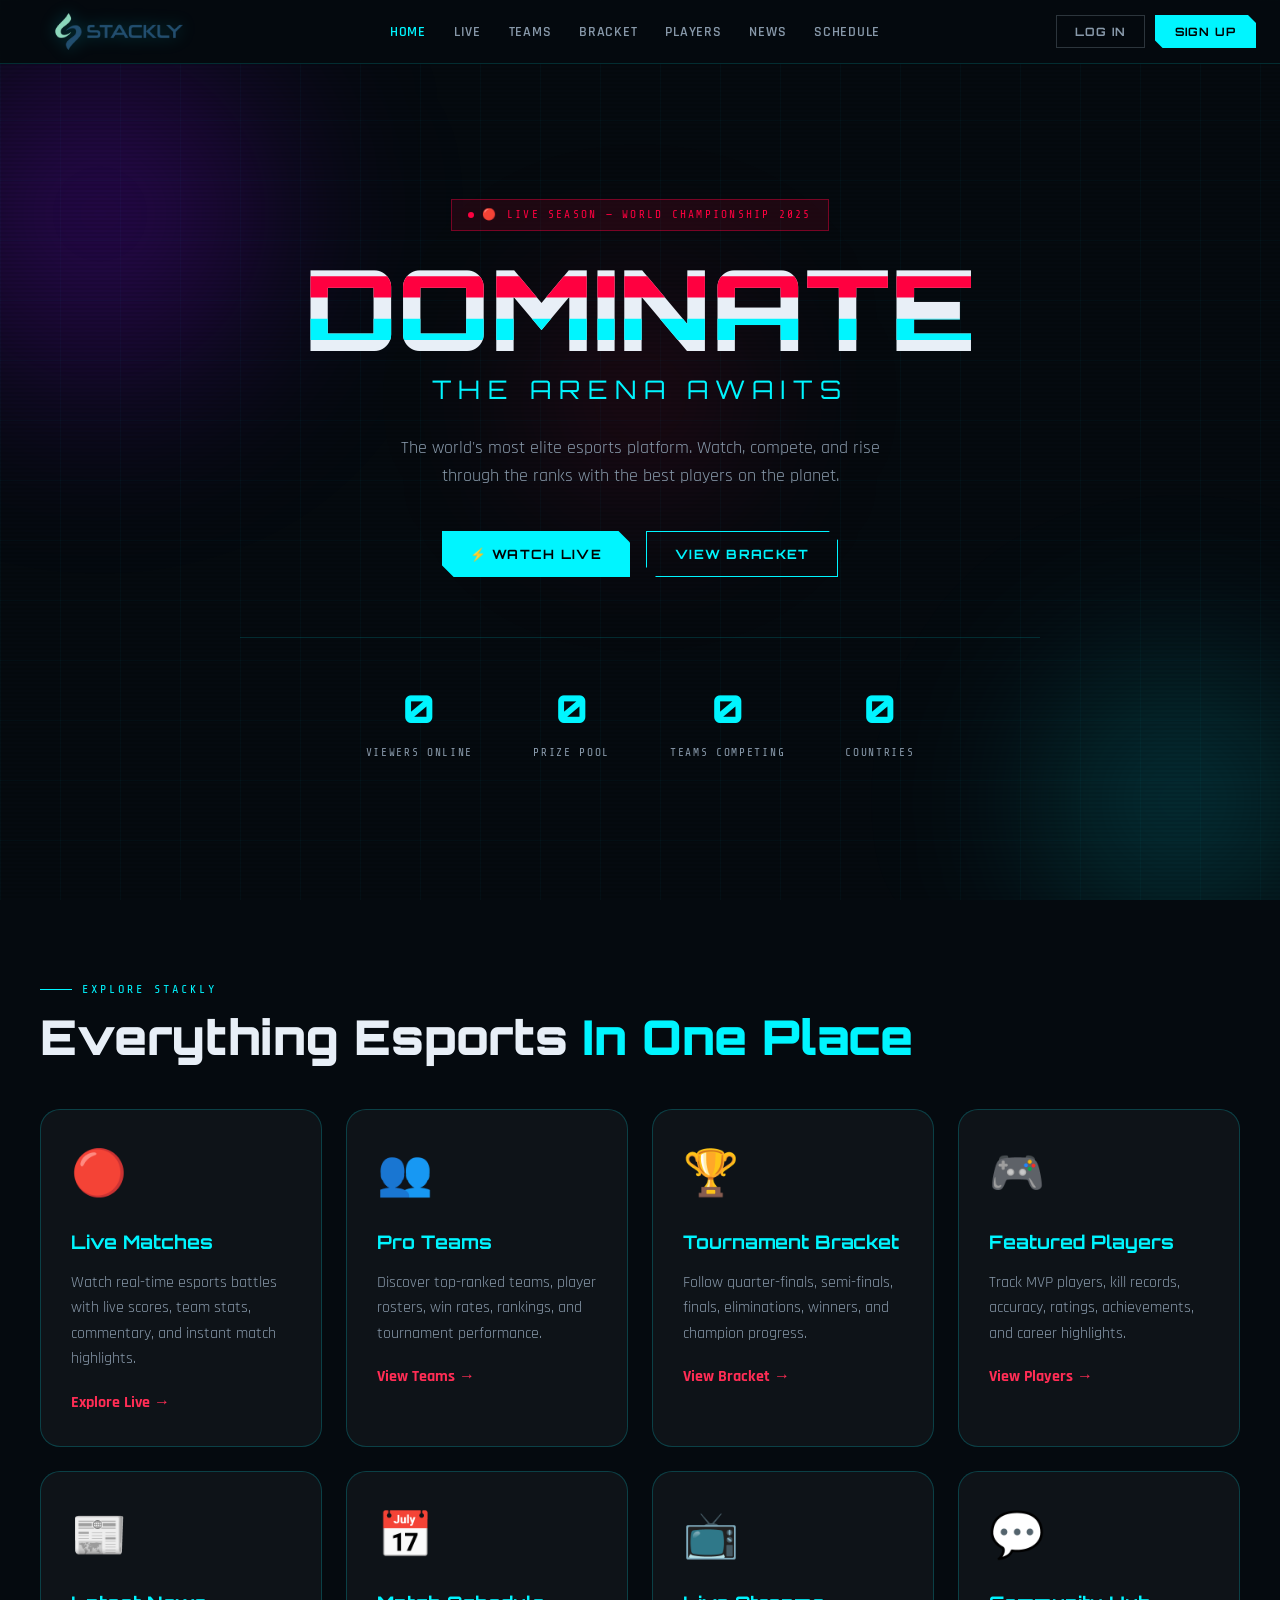
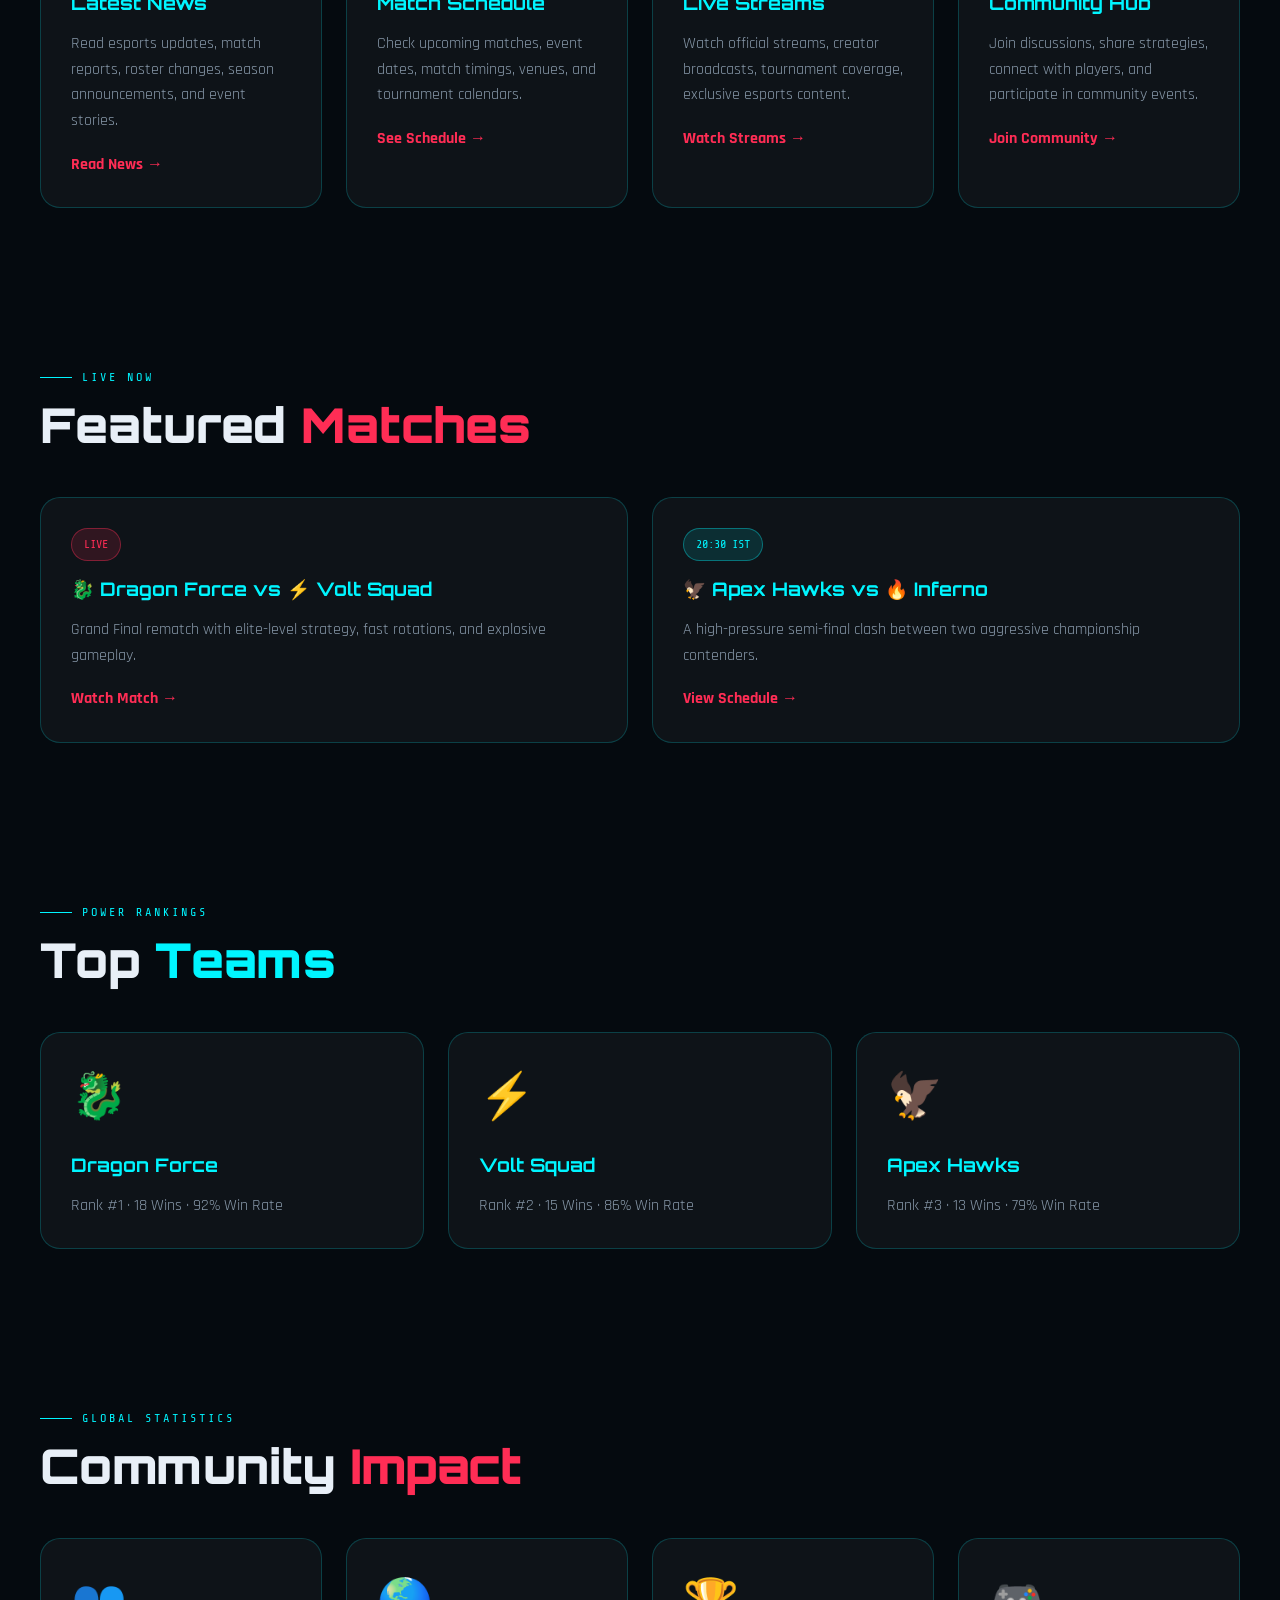
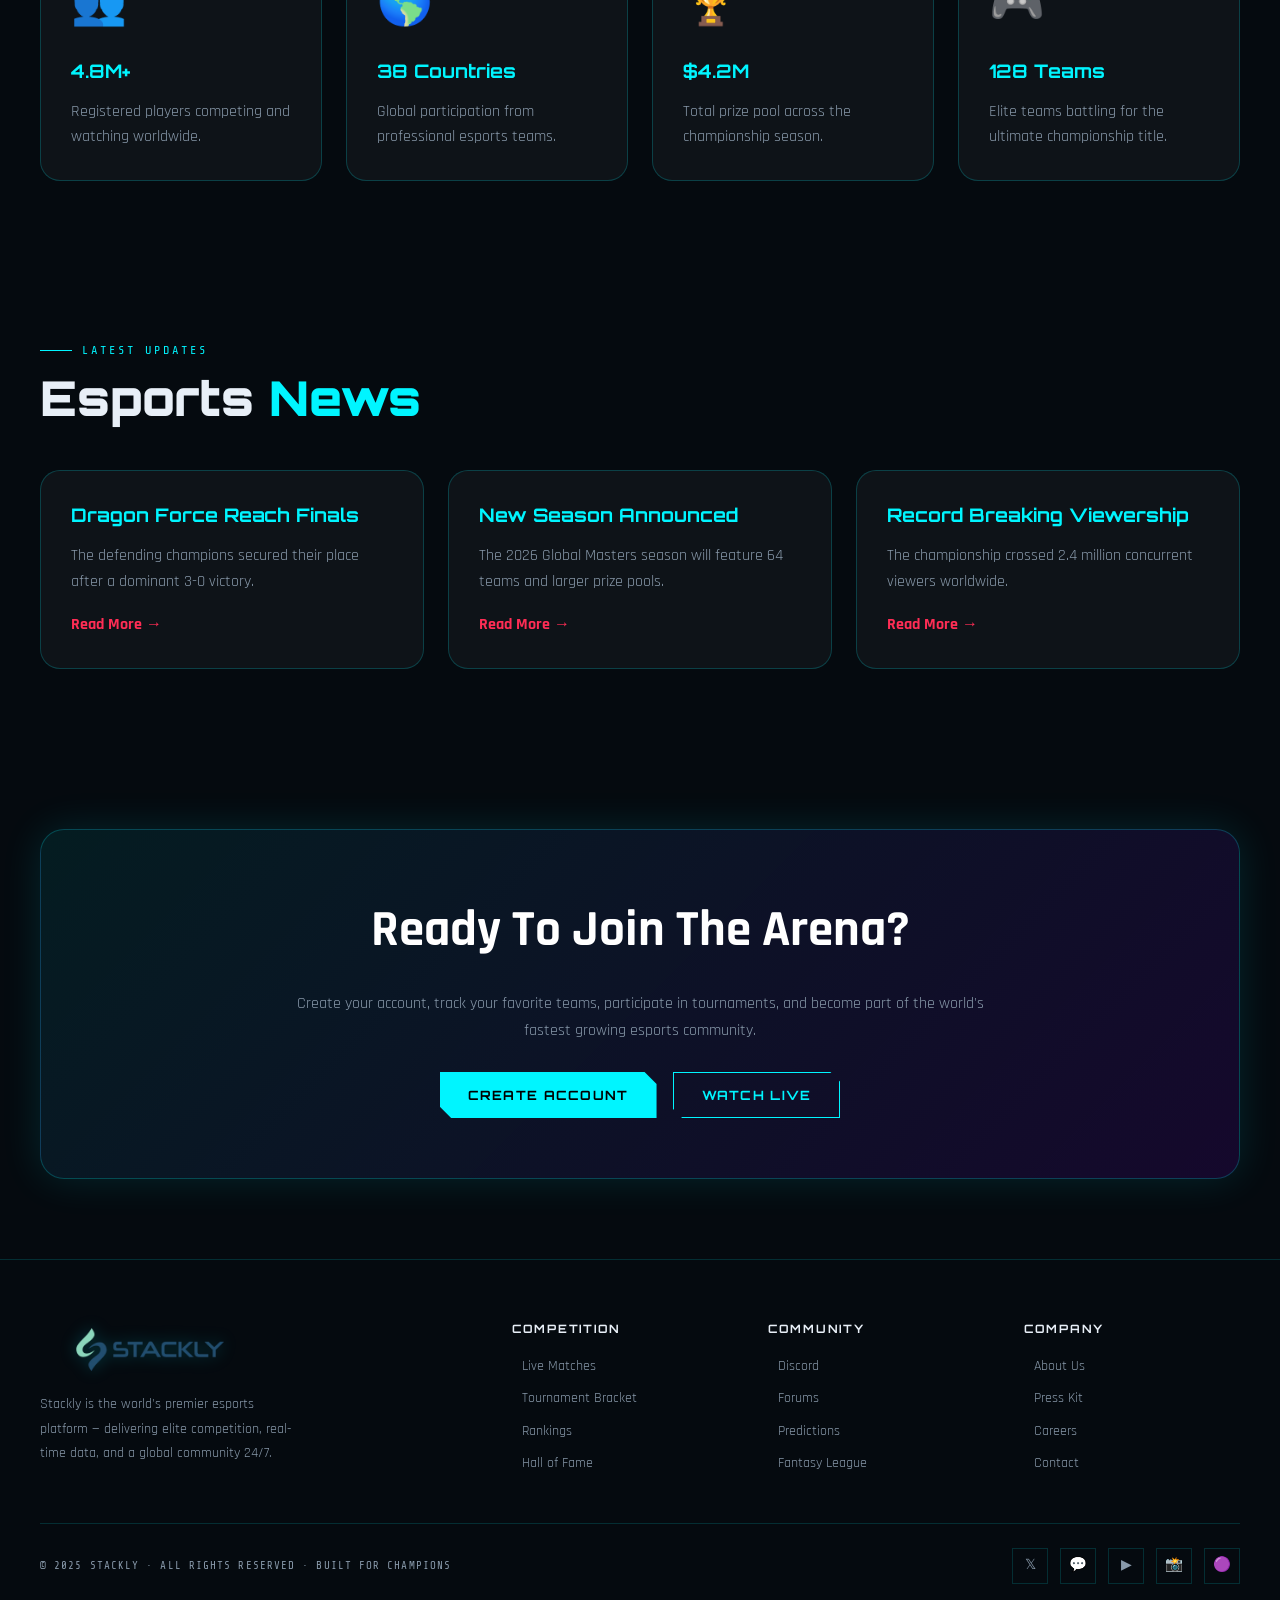
<file: index.html>
<!DOCTYPE html>
<html lang="en">
<head>
<meta charset="UTF-8" />
<meta name="viewport" content="width=device-width, initial-scale=1.0" />
<title>STACKLY — Esports HQ</title>

<link href="https://fonts.googleapis.com/css2?family=Orbitron:wght@400;700;900&family=Rajdhani:wght@300;400;500;600;700&family=Share+Tech+Mono&display=swap" rel="stylesheet" />
<link rel="stylesheet" href="styles.css" />
</head>

<body>

<nav class="nav">
  <a href="index.html" class="nav-logo">
    <img src="assets/logo-dark.webp" alt="Stackly Logo" class="site-logo-img">
  </a>

  <ul class="nav-links">
    <li><a href="index.html">Home</a></li>
    <li><a href="live.html">Live</a></li>
    <li><a href="teams.html">Teams</a></li>
    <li><a href="bracket.html">Bracket</a></li>
    <li><a href="players.html">Players</a></li>
    <li><a href="news.html">News</a></li>
    <li><a href="schedule.html">Schedule</a></li>
  </ul>

  <div class="nav-auth">
    <button class="btn-login" id="openLogin">Log In</button>
    <button class="btn-signup" id="openSignup">Sign Up</button>
  </div>

  <button class="hamburger" id="hamburger" aria-label="Menu">
    <span></span><span></span><span></span>
  </button>
</nav>

<div class="mobile-menu" id="mobileMenu">
  <a href="index.html">Home</a>
  <a href="live.html">Live Matches</a>
  <a href="featured.html">Featured Game</a>
  <a href="teams.html">Teams</a>
  <a href="bracket.html">Tournament</a>
  <a href="stats.html">Player Stats</a>
  <a href="players.html">Players</a>
  <a href="news.html">News</a>
  <a href="schedule.html">Schedule</a>
  <a href="streaming.html">Streams</a>
  <a href="community.html">Community</a>
  <a href="sponsors.html">Sponsors</a>

  <div class="mobile-auth-btns">
    <button class="btn-login" id="openLoginMobile">Log In</button>
    <button class="btn-signup" id="openSignupMobile">Sign Up</button>
  </div>
</div>

<main class="page-main">

<section class="hero">
  <div class="hero-bg-orb hero-orb1"></div>
  <div class="hero-bg-orb hero-orb2"></div>
  <div class="hero-bg-orb hero-orb3"></div>

  <div class="hero-content">
    <div class="hero-badge">🔴 Live Season — World Championship 2025</div>
    <h1 class="glitch-title" data-text="DOMINATE">DOMINATE</h1>
    <div class="hero-sub">The Arena Awaits</div>

    <p class="hero-desc">
      The world's most elite esports platform. Watch, compete, and rise through the ranks with the best players on the planet.
    </p>

    <div class="hero-buttons">
      <a href="live.html" class="btn btn-primary">⚡ Watch Live</a>
      <a href="bracket.html" class="btn btn-outline">View Bracket</a>
    </div>

    <div class="hero-stats">
      <div>
        <span class="hero-stat-num" data-count="2.4M">0</span>
        <span class="hero-stat-label">Viewers Online</span>
      </div>
      <div>
        <span class="hero-stat-num" data-count="$4.2M">0</span>
        <span class="hero-stat-label">Prize Pool</span>
      </div>
      <div>
        <span class="hero-stat-num" data-count="128">0</span>
        <span class="hero-stat-label">Teams Competing</span>
      </div>
      <div>
        <span class="hero-stat-num" data-count="38">0</span>
        <span class="hero-stat-label">Countries</span>
      </div>
    </div>
  </div>
</section>
<section class="section">
  <div class="section-inner">
    <div class="eyebrow">Explore Stackly</div>
    <h2 class="section-title">Everything Esports <span class="cyan">In One Place</span></h2>

    <div class="home-section-grid">

      <div class="home-section-card">
        <div class="home-icon">🔴</div>
        <h3>Live Matches</h3>
        <p>Watch real-time esports battles with live scores, team stats, commentary, and instant match highlights.</p>
        <a href="live.html">Explore Live →</a>
      </div>

      <div class="home-section-card">
        <div class="home-icon">👥</div>
        <h3>Pro Teams</h3>
        <p>Discover top-ranked teams, player rosters, win rates, rankings, and tournament performance.</p>
        <a href="teams.html">View Teams →</a>
      </div>

      <div class="home-section-card">
        <div class="home-icon">🏆</div>
        <h3>Tournament Bracket</h3>
        <p>Follow quarter-finals, semi-finals, finals, eliminations, winners, and champion progress.</p>
        <a href="bracket.html">View Bracket →</a>
      </div>

      <div class="home-section-card">
        <div class="home-icon">🎮</div>
        <h3>Featured Players</h3>
        <p>Track MVP players, kill records, accuracy, ratings, achievements, and career highlights.</p>
        <a href="players.html">View Players →</a>
      </div>

      <div class="home-section-card">
        <div class="home-icon">📰</div>
        <h3>Latest News</h3>
        <p>Read esports updates, match reports, roster changes, season announcements, and event stories.</p>
        <a href="news.html">Read News →</a>
      </div>

      <div class="home-section-card">
        <div class="home-icon">📅</div>
        <h3>Match Schedule</h3>
        <p>Check upcoming matches, event dates, match timings, venues, and tournament calendars.</p>
        <a href="schedule.html">See Schedule →</a>
      </div>

      <div class="home-section-card">
        <div class="home-icon">📺</div>
        <h3>Live Streams</h3>
        <p>Watch official streams, creator broadcasts, tournament coverage, exclusive esports content.</p>
        <a href="streaming.html">Watch Streams →</a>
      </div>

      <div class="home-section-card">
        <div class="home-icon">💬</div>
        <h3>Community Hub</h3>
        <p>Join discussions, share strategies, connect with players, and participate in community events.</p>
        <a href="community.html">Join Community →</a>
      </div>

    </div>
  </div>
</section>

<section class="section">
  <div class="section-inner">
    <div class="eyebrow">Live Now</div>
    <h2 class="section-title">Featured <span class="red">Matches</span></h2>

    <div class="home-section-grid">
      <div class="home-section-card">
        <span class="live-tag">LIVE</span>
        <h3>🐉 Dragon Force vs ⚡ Volt Squad</h3>
        <p>Grand Final rematch with elite-level strategy, fast rotations, and explosive gameplay.</p>
        <a href="live.html">Watch Match →</a>
      </div>

      <div class="home-section-card">
        <span class="time-tag">20:30 IST</span>
        <h3>🦅 Apex Hawks vs 🔥 Inferno</h3>
        <p>A high-pressure semi-final clash between two aggressive championship contenders.</p>
        <a href="schedule.html">View Schedule →</a>
      </div>
    </div>
  </div>
</section>

<section class="section">
  <div class="section-inner">
    <div class="eyebrow">Power Rankings</div>
    <h2 class="section-title">Top <span class="cyan">Teams</span></h2>

    <div class="home-section-grid">
      <div class="home-section-card">
        <div class="home-icon">🐉</div>
        <h3>Dragon Force</h3>
        <p>Rank #1 · 18 Wins · 92% Win Rate</p>
      </div>

      <div class="home-section-card">
        <div class="home-icon">⚡</div>
        <h3>Volt Squad</h3>
        <p>Rank #2 · 15 Wins · 86% Win Rate</p>
      </div>

      <div class="home-section-card">
        <div class="home-icon">🦅</div>
        <h3>Apex Hawks</h3>
        <p>Rank #3 · 13 Wins · 79% Win Rate</p>
      </div>
    </div>
  </div>
</section>

<section class="section">
  <div class="section-inner">
    <div class="eyebrow">Global Statistics</div>
    <h2 class="section-title">Community <span class="red">Impact</span></h2>

    <div class="home-section-grid">
      <div class="home-section-card">
        <div class="home-icon">👥</div>
        <h3>4.8M+</h3>
        <p>Registered players competing and watching worldwide.</p>
      </div>

      <div class="home-section-card">
        <div class="home-icon">🌎</div>
        <h3>38 Countries</h3>
        <p>Global participation from professional esports teams.</p>
      </div>

      <div class="home-section-card">
        <div class="home-icon">🏆</div>
        <h3>$4.2M</h3>
        <p>Total prize pool across the championship season.</p>
      </div>

      <div class="home-section-card">
        <div class="home-icon">🎮</div>
        <h3>128 Teams</h3>
        <p>Elite teams battling for the ultimate championship title.</p>
      </div>
    </div>
  </div>
</section>

<section class="section">
  <div class="section-inner">
    <div class="eyebrow">Latest Updates</div>
    <h2 class="section-title">Esports <span class="cyan">News</span></h2>

    <div class="home-section-grid">
      <div class="home-section-card">
        <h3>Dragon Force Reach Finals</h3>
        <p>The defending champions secured their place after a dominant 3-0 victory.</p>
        <a href="news.html">Read More →</a>
      </div>

      <div class="home-section-card">
        <h3>New Season Announced</h3>
        <p>The 2026 Global Masters season will feature 64 teams and larger prize pools.</p>
        <a href="news.html">Read More →</a>
      </div>

      <div class="home-section-card">
        <h3>Record Breaking Viewership</h3>
        <p>The championship crossed 2.4 million concurrent viewers worldwide.</p>
        <a href="news.html">Read More →</a>
      </div>
    </div>
  </div>
</section>

<section class="section">
  <div class="section-inner">
    <div class="home-cta-card">
      <h2>Ready To Join The Arena?</h2>
      <p>
        Create your account, track your favorite teams, participate in tournaments,
        and become part of the world's fastest growing esports community.
      </p>

      <div class="hero-buttons">
        <button class="btn btn-primary" id="openSignupCta">Create Account</button>
        <a href="live.html" class="btn btn-outline">Watch Live</a>
      </div>
    </div>
  </div>
</section>

</main>

<footer>
  <div class="footer-inner">
    <div class="footer-top">
      <div class="footer-brand">
        <a href="index.html" class="nav-logo">
          <img src="assets/logo-dark.webp" alt="Stackly Logo" class="site-logo-img footer-logo-img">
        </a>
        <p>Stackly is the world's premier esports platform — delivering elite competition, real-time data, and a global community 24/7.</p>
      </div>

      <div class="footer-col">
        <h4>Competition</h4>
        <ul>
          <li><a href="live.html">Live Matches</a></li>
          <li><a href="bracket.html">Tournament Bracket</a></li>
          <li><a href="players.html">Rankings</a></li>
          <li><a href="players.html">Hall of Fame</a></li>
        </ul>
      </div>

      <div class="footer-col">
        <h4>Community</h4>
        <ul>
          <li><a href="404page.html">Discord</a></li>
          <li><a href="404page.html">Forums</a></li>
          <li><a href="404page.html">Predictions</a></li>
          <li><a href="404page.html">Fantasy League</a></li>
        </ul>
      </div>

      <div class="footer-col">
        <h4>Company</h4>
        <ul>
          <li><a href="404page.html">About Us</a></li>
          <li><a href="404page.html">Press Kit</a></li>
          <li><a href="404page.html">Careers</a></li>
          <li><a href="404page.html">Contact</a></li>
        </ul>
      </div>
    </div>

    <div class="footer-bottom">
      <div class="footer-copy">© 2025 STACKLY · ALL RIGHTS RESERVED · BUILT FOR CHAMPIONS</div>
      <div class="footer-social">
        <a href="404page.html" class="social-link">𝕏</a>
        <a href="404page.html" class="social-link">💬</a>
        <a href="404page.html" class="social-link">▶</a>
        <a href="404page.html" class="social-link">📸</a>
        <a href="404page.html" class="social-link">🟣</a>
      </div>
    </div>
  </div>
</footer>

<div class="auth-overlay" id="authOverlay">
  <div class="auth-modal" id="authModal">
    <button class="auth-close" id="authClose" aria-label="Close">✕</button>

    <div class="auth-logo-wrap">
      <svg width="28" height="28" viewBox="0 0 34 34" fill="none">
        <rect x="4" y="22" width="8" height="5" rx="1" fill="#00F5FF"/>
        <rect x="4" y="15" width="13" height="5" rx="1" fill="#00F5FF" opacity="0.85"/>
        <rect x="4" y="8" width="18" height="5" rx="1" fill="#00F5FF" opacity="0.65"/>
        <rect x="4" y="1" width="26" height="5" rx="1" fill="#00F5FF" opacity="0.45"/>
        <rect x="24" y="15" width="6" height="12" rx="1" fill="#8B00FF" opacity="0.9"/>
      </svg>
      <span class="brand-stack">STACK</span><span class="brand-ly">LY</span>
    </div>

    <div class="auth-tabs">
      <button class="auth-tab active" data-tab="login">Log In</button>
      <button class="auth-tab" data-tab="signup">Sign Up</button>
    </div>

    <div class="auth-panel active" id="panel-login">
      <div class="auth-heading">Welcome back</div>
      <p class="auth-sub">Enter the arena. Your stats await.</p>

      <div class="auth-field">
        <label>Email Address</label>
        <input type="email" placeholder="you@example.com" />
      </div>

      <div class="auth-field">
        <label>Password</label>
        <input type="password" placeholder="••••••••" />
      </div>

      <a href="404page.html" class="auth-forgot">Forgot password?</a>
      <button class="auth-submit">Log In to Stackly</button>

      <div class="auth-divider"><span>or continue with</span></div>

      <div class="auth-social">
        <button class="auth-social-btn">🌐 Google</button>
        <button class="auth-social-btn">🎮 Discord</button>
      </div>

      <div class="auth-switch">Don't have an account? <button id="switchToSignup">Sign up free</button></div>
    </div>

    <div class="auth-panel" id="panel-signup">
      <div class="auth-heading">Create your account</div>
      <p class="auth-sub">Join 4.8M players — track matches, predict outcomes, rise the ranks.</p>

      <div class="auth-field-row">
        <div class="auth-field">
          <label>First Name</label>
          <input type="text" placeholder="Arjun" />
        </div>

        <div class="auth-field">
          <label>Last Name</label>
          <input type="text" placeholder="Sharma" />
        </div>
      </div>

      <div class="auth-field">
        <label>Gamertag / Username</label>
        <input type="text" placeholder="ZephyrX" />
      </div>

      <div class="auth-field">
        <label>Email Address</label>
        <input type="email" placeholder="you@example.com" />
      </div>

      <div class="auth-field">
        <label>Password</label>
        <input type="password" placeholder="Create a strong password" id="signupPassword" />

        <div class="password-strength">
          <div class="strength-bar" id="s1"></div>
          <div class="strength-bar" id="s2"></div>
          <div class="strength-bar" id="s3"></div>
          <div class="strength-bar" id="s4"></div>
        </div>
      </div>

      <button class="auth-submit">Create Account</button>

      <div class="auth-divider"><span>or sign up with</span></div>

      <div class="auth-social">
        <button class="auth-social-btn">🌐 Google</button>
        <button class="auth-social-btn">🎮 Discord</button>
      </div>

      <p class="auth-terms">By signing up you agree to our <a href="404page.html">Terms of Service</a> and <a href="404page.html">Privacy Policy</a>.</p>
      <div class="auth-switch">Already have an account? <button id="switchToLogin">Log in</button></div>
    </div>
  </div>
</div>

<script src="script.js"></script>

<script>
/* ===== BUTTON FIXES ===== */
document.addEventListener("DOMContentLoaded", () => {
  const authOverlay = document.getElementById("authOverlay");
  const authClose = document.getElementById("authClose");
  const hamburger = document.getElementById("hamburger");
  const mobileMenu = document.getElementById("mobileMenu");

  const openLogin = document.getElementById("openLogin");
  const openSignup = document.getElementById("openSignup");
  const openLoginMobile = document.getElementById("openLoginMobile");
  const openSignupMobile = document.getElementById("openSignupMobile");
  const openSignupCta = document.getElementById("openSignupCta");

  const switchToSignup = document.getElementById("switchToSignup");
  const switchToLogin = document.getElementById("switchToLogin");
  const authTabs = document.querySelectorAll(".auth-tab");
  const signupPassword = document.getElementById("signupPassword");

  function closeMobileMenu(){
    if(mobileMenu) mobileMenu.classList.remove("active", "show", "open");
    if(hamburger) hamburger.classList.remove("active", "show", "open");
    document.body.classList.remove("menu-open");
  }

  function openAuth(tabName = "login"){
    if(!authOverlay) return;
    authOverlay.classList.add("active", "show", "open");
    document.body.classList.add("auth-open");
    closeMobileMenu();
    showTab(tabName);
  }

  function closeAuth(){
    if(!authOverlay) return;
    authOverlay.classList.remove("active", "show", "open");
    document.body.classList.remove("auth-open");
  }

  function showTab(tabName){
    document.querySelectorAll(".auth-tab").forEach(tab => {
      tab.classList.toggle("active", tab.dataset.tab === tabName);
    });

    document.querySelectorAll(".auth-panel").forEach(panel => {
      panel.classList.remove("active");
    });

    const activePanel = document.getElementById("panel-" + tabName);
    if(activePanel) activePanel.classList.add("active");
  }

  /* Desktop + mobile auth buttons */
  if(openLogin) openLogin.addEventListener("click", () => openAuth("login"));
  if(openSignup) openSignup.addEventListener("click", () => window.location.href = "signup.html");
  if(openLoginMobile) openLoginMobile.addEventListener("click", () => openAuth("login"));
  if(openSignupMobile) openSignupMobile.addEventListener("click", () => window.location.href = "signup.html");
  if(openSignupCta) openSignupCta.addEventListener("click", () => window.location.href = "signup.html");

  /* Modal close */
  if(authClose) authClose.addEventListener("click", closeAuth);

  if(authOverlay){
    authOverlay.addEventListener("click", (e) => {
      if(e.target === authOverlay) closeAuth();
    });
  }

  document.addEventListener("keydown", (e) => {
    if(e.key === "Escape"){
      closeAuth();
      closeMobileMenu();
    }
  });

  /* Tabs and switch links */
  authTabs.forEach(tab => {
    tab.addEventListener("click", () => showTab(tab.dataset.tab));
  });

  if(switchToSignup) switchToSignup.addEventListener("click", () => window.location.href = "signup.html");
  if(switchToLogin) switchToLogin.addEventListener("click", () => showTab("login"));

  /* Hamburger menu */
  if(hamburger && mobileMenu){
    hamburger.addEventListener("click", () => {
      hamburger.classList.toggle("active");
      mobileMenu.classList.toggle("active");
      document.body.classList.toggle("menu-open");
    });
  }

  document.querySelectorAll("#mobileMenu a").forEach(link => {
    link.addEventListener("click", closeMobileMenu);
  });

  /* Password strength bars */
  if(signupPassword){
    signupPassword.addEventListener("input", () => {
      const value = signupPassword.value;
      let score = 0;

      if(value.length >= 6) score++;
      if(/[A-Z]/.test(value)) score++;
      if(/[0-9]/.test(value)) score++;
      if(/[^A-Za-z0-9]/.test(value)) score++;

      document.querySelectorAll(".strength-bar").forEach((bar, index) => {
        bar.classList.toggle("active", index < score);
      });
    });
  }

  /* Login/Create Account submit buttons */
  document.querySelectorAll(".auth-submit").forEach(button => {
    button.addEventListener("click", (e) => {
      e.preventDefault();

      const panel = button.closest(".auth-panel");
      const isSignup = panel && panel.id === "panel-signup";

      if(isSignup){
        alert("Account created successfully!");
      }else{
        alert("Logged in successfully!");
      }

      closeAuth();
    });
  });

  /* Forgot password / terms / privacy demo links */
  const forgot = document.querySelector(".auth-forgot");
  if(forgot){
    forgot.addEventListener("click", (e) => {
      e.preventDefault();
      alert("Password reset link will be sent to your email.");
    });
  }

  document.querySelectorAll(".auth-social-btn").forEach(button => {
    button.addEventListener("click", () => {
      alert(button.textContent.trim() + " login coming soon!");
    });
  });
});
</script>

</body>
</html>
</file>
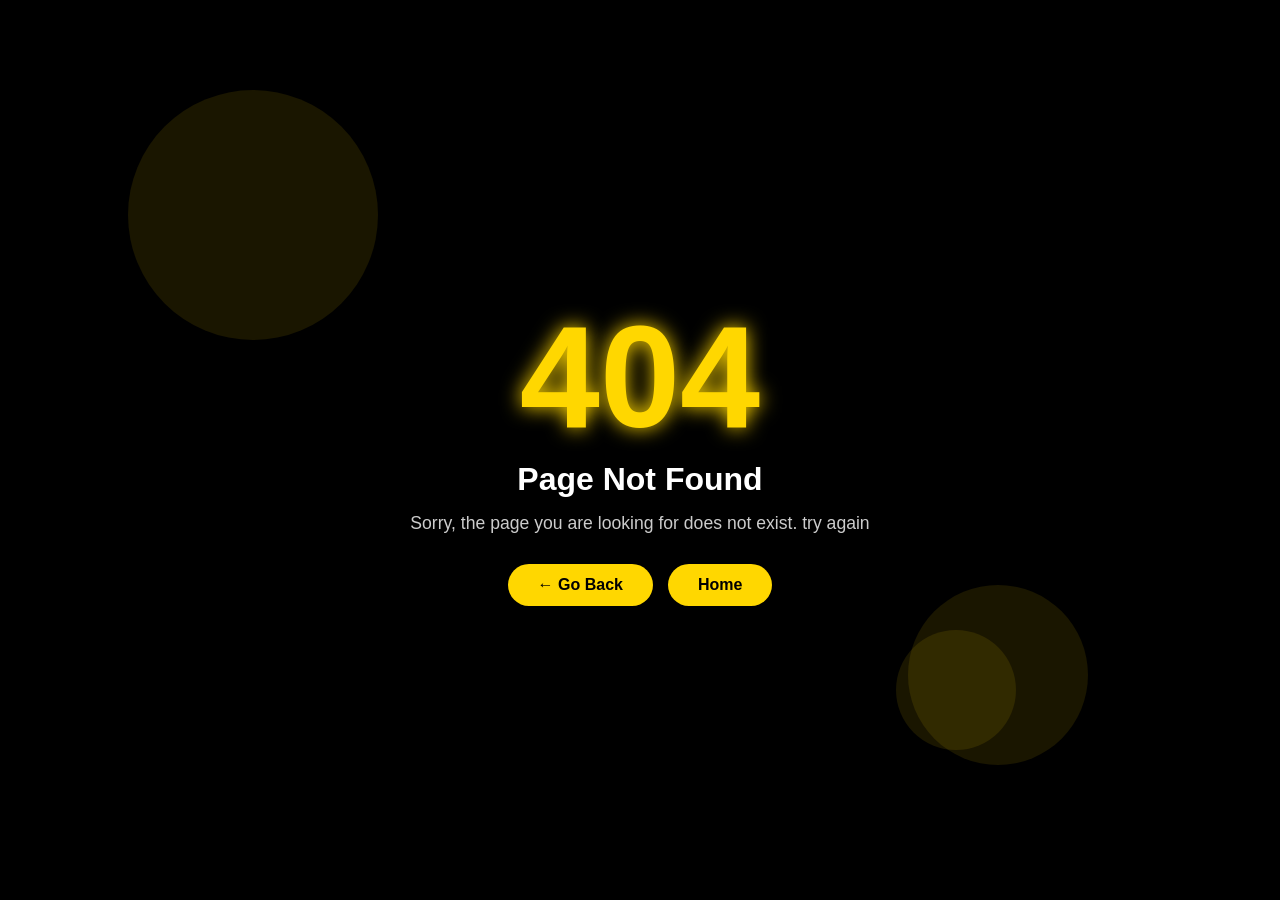
<file: 404page.html>
<!DOCTYPE html>
<html lang="en">
<head>
<meta charset="UTF-8">
<meta name="viewport" content="width=device-width, initial-scale=1.0">
<title>404 - Page Not Found</title>

<style>
*{
    margin:0;
    padding:0;
    box-sizing:border-box;
    font-family:'Segoe UI', sans-serif;
}

body{
    min-height:100vh;
    display:flex;
    justify-content:center;
    align-items:center;
    background:#000;
    color:#fff;
    overflow:hidden;
    padding:20px;
}

.container{
    text-align:center;
    animation:fadeIn 1.5s ease;
    position:relative;
    z-index:2;
}

h1{
    font-size:9rem;
    color:#FFD700;
    text-shadow:0 0 20px #FFD700;
    animation:glow 2s infinite alternate;
}

h2{
    font-size:2rem;
    margin-bottom:15px;
    color:#fff;
}

p{
    color:#ccc;
    margin-bottom:30px;
    font-size:1.1rem;
}

.buttons{
    display:flex;
    justify-content:center;
    gap:15px;
    flex-wrap:wrap;
}

.btn{
    display:inline-block;
    padding:12px 30px;
    background:#FFD700;
    color:#000;
    text-decoration:none;
    border-radius:30px;
    font-weight:bold;
    transition:0.4s;
    border:none;
    cursor:pointer;
    font-size:1rem;
}

.btn:hover{
    background:#fff;
    transform:scale(1.08);
    box-shadow:0 0 20px #FFD700;
}

.circle{
    position:absolute;
    border-radius:50%;
    background:rgba(255,215,0,0.1);
    animation:float 8s infinite linear;
}

.circle:nth-child(1){
    width:250px;
    height:250px;
    top:10%;
    left:10%;
}

.circle:nth-child(2){
    width:180px;
    height:180px;
    bottom:15%;
    right:15%;
    animation-duration:10s;
}

.circle:nth-child(3){
    width:120px;
    height:120px;
    top:70%;
    left:70%;
    animation-duration:12s;
}

@keyframes glow{
    from{
        text-shadow:0 0 10px #FFD700;
    }
    to{
        text-shadow:0 0 30px #FFD700,
                    0 0 50px #FFD700;
    }
}

@keyframes float{
    0%{
        transform:translateY(0px);
    }
    50%{
        transform:translateY(-30px);
    }
    100%{
        transform:translateY(0px);
    }
}

@keyframes fadeIn{
    from{
        opacity:0;
        transform:translateY(30px);
    }
    to{
        opacity:1;
        transform:translateY(0);
    }
}

@media(max-width:600px){
    h1{
        font-size:6rem;
    }

    h2{
        font-size:1.5rem;
    }

    p{
        font-size:1rem;
    }

    .btn{
        width:100%;
        max-width:220px;
    }
}
</style>
</head>

<body>

<div class="circle"></div>
<div class="circle"></div>
<div class="circle"></div>

<div class="container">
    <h1>404</h1>
    <h2>Page Not Found</h2>
    <p>Sorry, the page you are looking for does not exist. try again</p>

    <div class="buttons">
        <button class="btn" onclick="history.back()">← Go Back</button>
        <a href="index.html" class="btn">Home</a>
    </div>
</div>

</body>
</html>
</file>
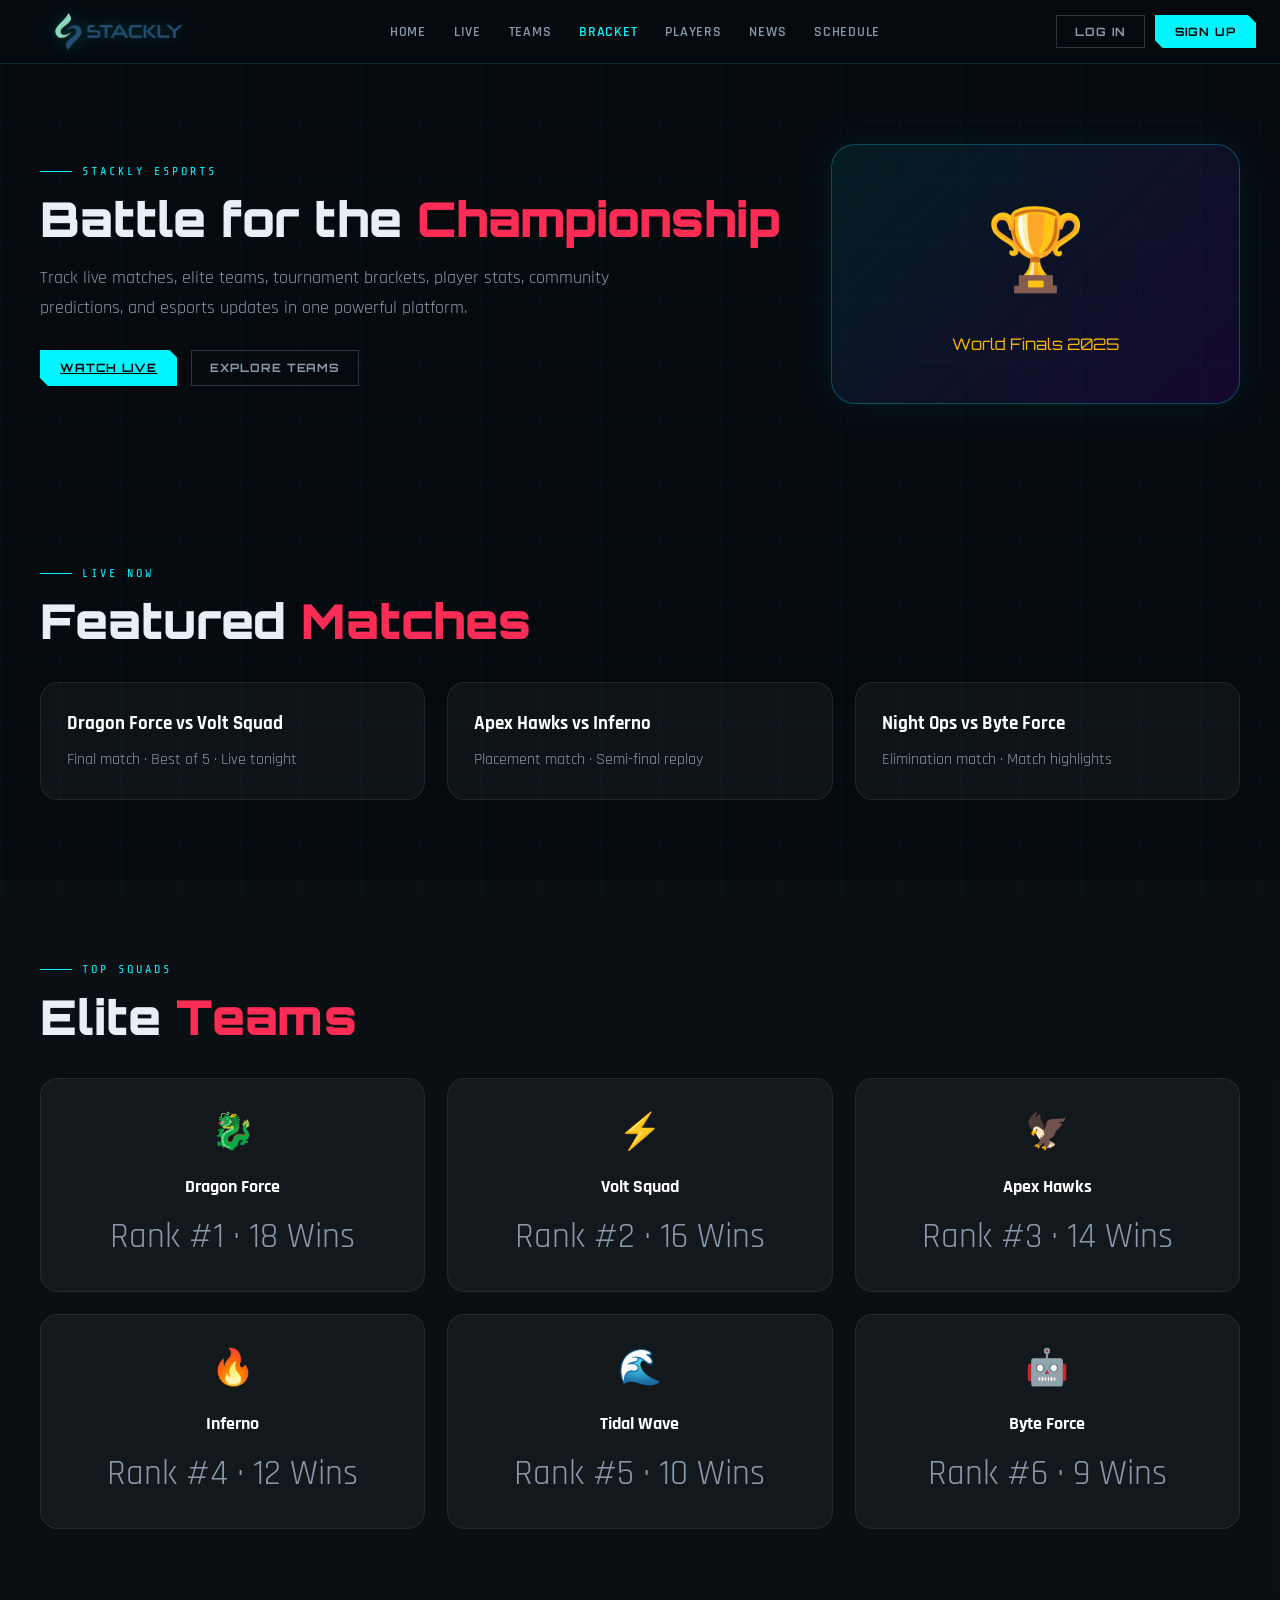
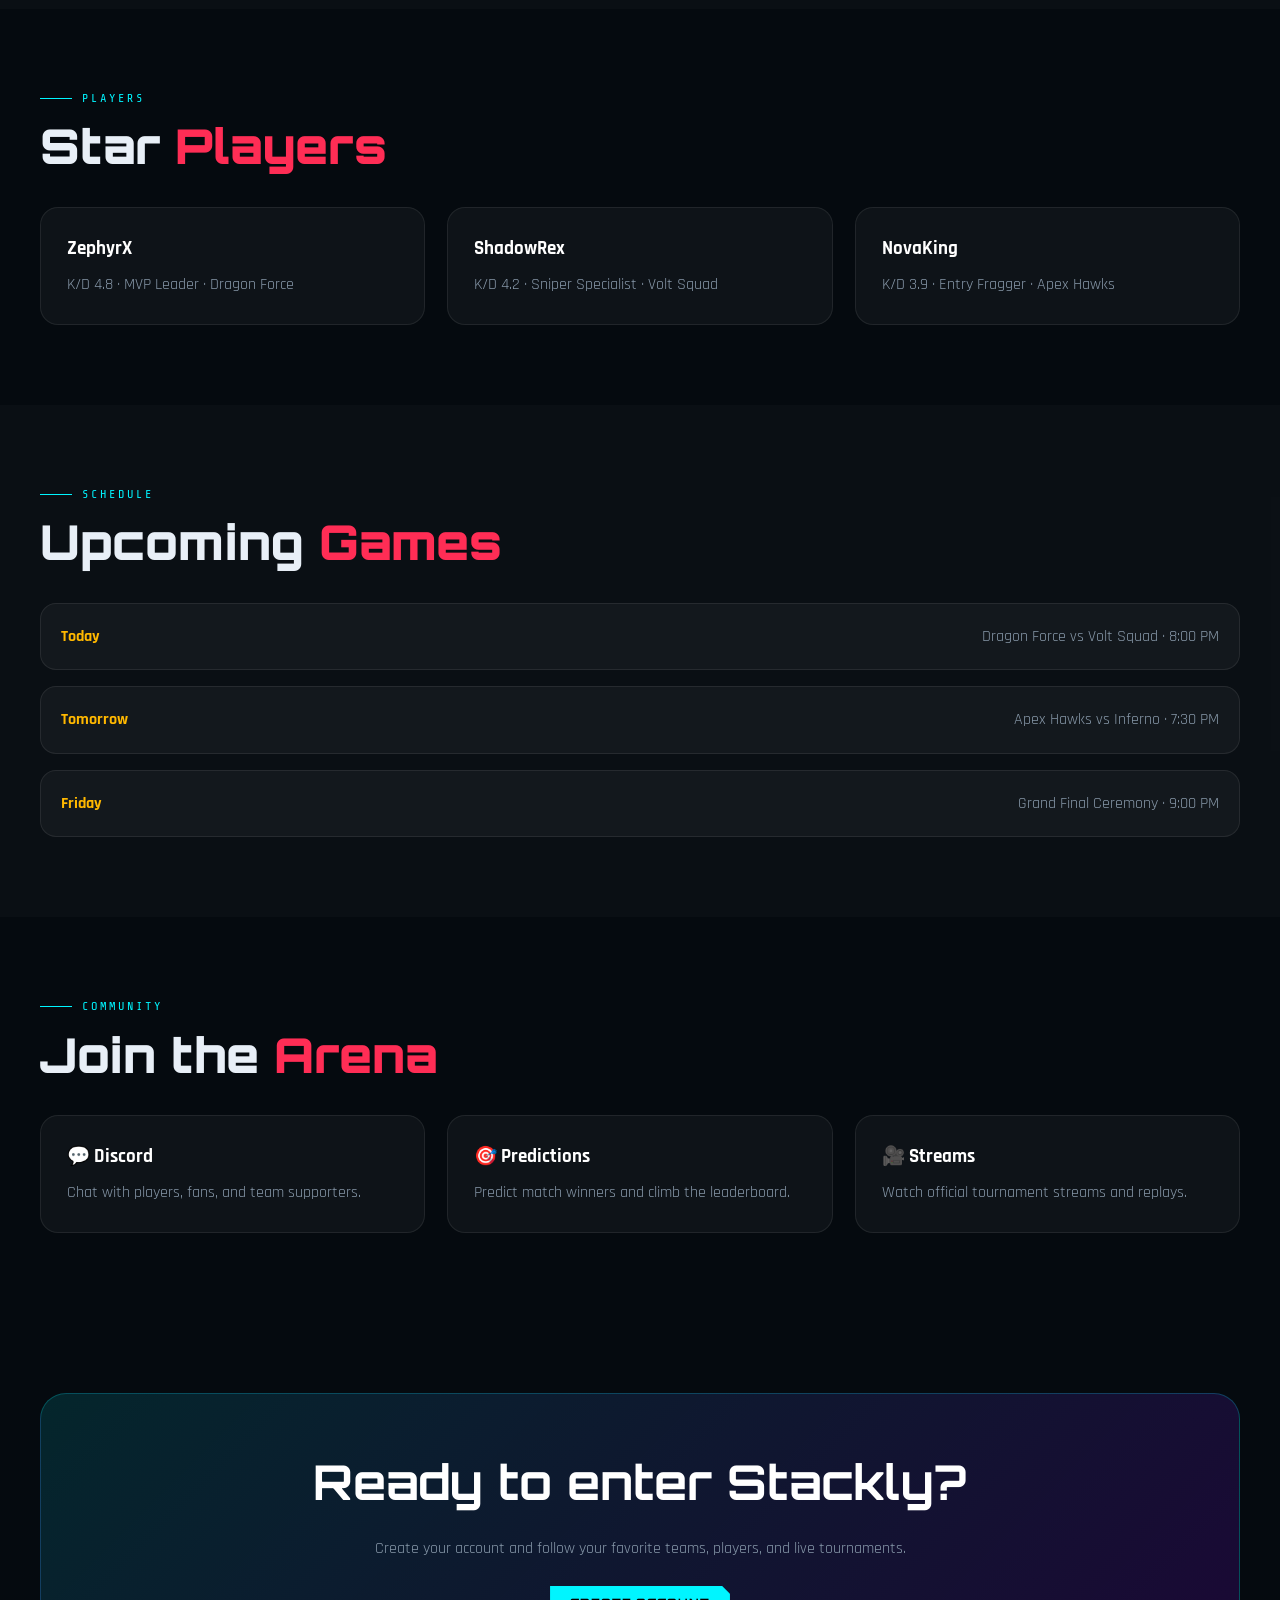
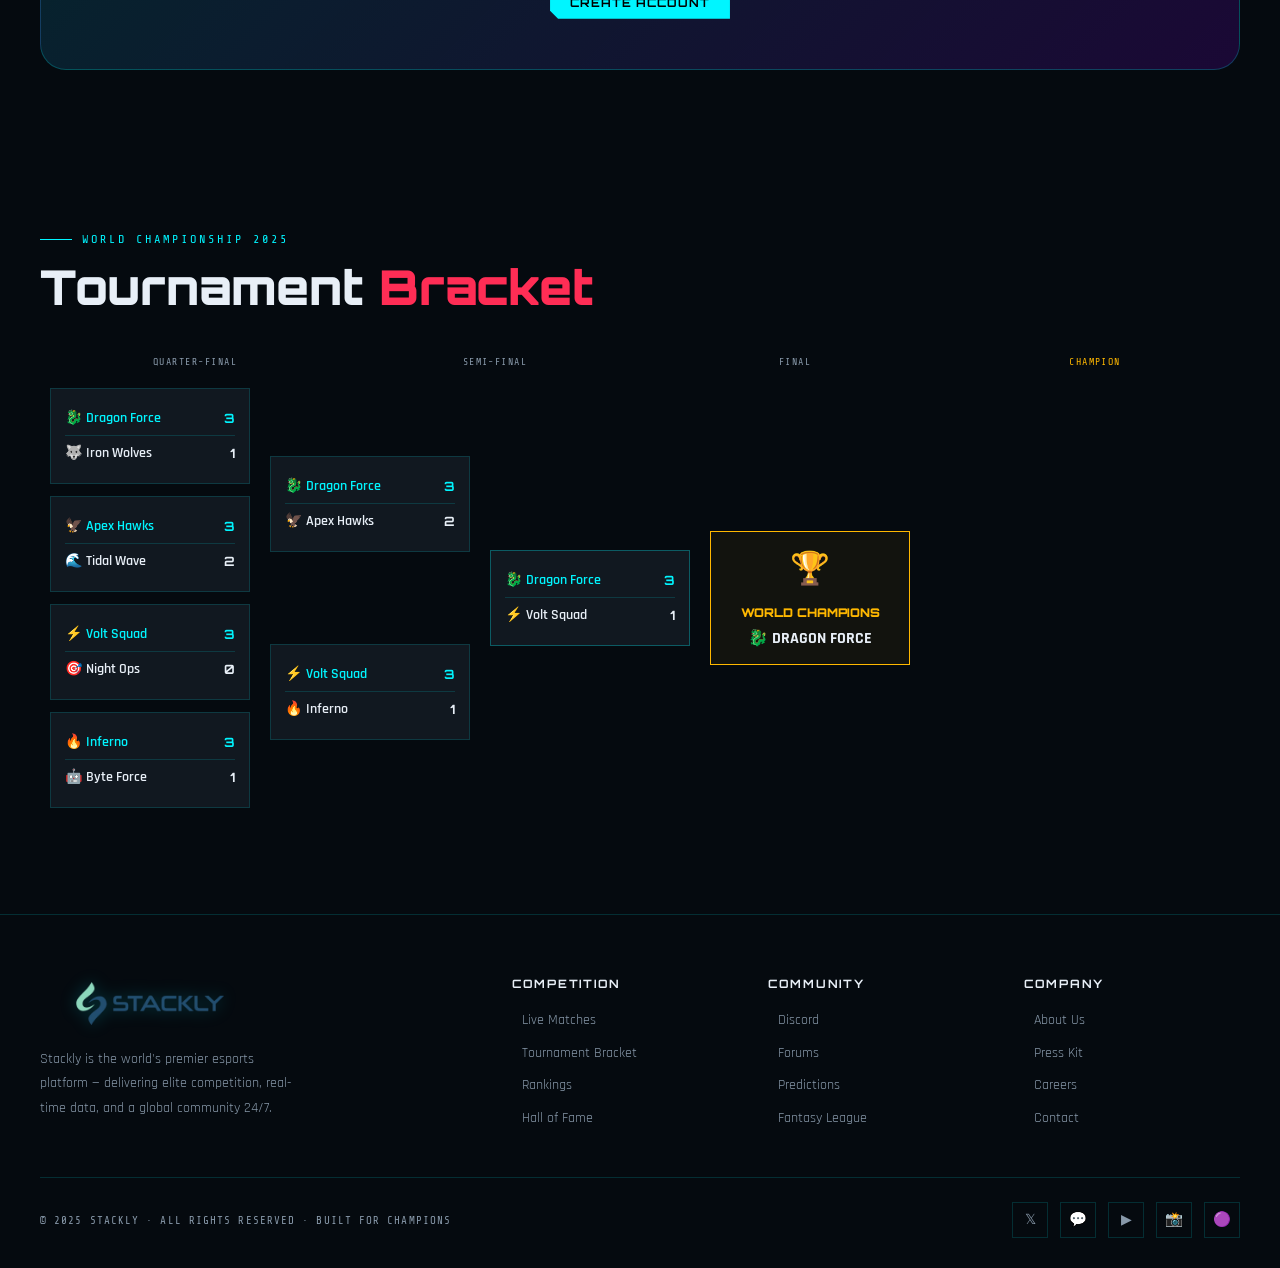
<file: bracket.html>
<!DOCTYPE html>
<html lang="en">
<head>
<meta charset="UTF-8" />
<meta name="viewport" content="width=device-width, initial-scale=1.0" />
<title>Tournament Bracket — STACKLY</title>

<link href="https://fonts.googleapis.com/css2?family=Orbitron:wght@400;700;900&family=Rajdhani:wght@300;400;500;600;700&family=Share+Tech+Mono&display=swap" rel="stylesheet" />

<link rel="stylesheet" href="styles.css" />

<style>
.section-text{
  max-width:650px;
  color:var(--muted);
  font-size:1.1rem;
  line-height:1.7;
  margin-top:18px;
}

.hero-grid{
  display:grid;
  grid-template-columns:1.3fr .7fr;
  gap:32px;
  align-items:center;
}

.hero-actions{
  display:flex;
  gap:14px;
  flex-wrap:wrap;
  margin-top:26px;
}

.hero-card{
  min-height:260px;
  border:1px solid rgba(0,245,255,.25);
  background:linear-gradient(135deg,rgba(0,245,255,.08),rgba(139,0,255,.12));
  border-radius:24px;
  display:flex;
  align-items:center;
  justify-content:center;
  flex-direction:column;
  font-size:5rem;
  box-shadow:0 0 40px rgba(0,245,255,.08);
}

.hero-card span{
  font-family:'Orbitron',sans-serif;
  font-size:1rem;
  color:var(--gold);
  margin-top:14px;
}

.cards-grid{
  display:grid;
  grid-template-columns:repeat(3,1fr);
  gap:22px;
  margin-top:34px;
}

.info-card,
.team-card{
  padding:26px;
  border:1px solid rgba(255,255,255,.08);
  background:rgba(255,255,255,.04);
  border-radius:18px;
  transition:.3s ease;
}

.info-card:hover,
.team-card:hover{
  transform:translateY(-8px);
  border-color:rgba(0,245,255,.4);
  box-shadow:0 16px 40px rgba(0,245,255,.08);
}

.info-card h3,
.team-card h3{
  color:#fff;
  margin-bottom:8px;
}

.info-card p,
.team-card p{
  color:var(--muted);
  line-height:1.6;
}

.team-card{
  text-align:center;
  font-size:2.2rem;
}

.team-card h3{
  font-size:1.1rem;
  margin-top:12px;
}

.section-dark{
  background:rgba(255,255,255,.025);
}

.schedule-list{
  display:grid;
  gap:16px;
  margin-top:34px;
}

.schedule-list div{
  display:flex;
  justify-content:space-between;
  gap:18px;
  padding:20px;
  border:1px solid rgba(255,255,255,.08);
  background:rgba(255,255,255,.04);
  border-radius:16px;
}

.schedule-list strong{
  color:var(--gold);
}

.schedule-list span{
  color:var(--muted);
}

.cta-box{
  text-align:center;
  padding:50px 24px;
  border-radius:26px;
  background:linear-gradient(135deg,rgba(0,245,255,.12),rgba(139,0,255,.16));
  border:1px solid rgba(0,245,255,.22);
}

.cta-box h2{
  color:#fff;
  font-family:'Orbitron',sans-serif;
  font-size:clamp(1.8rem,4vw,3rem);
}

.cta-box p{
  color:var(--muted);
  max-width:650px;
  margin:14px auto 24px;
  line-height:1.7;
}

@media(max-width:900px){
  .hero-grid{
    grid-template-columns:1fr;
  }

  .cards-grid{
    grid-template-columns:repeat(2,1fr);
  }

  .hero-card{
    min-height:220px;
  }
}

@media(max-width:600px){
  .section{
    padding:70px 18px;
  }

  .cards-grid{
    grid-template-columns:1fr;
  }

  .schedule-list div{
    flex-direction:column;
  }

  .hero-actions{
    flex-direction:column;
  }

  .hero-actions a,
  .cta-box button{
    width:100%;
    text-align:center;
    justify-content:center;
  }
}
</style>
</head>

<body>

<nav class="nav">
  <a href="index.html" class="nav-logo">
    <img src="assets/logo-dark.webp" alt="Stackly Logo" class="site-logo-img">
  </a>

  <ul class="nav-links">
    <li><a href="index.html">Home</a></li>
    <li><a href="live.html">Live</a></li>
    <li><a href="teams.html">Teams</a></li>
    <li><a href="bracket.html">Bracket</a></li>
    <li><a href="players.html">Players</a></li>
    <li><a href="news.html">News</a></li>
    <li><a href="schedule.html">Schedule</a></li>
  </ul>

  <div class="nav-auth">
    <button class="btn-login" id="openLogin">Log In</button>
    <button class="btn-signup" id="openSignup">Sign Up</button>
  </div>

  <button class="hamburger" id="hamburger" aria-label="Menu">
    <span></span><span></span><span></span>
  </button>
</nav>

<div class="mobile-menu" id="mobileMenu">
  <a href="index.html">Home</a>
  <a href="live.html">Live Matches</a>
  <a href="featured.html">Featured Game</a>
  <a href="teams.html">Teams</a>
  <a href="bracket.html">Tournament</a>
  <a href="stats.html">Player Stats</a>
  <a href="players.html">Players</a>
  <a href="news.html">News</a>
  <a href="schedule.html">Schedule</a>
  <a href="streaming.html">Streams</a>
  <a href="community.html">Community</a>
  <a href="sponsors.html">Sponsors</a>

  <div class="mobile-auth-btns">
    <button class="btn-login" id="openLoginMobile">Log In</button>
    <button class="btn-signup" id="openSignupMobile">Sign Up</button>
  </div>
</div>

<main class="page-main">

<section class="section hero-section">
  <div class="section-inner hero-grid">
    <div>
      <div class="eyebrow">STACKLY ESPORTS</div>
      <h1 class="section-title">Battle for the <span class="red">Championship</span></h1>
      <p class="section-text">
        Track live matches, elite teams, tournament brackets, player stats, community predictions,
        and esports updates in one powerful platform.
      </p>
      <div class="hero-actions">
        <a href="live.html" class="btn-signup">Watch Live</a>
        <a href="teams.html" class="btn-login">Explore Teams</a>
      </div>
    </div>

    <div class="hero-card">
      🏆
      <span>World Finals 2025</span>
    </div>
  </div>
</section>

<section class="section">
  <div class="section-inner">
    <div class="eyebrow">Live Now</div>
    <h2 class="section-title">Featured <span class="red">Matches</span></h2>

    <div class="cards-grid">
      <div class="info-card">
        <h3>Dragon Force vs Volt Squad</h3>
        <p>Final match · Best of 5 · Live tonight</p>
      </div>
      <div class="info-card">
        <h3>Apex Hawks vs Inferno</h3>
        <p>Placement match · Semi-final replay</p>
      </div>
      <div class="info-card">
        <h3>Night Ops vs Byte Force</h3>
        <p>Elimination match · Match highlights</p>
      </div>
    </div>
  </div>
</section>

<section class="section section-dark">
  <div class="section-inner">
    <div class="eyebrow">Top Squads</div>
    <h2 class="section-title">Elite <span class="red">Teams</span></h2>

    <div class="cards-grid">
      <div class="team-card">🐉 <h3>Dragon Force</h3><p>Rank #1 · 18 Wins</p></div>
      <div class="team-card">⚡ <h3>Volt Squad</h3><p>Rank #2 · 16 Wins</p></div>
      <div class="team-card">🦅 <h3>Apex Hawks</h3><p>Rank #3 · 14 Wins</p></div>
      <div class="team-card">🔥 <h3>Inferno</h3><p>Rank #4 · 12 Wins</p></div>
      <div class="team-card">🌊 <h3>Tidal Wave</h3><p>Rank #5 · 10 Wins</p></div>
      <div class="team-card">🤖 <h3>Byte Force</h3><p>Rank #6 · 9 Wins</p></div>
    </div>
  </div>
</section>

<section class="section">
  <div class="section-inner">
    <div class="eyebrow">Players</div>
    <h2 class="section-title">Star <span class="red">Players</span></h2>

    <div class="cards-grid">
      <div class="info-card">
        <h3>ZephyrX</h3>
        <p>K/D 4.8 · MVP Leader · Dragon Force</p>
      </div>
      <div class="info-card">
        <h3>ShadowRex</h3>
        <p>K/D 4.2 · Sniper Specialist · Volt Squad</p>
      </div>
      <div class="info-card">
        <h3>NovaKing</h3>
        <p>K/D 3.9 · Entry Fragger · Apex Hawks</p>
      </div>
    </div>
  </div>
</section>

<section class="section section-dark">
  <div class="section-inner">
    <div class="eyebrow">Schedule</div>
    <h2 class="section-title">Upcoming <span class="red">Games</span></h2>

    <div class="schedule-list">
      <div>
        <strong>Today</strong>
        <span>Dragon Force vs Volt Squad · 8:00 PM</span>
      </div>
      <div>
        <strong>Tomorrow</strong>
        <span>Apex Hawks vs Inferno · 7:30 PM</span>
      </div>
      <div>
        <strong>Friday</strong>
        <span>Grand Final Ceremony · 9:00 PM</span>
      </div>
    </div>
  </div>
</section>

<section class="section">
  <div class="section-inner">
    <div class="eyebrow">Community</div>
    <h2 class="section-title">Join the <span class="red">Arena</span></h2>

    <div class="cards-grid">
      <div class="info-card">
        <h3>💬 Discord</h3>
        <p>Chat with players, fans, and team supporters.</p>
      </div>
      <div class="info-card">
        <h3>🎯 Predictions</h3>
        <p>Predict match winners and climb the leaderboard.</p>
      </div>
      <div class="info-card">
        <h3>🎥 Streams</h3>
        <p>Watch official tournament streams and replays.</p>
      </div>
    </div>
  </div>
</section>

<section class="section cta-section">
  <div class="section-inner cta-box">
    <h2>Ready to enter Stackly?</h2>
    <p>Create your account and follow your favorite teams, players, and live tournaments.</p>
    <button class="btn-signup" id="openSignupCta">Create Account</button>
  </div>
</section>

<section class="section bracket" id="bracket">
  <div class="section-inner">
    <div class="eyebrow">World Championship 2025</div>
    <h2 class="section-title reveal">Tournament <span class="red">Bracket</span></h2>

    <div class="bracket-visual reveal reveal-delay-1">
      <div style="display:flex;gap:0;min-width:880px;">
        <div style="flex:1;text-align:center;padding-bottom:8px;font-family:'Share Tech Mono',monospace;font-size:0.62rem;letter-spacing:0.15em;color:var(--muted);text-transform:uppercase;padding-left:10px">Quarter-Final</div>
        <div style="flex:1;text-align:center;padding-bottom:8px;font-family:'Share Tech Mono',monospace;font-size:0.62rem;letter-spacing:0.15em;color:var(--muted);text-transform:uppercase;padding-left:10px">Semi-Final</div>
        <div style="flex:1;text-align:center;padding-bottom:8px;font-family:'Share Tech Mono',monospace;font-size:0.62rem;letter-spacing:0.15em;color:var(--muted);text-transform:uppercase;padding-left:10px">Final</div>
        <div style="flex:1;text-align:center;padding-bottom:8px;font-family:'Share Tech Mono',monospace;font-size:0.62rem;letter-spacing:0.15em;color:var(--gold);text-transform:uppercase;padding-left:10px">Champion</div>
      </div>

      <div class="bracket-grid">
        <div class="bracket-col">
          <div class="bracket-match">
            <div class="bracket-team winner">🐉 Dragon Force <span class="bracket-team-score cyan">3</span></div>
            <div class="bracket-team">🐺 Iron Wolves <span class="bracket-team-score">1</span></div>
          </div>
          <div class="bracket-match">
            <div class="bracket-team winner">🦅 Apex Hawks <span class="bracket-team-score cyan">3</span></div>
            <div class="bracket-team">🌊 Tidal Wave <span class="bracket-team-score">2</span></div>
          </div>
          <div class="bracket-match">
            <div class="bracket-team winner">⚡ Volt Squad <span class="bracket-team-score cyan">3</span></div>
            <div class="bracket-team">🎯 Night Ops <span class="bracket-team-score">0</span></div>
          </div>
          <div class="bracket-match">
            <div class="bracket-team winner">🔥 Inferno <span class="bracket-team-score cyan">3</span></div>
            <div class="bracket-team">🤖 Byte Force <span class="bracket-team-score">1</span></div>
          </div>
        </div>

        <div class="bracket-col" style="justify-content:space-around;gap:0;padding-top:32px;padding-bottom:32px">
          <div class="bracket-match">
            <div class="bracket-team winner">🐉 Dragon Force <span class="bracket-team-score cyan">3</span></div>
            <div class="bracket-team">🦅 Apex Hawks <span class="bracket-team-score">2</span></div>
          </div>
          <div class="bracket-match">
            <div class="bracket-team winner">⚡ Volt Squad <span class="bracket-team-score cyan">3</span></div>
            <div class="bracket-team">🔥 Inferno <span class="bracket-team-score">1</span></div>
          </div>
        </div>

        <div class="bracket-col" style="justify-content:center;padding-top:0;padding-bottom:0">
          <div class="bracket-match" style="border-color:rgba(0,245,255,0.3)">
            <div class="bracket-team winner">🐉 Dragon Force <span class="bracket-team-score cyan">3</span></div>
            <div class="bracket-team">⚡ Volt Squad <span class="bracket-team-score">1</span></div>
          </div>
        </div>

        <div class="bracket-col" style="justify-content:center">
          <div class="bracket-match" style="border-color:var(--gold);text-align:center;background:rgba(255,184,0,0.05)">
            <div style="font-size:2rem;margin-bottom:8px">🏆</div>
            <div style="font-family:'Orbitron',sans-serif;font-size:0.75rem;font-weight:900;color:var(--gold);margin-bottom:4px">WORLD CHAMPIONS</div>
            <div style="font-weight:700;font-size:1rem">🐉 DRAGON FORCE</div>
          </div>
        </div>
      </div>
    </div>
  </div>
</section>

</main>

<footer>
  <div class="footer-inner">
    <div class="footer-top">
      <div class="footer-brand">
        <a href="index.html" class="nav-logo">
          <img src="assets/logo-dark.webp" alt="Stackly Logo" class="site-logo-img footer-logo-img">
        </a>
        <p>Stackly is the world's premier esports platform — delivering elite competition, real-time data, and a global community 24/7.</p>
      </div>

      <div class="footer-col">
        <h4>Competition</h4>
         <ul>
          <li><a href="live.html">Live Matches</a></li>
          <li><a href="bracket.html">Tournament Bracket</a></li>
          <li><a href="players.html">Rankings</a></li>
          <li><a href="players.html">Hall of Fame</a></li>
        </ul>
      </div>

      <div class="footer-col">
        <h4>Community</h4>
        <ul>
          <li><a href="404page.html">Discord</a></li>
          <li><a href="404page.html">Forums</a></li>
          <li><a href="404page.html">Predictions</a></li>
          <li><a href="404page.html">Fantasy League</a></li>
        </ul>
      </div>

      <div class="footer-col">
        <h4>Company</h4>
        <ul>
          <li><a href="404page.html">About Us</a></li>
          <li><a href="404page.html">Press Kit</a></li>
          <li><a href="404page.html">Careers</a></li>
          <li><a href="404page.html">Contact</a></li>
        </ul>
      </div>
    </div>

    <div class="footer-bottom">
      <div class="footer-copy">© 2025 STACKLY · ALL RIGHTS RESERVED · BUILT FOR CHAMPIONS</div>
      <div class="footer-social">
        <a href="404page.html" class="social-link">𝕏</a>
        <a href="404page.html" class="social-link">💬</a>
        <a href="404page.html" class="social-link">▶</a>
        <a href="404page.html" class="social-link">📸</a>
        <a href="404page.html" class="social-link">🟣</a>
      </div>
    </div>
  </div>
</footer>

<div class="auth-overlay" id="authOverlay">
  <div class="auth-modal" id="authModal">
    <button class="auth-close" id="authClose">✕</button>

    <div class="auth-logo-wrap">
      <svg width="28" height="28" viewBox="0 0 34 34" fill="none">
        <rect x="4" y="22" width="8" height="5" rx="1" fill="#00F5FF"/>
        <rect x="4" y="15" width="13" height="5" rx="1" fill="#00F5FF" opacity="0.85"/>
        <rect x="4" y="8" width="18" height="5" rx="1" fill="#00F5FF" opacity="0.65"/>
        <rect x="4" y="1" width="26" height="5" rx="1" fill="#00F5FF" opacity="0.45"/>
        <rect x="24" y="15" width="6" height="12" rx="1" fill="#8B00FF" opacity="0.9"/>
      </svg>
      <span class="brand-stack">STACK</span><span class="brand-ly">LY</span>
    </div>

    <div class="auth-tabs">
      <button class="auth-tab active" data-tab="login">Log In</button>
      <button class="auth-tab" data-tab="signup">Sign Up</button>
    </div>

    <div class="auth-panel active" id="panel-login">
      <div class="auth-heading">Welcome back</div>
      <p class="auth-sub">Enter the arena. Your stats await.</p>

      <div class="auth-field">
        <label>Email Address</label>
        <input type="email" placeholder="you@example.com" />
      </div>

      <div class="auth-field">
        <label>Password</label>
        <input type="password" placeholder="••••••••" />
      </div>

      <a href="404page.html" class="auth-forgot">Forgot password?</a>
      <button class="auth-submit">Log In to Stackly</button>

      <div class="auth-switch">
        Don't have an account? <button id="switchToSignup">Sign up free</button>
      </div>
    </div>

    <div class="auth-panel" id="panel-signup">
      <div class="auth-heading">Create your account</div>
      <p class="auth-sub">Join 4.8M players — track matches, predict outcomes, rise the ranks.</p>

      <div class="auth-field-row">
        <div class="auth-field">
          <label>First Name</label>
          <input type="text" placeholder="Arjun" />
        </div>
        <div class="auth-field">
          <label>Last Name</label>
          <input type="text" placeholder="Sharma" />
        </div>
      </div>

      <div class="auth-field">
        <label>Gamertag</label>
        <input type="text" placeholder="ZephyrX" />
      </div>

      <div class="auth-field">
        <label>Email Address</label>
        <input type="email" placeholder="you@example.com" />
      </div>

      <div class="auth-field">
        <label>Password</label>
        <input type="password" placeholder="Create password" />
      </div>

      <button class="auth-submit">Create Account</button>

      <div class="auth-switch">
        Already have an account? <button id="switchToLogin">Log in</button>
      </div>
    </div>
  </div>
</div>

<script src="script.js"></script>

<script>
const openSignupCta = document.getElementById("openSignupCta");
if(openSignupCta){
  openSignupCta.addEventListener("click", () => {
    window.location.href = "signup.html";
  });
}
</script>

</body>
</html>
</file>
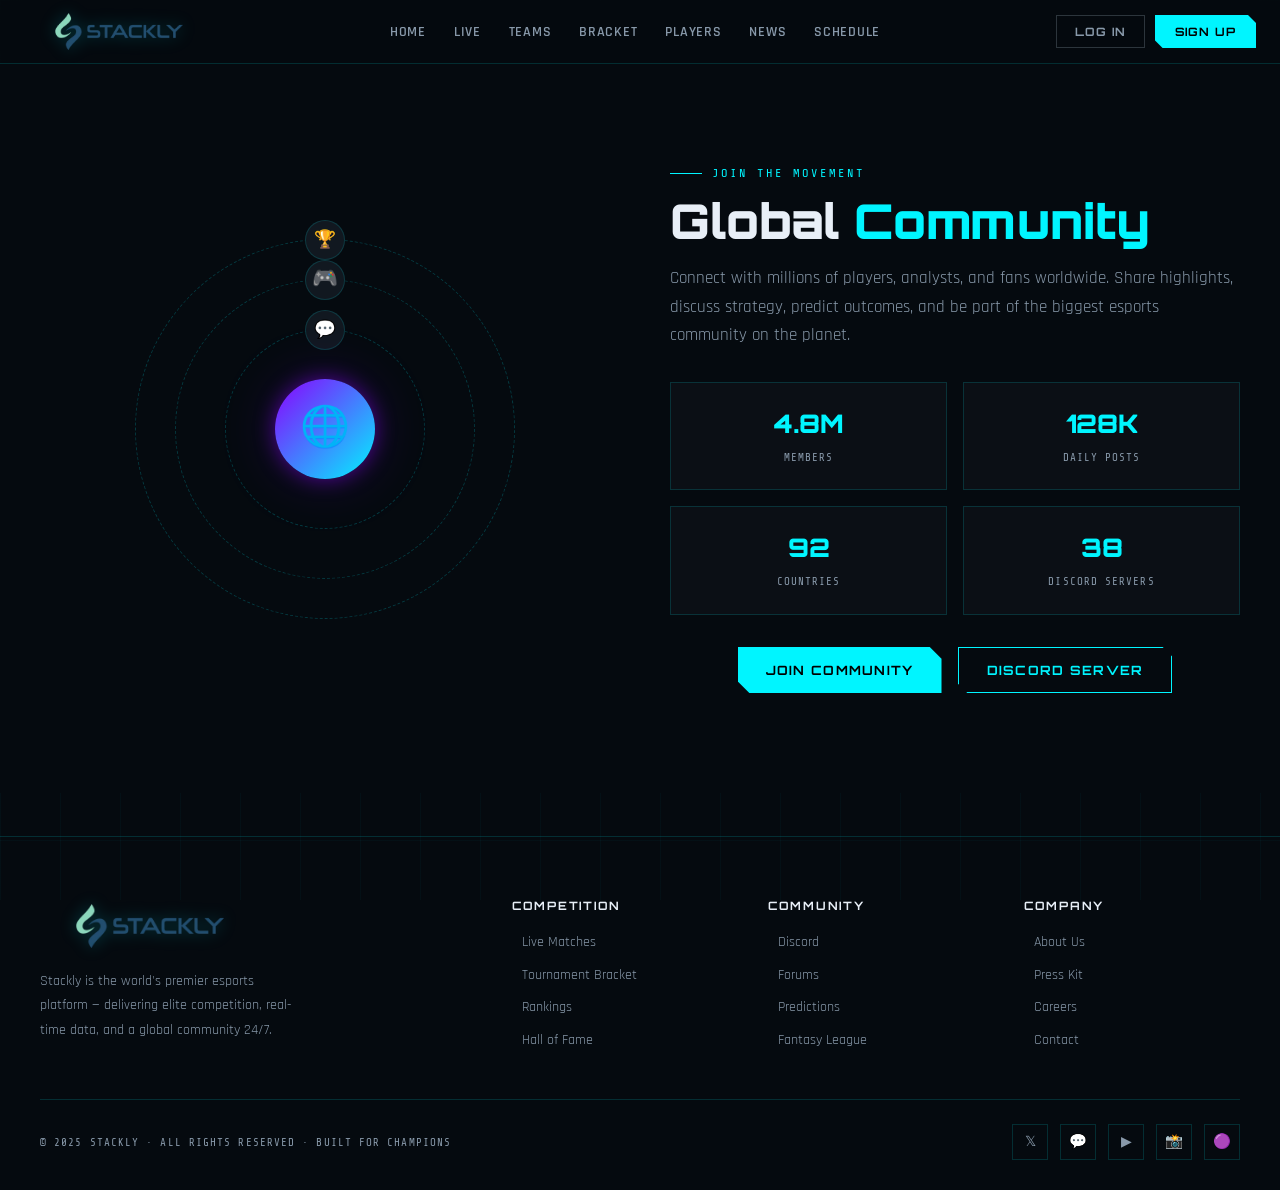
<file: community.html>
<!DOCTYPE html>
<html lang="en">
<head>
<meta charset="UTF-8" />
<meta name="viewport" content="width=device-width, initial-scale=1.0" />
<title>Community — STACKLY</title>
<link href="https://fonts.googleapis.com/css2?family=Orbitron:wght@400;700;900&family=Rajdhani:wght@300;400;500;600;700&family=Share+Tech+Mono&display=swap" rel="stylesheet" />
<link rel="stylesheet" href="styles.css" />
</head>
<body>
<nav class="nav">
  <a href="index.html" class="nav-logo">
    <img src="assets/logo-dark.webp" alt="Stackly Logo" class="site-logo-img">
  </a>
  <ul class="nav-links">
    <li><a href="index.html">Home</a></li>
    <li><a href="live.html">Live</a></li>
    <li><a href="teams.html">Teams</a></li>
    <li><a href="bracket.html">Bracket</a></li>
    <li><a href="players.html">Players</a></li>
    <li><a href="news.html">News</a></li>
    <li><a href="schedule.html">Schedule</a></li>
  </ul>
  <div class="nav-auth">
    <button class="btn-login" id="openLogin">Log In</button>
    <button class="btn-signup" id="openSignup">Sign Up</button>
  </div>
  <button class="hamburger" id="hamburger" aria-label="Menu"><span></span><span></span><span></span></button>
</nav>

<div class="mobile-menu" id="mobileMenu">
  <a href="index.html">Home</a>
  <a href="live.html">Live Matches</a>
  <a href="featured.html">Featured Game</a>
  <a href="teams.html">Teams</a>
  <a href="bracket.html">Tournament</a>
  <a href="stats.html">Player Stats</a>
  <a href="players.html">Players</a>
  <a href="news.html">News</a>
  <a href="schedule.html">Schedule</a>
  <a href="streaming.html">Streams</a>
  <a href="community.html">Community</a>
  <a href="sponsors.html">Sponsors</a>
  <div class="mobile-auth-btns">
    <button class="btn-login" id="openLoginMobile">Log In</button>
    <button class="btn-signup" id="openSignupMobile">Sign Up</button>
  </div>
</div>
<main class="page-main">
<section class="section community" id="community">
  <div class="section-inner community-inner">
    <div class="community-visuals reveal">
      <div class="orbit-ring orbit-ring-1">
        <div class="orbit-dot">💬</div>
      </div>
      <div class="orbit-ring orbit-ring-2">
        <div class="orbit-dot d2">🎮</div>
      </div>
      <div class="orbit-ring orbit-ring-3">
        <div class="orbit-dot d3">🏆</div>
      </div>
      <div class="orbit-center">🌐</div>
    </div>
    <div class="community-text">
      <div class="eyebrow">Join the Movement</div>
      <h2 class="section-title reveal">Global <span class="cyan">Community</span></h2>
      <p class="community-desc reveal reveal-delay-1">Connect with millions of players, analysts, and fans worldwide. Share highlights, discuss strategy, predict outcomes, and be part of the biggest esports community on the planet.</p>
      <div class="community-stats-grid reveal reveal-delay-2">
        <div class="community-stat"><span class="community-stat-num">4.8M</span><span class="community-stat-label">Members</span></div>
        <div class="community-stat"><span class="community-stat-num">128K</span><span class="community-stat-label">Daily Posts</span></div>
        <div class="community-stat"><span class="community-stat-num">92</span><span class="community-stat-label">Countries</span></div>
        <div class="community-stat"><span class="community-stat-num">38</span><span class="community-stat-label">Discord Servers</span></div>
      </div>
      <div class="hero-buttons reveal reveal-delay-3">
        <a href="404page.html" class="btn btn-primary">Join Community</a>
        <a href="404page.html" class="btn btn-outline">Discord Server</a>
      </div>
    </div>
  </div>
</section>
</main>
<footer>
  <div class="footer-inner">
    <div class="footer-top">
      <div class="footer-brand">
        <a href="index.html" class="nav-logo">
          <img src="assets/logo-dark.webp" alt="Stackly Logo" class="site-logo-img footer-logo-img">
        </a>
        <p>Stackly is the world's premier esports platform — delivering elite competition, real-time data, and a global community 24/7.</p>
      </div>
      <div class="footer-col">
        <h4>Competition</h4>
         <ul>
          <li><a href="live.html">Live Matches</a></li>
          <li><a href="bracket.html">Tournament Bracket</a></li>
          <li><a href="players.html">Rankings</a></li>
          <li><a href="players.html">Hall of Fame</a></li>
        </ul>
      </div>
      <div class="footer-col">
        <h4>Community</h4>
        <ul>
          <li><a href="404page.html">Discord</a></li>
          <li><a href="404page.html">Forums</a></li>
          <li><a href="404page.html">Predictions</a></li>
          <li><a href="404page.html">Fantasy League</a></li>
        </ul>
      </div>
      <div class="footer-col">
        <h4>Company</h4>
        <ul>
          <li><a href="404page.html">About Us</a></li>
          <li><a href="404page.html">Press Kit</a></li>
          <li><a href="404page.html">Careers</a></li>
          <li><a href="404page.html">Contact</a></li>
        </ul>
      </div>
    </div>
    <div class="footer-bottom">
      <div class="footer-copy">© 2025 STACKLY · ALL RIGHTS RESERVED · BUILT FOR CHAMPIONS</div>
      <div class="footer-social">
        <a href="404page.html" class="social-link" aria-label="Twitter">𝕏</a>
        <a href="404page.html" class="social-link" aria-label="Discord">💬</a>
        <a href="404page.html" class="social-link" aria-label="YouTube">▶</a>
        <a href="404page.html" class="social-link" aria-label="Instagram">📸</a>
        <a href="404page.html" class="social-link" aria-label="Twitch">🟣</a>
      </div>
    </div>
  </div>
</footer>
<div class="auth-overlay" id="authOverlay">
  <div class="auth-modal" id="authModal">
    <button class="auth-close" id="authClose" aria-label="Close">✕</button>

    <!-- Logo -->
    <div class="auth-logo-wrap">
      <img src="assets/logo-dark.webp" alt="Stackly Logo" class="auth-logo-img">
    </div>

    <!-- Tabs -->
    <div class="auth-tabs">
      <button class="auth-tab active" data-tab="login">Log In</button>
      <button class="auth-tab" data-tab="signup">Sign Up</button>
    </div>

    <!-- LOGIN PANEL -->
    <div class="auth-panel active" id="panel-login">
      <div class="auth-heading">Welcome back</div>
      <p class="auth-sub">Enter the arena. Your stats await.</p>

      <div class="auth-field">
        <label>Email Address</label>
        <input type="email" placeholder="you@example.com" autocomplete="email" />
      </div>
      <div class="auth-field">
        <label>Password</label>
        <input type="password" placeholder="••••••••" autocomplete="current-password" />
      </div>
      <a href="404page.html" class="auth-forgot">Forgot password?</a>
      <button class="auth-submit">Log In to Stackly</button>

      <div class="auth-divider"><span>or continue with</span></div>
      <div class="auth-social">
        <button class="auth-social-btn">🌐 Google</button>
        <button class="auth-social-btn">🎮 Discord</button>
      </div>

      <div class="auth-switch">Don't have an account? <button id="switchToSignup">Sign up free</button></div>
    </div>

    <!-- SIGNUP PANEL -->
    <div class="auth-panel" id="panel-signup">
      <div class="auth-heading">Create your account</div>
      <p class="auth-sub">Join 4.8M players — track matches, predict outcomes, rise the ranks.</p>

      <div class="auth-field-row">
        <div class="auth-field">
          <label>First Name</label>
          <input type="text" placeholder="Arjun" autocomplete="given-name" />
        </div>
        <div class="auth-field">
          <label>Last Name</label>
          <input type="text" placeholder="Sharma" autocomplete="family-name" />
        </div>
      </div>
      <div class="auth-field">
        <label>Gamertag / Username</label>
        <input type="text" placeholder="ZephyrX" autocomplete="username" />
      </div>
      <div class="auth-field">
        <label>Email Address</label>
        <input type="email" placeholder="you@example.com" autocomplete="email" />
      </div>
      <div class="auth-field">
        <label>Password</label>
        <input type="password" placeholder="Create a strong password" id="signupPassword" autocomplete="new-password" />
        <div class="password-strength">
          <div class="strength-bar" id="s1"></div>
          <div class="strength-bar" id="s2"></div>
          <div class="strength-bar" id="s3"></div>
          <div class="strength-bar" id="s4"></div>
        </div>
      </div>

      <button class="auth-submit">Create Account</button>

      <div class="auth-divider"><span>or sign up with</span></div>
      <div class="auth-social">
        <button class="auth-social-btn">🌐 Google</button>
        <button class="auth-social-btn">🎮 Discord</button>
      </div>

      <p class="auth-terms">By signing up you agree to our <a href="404page.html">Terms of Service</a> and <a href="404page.html">Privacy Policy</a>.</p>
      <div class="auth-switch">Already have an account? <button id="switchToLogin">Log in</button></div>
    </div>
  </div>
</div>
<script src="script.js"></script>
</body>
</html>
</file>
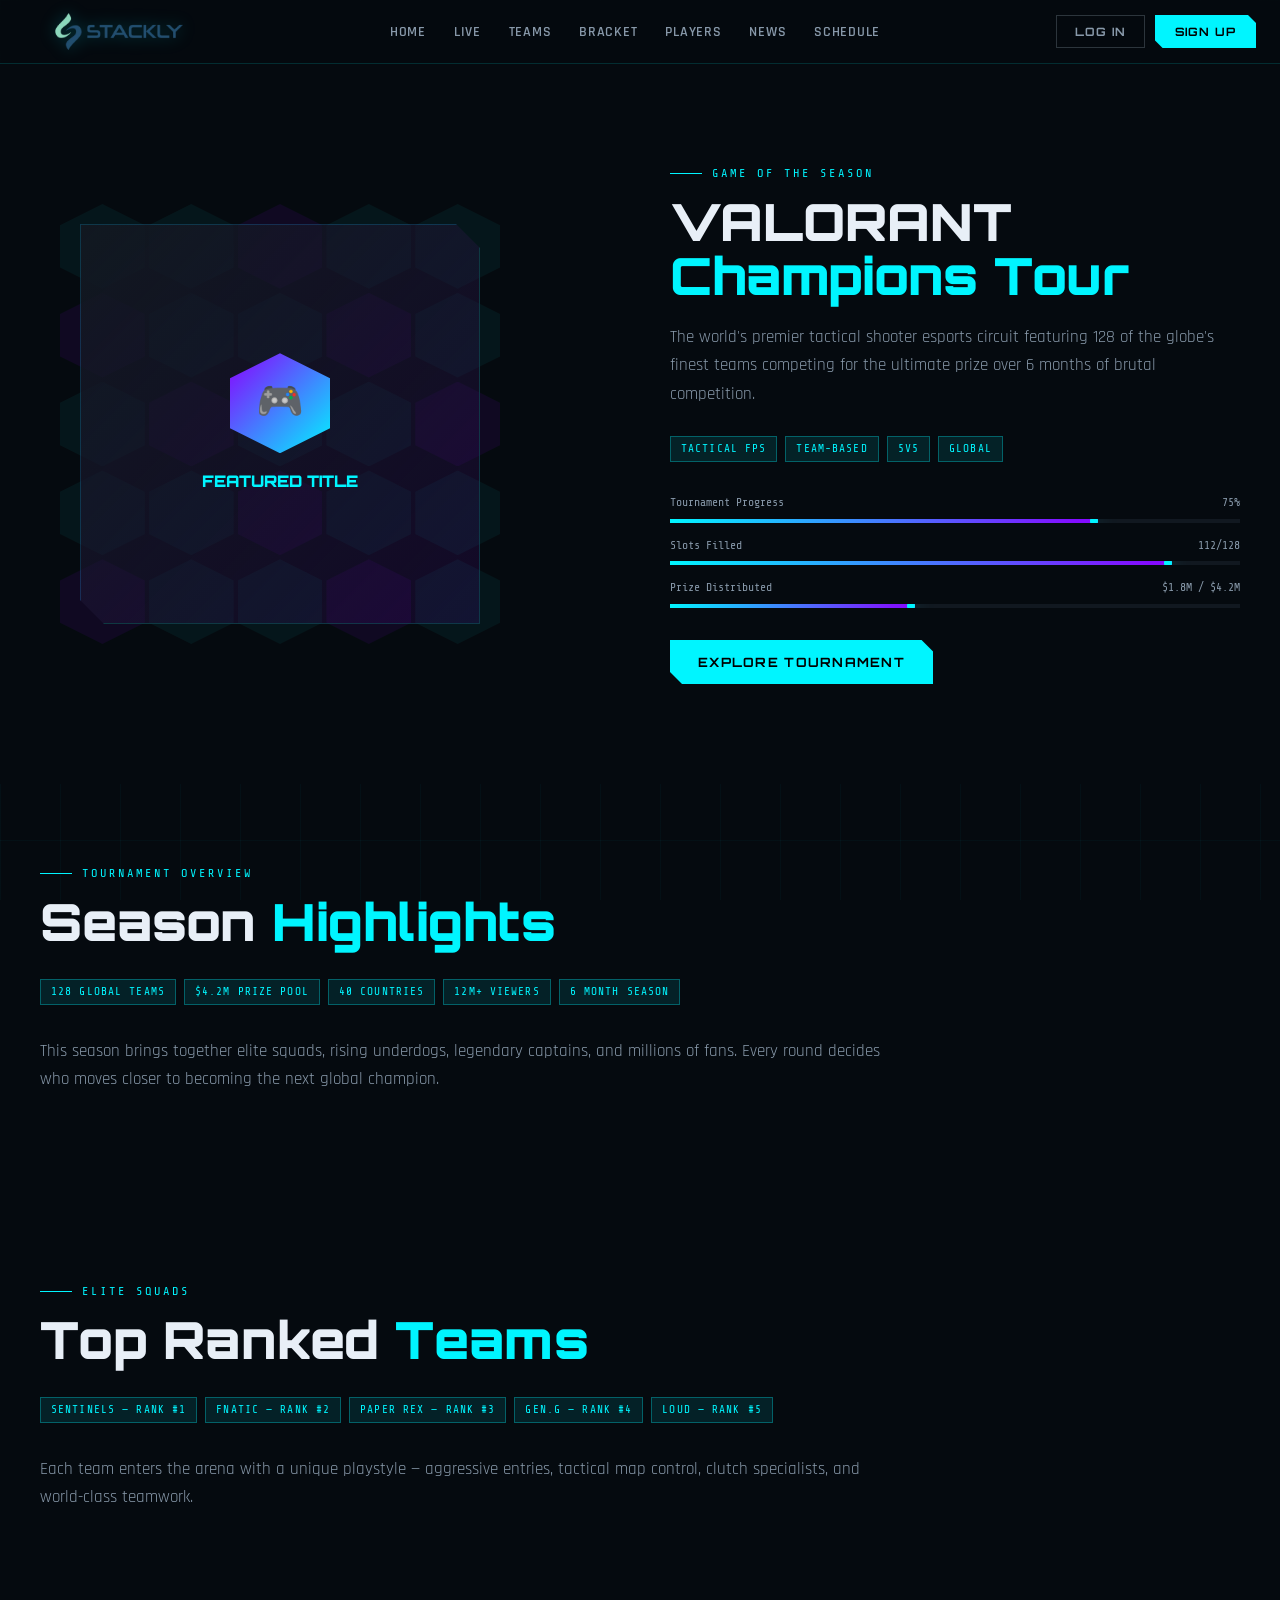
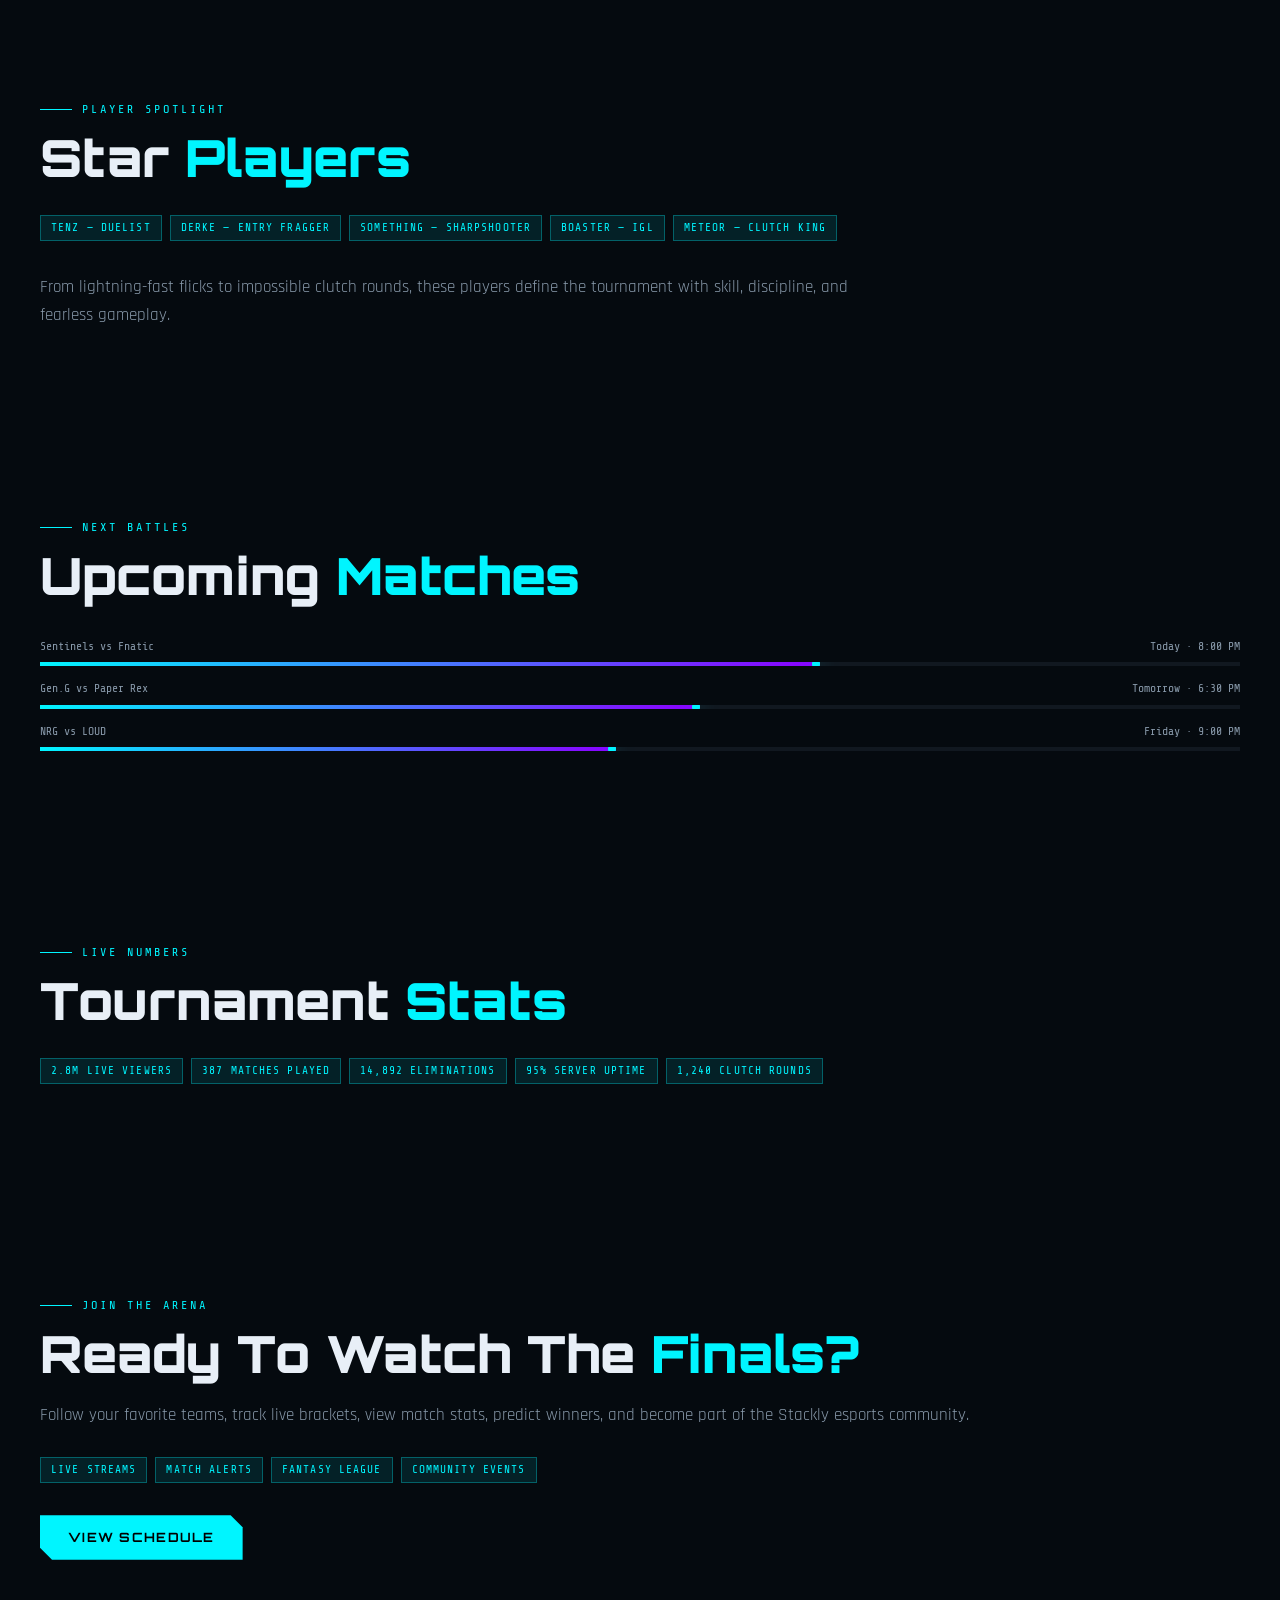
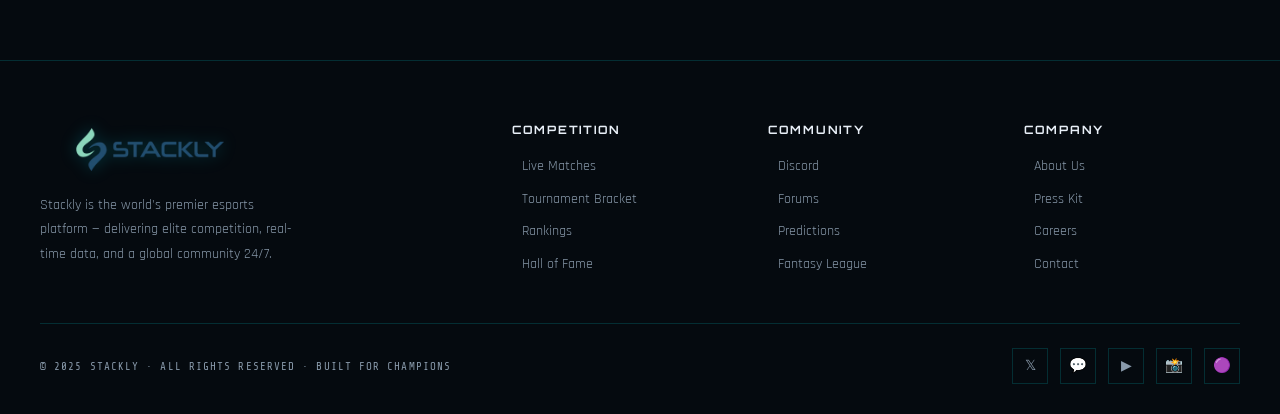
<file: featured.html>
<!DOCTYPE html>
<html lang="en">
<head>
<meta charset="UTF-8" />
<meta name="viewport" content="width=device-width, initial-scale=1.0" />
<title>Featured Game — STACKLY</title>

<link href="https://fonts.googleapis.com/css2?family=Orbitron:wght@400;700;900&family=Rajdhani:wght@300;400;500;600;700&family=Share+Tech+Mono&display=swap" rel="stylesheet" />
<link rel="stylesheet" href="styles.css" />
</head>

<body>

<nav class="nav">
  <a href="index.html" class="nav-logo">
    <img src="assets/logo-dark.webp" alt="Stackly Logo" class="site-logo-img">
  </a>

  <ul class="nav-links">
    <li><a href="index.html">Home</a></li>
    <li><a href="live.html">Live</a></li>
    <li><a href="teams.html">Teams</a></li>
    <li><a href="bracket.html">Bracket</a></li>
    <li><a href="players.html">Players</a></li>
    <li><a href="news.html">News</a></li>
    <li><a href="schedule.html">Schedule</a></li>
  </ul>

  <div class="nav-auth">
    <button class="btn-login" id="openLogin">Log In</button>
    <button class="btn-signup" id="openSignup">Sign Up</button>
  </div>

  <button class="hamburger" id="hamburger" aria-label="Menu">
    <span></span><span></span><span></span>
  </button>
</nav>

<div class="mobile-menu" id="mobileMenu">
  <a href="index.html">Home</a>
  <a href="live.html">Live Matches</a>
  <a href="featured.html">Featured Game</a>
  <a href="teams.html">Teams</a>
  <a href="bracket.html">Tournament</a>
  <a href="stats.html">Player Stats</a>
  <a href="players.html">Players</a>
  <a href="news.html">News</a>
  <a href="schedule.html">Schedule</a>
  <a href="streaming.html">Streams</a>
  <a href="community.html">Community</a>
  <a href="sponsors.html">Sponsors</a>

  <div class="mobile-auth-btns">
    <button class="btn-login" id="openLoginMobile">Log In</button>
    <button class="btn-signup" id="openSignupMobile">Sign Up</button>
  </div>
</div>

<main class="page-main">

  <!-- FEATURED GAME -->
  <section class="section featured-game" id="featured">
    <div class="section-inner">
      <div class="featured-inner">

        <div class="featured-visual reveal">
          <div class="featured-hex-grid">
            <div class="hex-cell"></div><div class="hex-cell"></div><div class="hex-cell"></div><div class="hex-cell"></div><div class="hex-cell"></div>
            <div class="hex-cell"></div><div class="hex-cell"></div><div class="hex-cell"></div><div class="hex-cell"></div><div class="hex-cell"></div>
            <div class="hex-cell"></div><div class="hex-cell"></div><div class="hex-cell"></div><div class="hex-cell"></div><div class="hex-cell"></div>
            <div class="hex-cell"></div><div class="hex-cell"></div><div class="hex-cell"></div><div class="hex-cell"></div><div class="hex-cell"></div>
            <div class="hex-cell"></div><div class="hex-cell"></div><div class="hex-cell"></div><div class="hex-cell"></div><div class="hex-cell"></div>
          </div>

          <div class="featured-game-card">
            <div class="game-icon-large">🎮</div>
            <div style="font-family:'Orbitron',sans-serif;font-size:1rem;font-weight:900;color:var(--cyan);">
              FEATURED TITLE
            </div>
          </div>
        </div>

        <div class="featured-content reveal reveal-delay-2">
          <div class="eyebrow">Game of the Season</div>
          <h2 class="featured-game-title">
            VALORANT<br/>
            <span class="cyan">Champions Tour</span>
          </h2>

          <p class="featured-desc">
            The world's premier tactical shooter esports circuit featuring 128 of the globe's finest teams competing for the ultimate prize over 6 months of brutal competition.
          </p>

          <div class="featured-tags">
            <span class="tag">Tactical FPS</span>
            <span class="tag">Team-Based</span>
            <span class="tag">5v5</span>
            <span class="tag">Global</span>
          </div>

          <div class="progress-bars">
            <div class="progress-row">
              <div class="progress-label"><span>Tournament Progress</span><span>75%</span></div>
              <div class="progress-track"><div class="progress-fill" style="--w:75%"></div></div>
            </div>

            <div class="progress-row">
              <div class="progress-label"><span>Slots Filled</span><span>112/128</span></div>
              <div class="progress-track"><div class="progress-fill" style="--w:88%;animation-delay:0.7s"></div></div>
            </div>

            <div class="progress-row">
              <div class="progress-label"><span>Prize Distributed</span><span>$1.8M / $4.2M</span></div>
              <div class="progress-track"><div class="progress-fill" style="--w:43%;animation-delay:0.9s"></div></div>
            </div>
          </div>

          <a href="index.html" class="btn btn-primary">Explore Tournament</a>
        </div>

      </div>
    </div>
  </section>

  <!-- TOURNAMENT HIGHLIGHTS -->
  <section class="section">
    <div class="section-inner">
      <div class="eyebrow">Tournament Overview</div>
      <h2 class="featured-game-title">Season <span class="cyan">Highlights</span></h2>

      <div class="featured-tags" style="margin-top:30px;">
        <div class="tag">128 Global Teams</div>
        <div class="tag">$4.2M Prize Pool</div>
        <div class="tag">40 Countries</div>
        <div class="tag">12M+ Viewers</div>
        <div class="tag">6 Month Season</div>
      </div>

      <p class="featured-desc" style="margin-top:25px;max-width:850px;">
        This season brings together elite squads, rising underdogs, legendary captains, and millions of fans. Every round decides who moves closer to becoming the next global champion.
      </p>
    </div>
  </section>

  <!-- TOP TEAMS -->
  <section class="section">
    <div class="section-inner">
      <div class="eyebrow">Elite Squads</div>
      <h2 class="featured-game-title">Top Ranked <span class="cyan">Teams</span></h2>

      <div class="featured-tags" style="margin-top:30px;">
        <span class="tag">Sentinels — Rank #1</span>
        <span class="tag">Fnatic — Rank #2</span>
        <span class="tag">Paper Rex — Rank #3</span>
        <span class="tag">Gen.G — Rank #4</span>
        <span class="tag">LOUD — Rank #5</span>
      </div>

      <p class="featured-desc" style="margin-top:25px;max-width:850px;">
        Each team enters the arena with a unique playstyle — aggressive entries, tactical map control, clutch specialists, and world-class teamwork.
      </p>
    </div>
  </section>

  <!-- FEATURED PLAYERS -->
  <section class="section">
    <div class="section-inner">
      <div class="eyebrow">Player Spotlight</div>
      <h2 class="featured-game-title">Star <span class="cyan">Players</span></h2>

      <div class="featured-tags" style="margin-top:30px;">
        <span class="tag">TenZ — Duelist</span>
        <span class="tag">Derke — Entry Fragger</span>
        <span class="tag">Something — Sharpshooter</span>
        <span class="tag">Boaster — IGL</span>
        <span class="tag">Meteor — Clutch King</span>
      </div>

      <p class="featured-desc" style="margin-top:25px;max-width:850px;">
        From lightning-fast flicks to impossible clutch rounds, these players define the tournament with skill, discipline, and fearless gameplay.
      </p>
    </div>
  </section>

  <!-- UPCOMING MATCHES -->
  <section class="section">
    <div class="section-inner">
      <div class="eyebrow">Next Battles</div>
      <h2 class="featured-game-title">Upcoming <span class="cyan">Matches</span></h2>

      <div class="progress-bars" style="margin-top:35px;">
        <div class="progress-row">
          <div class="progress-label"><span>Sentinels vs Fnatic</span><span>Today · 8:00 PM</span></div>
          <div class="progress-track"><div class="progress-fill" style="--w:65%"></div></div>
        </div>

        <div class="progress-row">
          <div class="progress-label"><span>Gen.G vs Paper Rex</span><span>Tomorrow · 6:30 PM</span></div>
          <div class="progress-track"><div class="progress-fill" style="--w:55%"></div></div>
        </div>

        <div class="progress-row">
          <div class="progress-label"><span>NRG vs LOUD</span><span>Friday · 9:00 PM</span></div>
          <div class="progress-track"><div class="progress-fill" style="--w:48%"></div></div>
        </div>
      </div>
    </div>
  </section>

  <!-- LIVE STATS -->
  <section class="section">
    <div class="section-inner">
      <div class="eyebrow">Live Numbers</div>
      <h2 class="featured-game-title">Tournament <span class="cyan">Stats</span></h2>

      <div class="featured-tags" style="margin-top:30px;">
        <span class="tag">2.8M Live Viewers</span>
        <span class="tag">387 Matches Played</span>
        <span class="tag">14,892 Eliminations</span>
        <span class="tag">95% Server Uptime</span>
        <span class="tag">1,240 Clutch Rounds</span>
      </div>
    </div>
  </section>

  <!-- CALL TO ACTION -->
  <section class="section">
    <div class="section-inner">
      <div class="featured-content reveal">
        <div class="eyebrow">Join The Arena</div>
        <h2 class="featured-game-title">Ready To Watch The <span class="cyan">Finals?</span></h2>

        <p class="featured-desc">
          Follow your favorite teams, track live brackets, view match stats, predict winners, and become part of the Stackly esports community.
        </p>

        <div class="featured-tags">
          <span class="tag">Live Streams</span>
          <span class="tag">Match Alerts</span>
          <span class="tag">Fantasy League</span>
          <span class="tag">Community Events</span>
        </div>

        <a href="schedule.html" class="btn btn-primary">View Schedule</a>
      </div>
    </div>
  </section>

</main>

<footer>
  <div class="footer-inner">
    <div class="footer-top">

      <div class="footer-brand">
        <a href="index.html" class="nav-logo">
          <img src="assets/logo-dark.webp" alt="Stackly Logo" class="site-logo-img footer-logo-img">
        </a>

        <p>
          Stackly is the world's premier esports platform — delivering elite competition, real-time data, and a global community 24/7.
        </p>
      </div>

      <div class="footer-col">
        <h4>Competition</h4>
         <ul>
          <li><a href="live.html">Live Matches</a></li>
          <li><a href="bracket.html">Tournament Bracket</a></li>
          <li><a href="players.html">Rankings</a></li>
          <li><a href="players.html">Hall of Fame</a></li>
        </ul>
      </div>

      <div class="footer-col">
        <h4>Community</h4>
        <ul>
          <li><a href="404page.html">Discord</a></li>
          <li><a href="404page.html">Forums</a></li>
          <li><a href="404page.html">Predictions</a></li>
          <li><a href="404page.html">Fantasy League</a></li>
        </ul>
      </div>

      <div class="footer-col">
        <h4>Company</h4>
        <ul>
          <li><a href="404page.html">About Us</a></li>
          <li><a href="404page.html">Press Kit</a></li>
          <li><a href="404page.html">Careers</a></li>
          <li><a href="404page.html">Contact</a></li>
        </ul>
      </div>

    </div>

    <div class="footer-bottom">
      <div class="footer-copy">© 2025 STACKLY · ALL RIGHTS RESERVED · BUILT FOR CHAMPIONS</div>

      <div class="footer-social">
        <a href="404page.html" class="social-link" aria-label="Twitter">𝕏</a>
        <a href="404page.html" class="social-link" aria-label="Discord">💬</a>
        <a href="404page.html" class="social-link" aria-label="YouTube">▶</a>
        <a href="404page.html" class="social-link" aria-label="Instagram">📸</a>
        <a href="404page.html" class="social-link" aria-label="Twitch">🟣</a>
      </div>
    </div>
  </div>
</footer>

<!-- AUTH MODAL -->
<div class="auth-overlay" id="authOverlay">
  <div class="auth-modal" id="authModal">
    <button class="auth-close" id="authClose" aria-label="Close">✕</button>

    <div class="auth-logo-wrap">
      <svg width="28" height="28" viewBox="0 0 34 34" fill="none" xmlns="http://www.w3.org/2000/svg" style="filter:drop-shadow(0 0 6px rgba(0,245,255,0.5))">
        <rect x="4" y="22" width="8"  height="5" rx="1" fill="#00F5FF"/>
        <rect x="4" y="15" width="13" height="5" rx="1" fill="#00F5FF" opacity="0.85"/>
        <rect x="4" y="8"  width="18" height="5" rx="1" fill="#00F5FF" opacity="0.65"/>
        <rect x="4" y="1"  width="26" height="5" rx="1" fill="#00F5FF" opacity="0.45"/>
        <rect x="24" y="15" width="6" height="12" rx="1" fill="#8B00FF" opacity="0.9"/>
      </svg>
      <span class="brand-stack">STACK</span><span class="brand-ly">LY</span>
    </div>

    <div class="auth-tabs">
      <button class="auth-tab active" data-tab="login">Log In</button>
      <button class="auth-tab" data-tab="signup">Sign Up</button>
    </div>

    <div class="auth-panel active" id="panel-login">
      <div class="auth-heading">Welcome back</div>
      <p class="auth-sub">Enter the arena. Your stats await.</p>

      <div class="auth-field">
        <label>Email Address</label>
        <input type="email" placeholder="you@example.com" autocomplete="email" />
      </div>

      <div class="auth-field">
        <label>Password</label>
        <input type="password" placeholder="••••••••" autocomplete="current-password" />
      </div>

      <a href="404page.html" class="auth-forgot">Forgot password?</a>
      <button class="auth-submit">Log In to Stackly</button>

      <div class="auth-divider"><span>or continue with</span></div>

      <div class="auth-social">
        <button class="auth-social-btn">🌐 Google</button>
        <button class="auth-social-btn">🎮 Discord</button>
      </div>

      <div class="auth-switch">
        Don't have an account? <button id="switchToSignup">Sign up free</button>
      </div>
    </div>

    <div class="auth-panel" id="panel-signup">
      <div class="auth-heading">Create your account</div>
      <p class="auth-sub">Join 4.8M players — track matches, predict outcomes, rise the ranks.</p>

      <div class="auth-field-row">
        <div class="auth-field">
          <label>First Name</label>
          <input type="text" placeholder="Arjun" autocomplete="given-name" />
        </div>

        <div class="auth-field">
          <label>Last Name</label>
          <input type="text" placeholder="Sharma" autocomplete="family-name" />
        </div>
      </div>

      <div class="auth-field">
        <label>Gamertag / Username</label>
        <input type="text" placeholder="ZephyrX" autocomplete="username" />
      </div>

      <div class="auth-field">
        <label>Email Address</label>
        <input type="email" placeholder="you@example.com" autocomplete="email" />
      </div>

      <div class="auth-field">
        <label>Password</label>
        <input type="password" placeholder="Create a strong password" id="signupPassword" autocomplete="new-password" />
        <div class="password-strength">
          <div class="strength-bar" id="s1"></div>
          <div class="strength-bar" id="s2"></div>
          <div class="strength-bar" id="s3"></div>
          <div class="strength-bar" id="s4"></div>
        </div>
      </div>

      <button class="auth-submit">Create Account</button>

      <div class="auth-divider"><span>or sign up with</span></div>

      <div class="auth-social">
        <button class="auth-social-btn">🌐 Google</button>
        <button class="auth-social-btn">🎮 Discord</button>
      </div>

      <p class="auth-terms">
        By signing up you agree to our <a href="404page.html">Terms of Service</a> and <a href="404page.html">Privacy Policy</a>.
      </p>

      <div class="auth-switch">
        Already have an account? <button id="switchToLogin">Log in</button>
      </div>
    </div>

  </div>
</div>

<script src="script.js"></script>
</body>
</html>
</file>
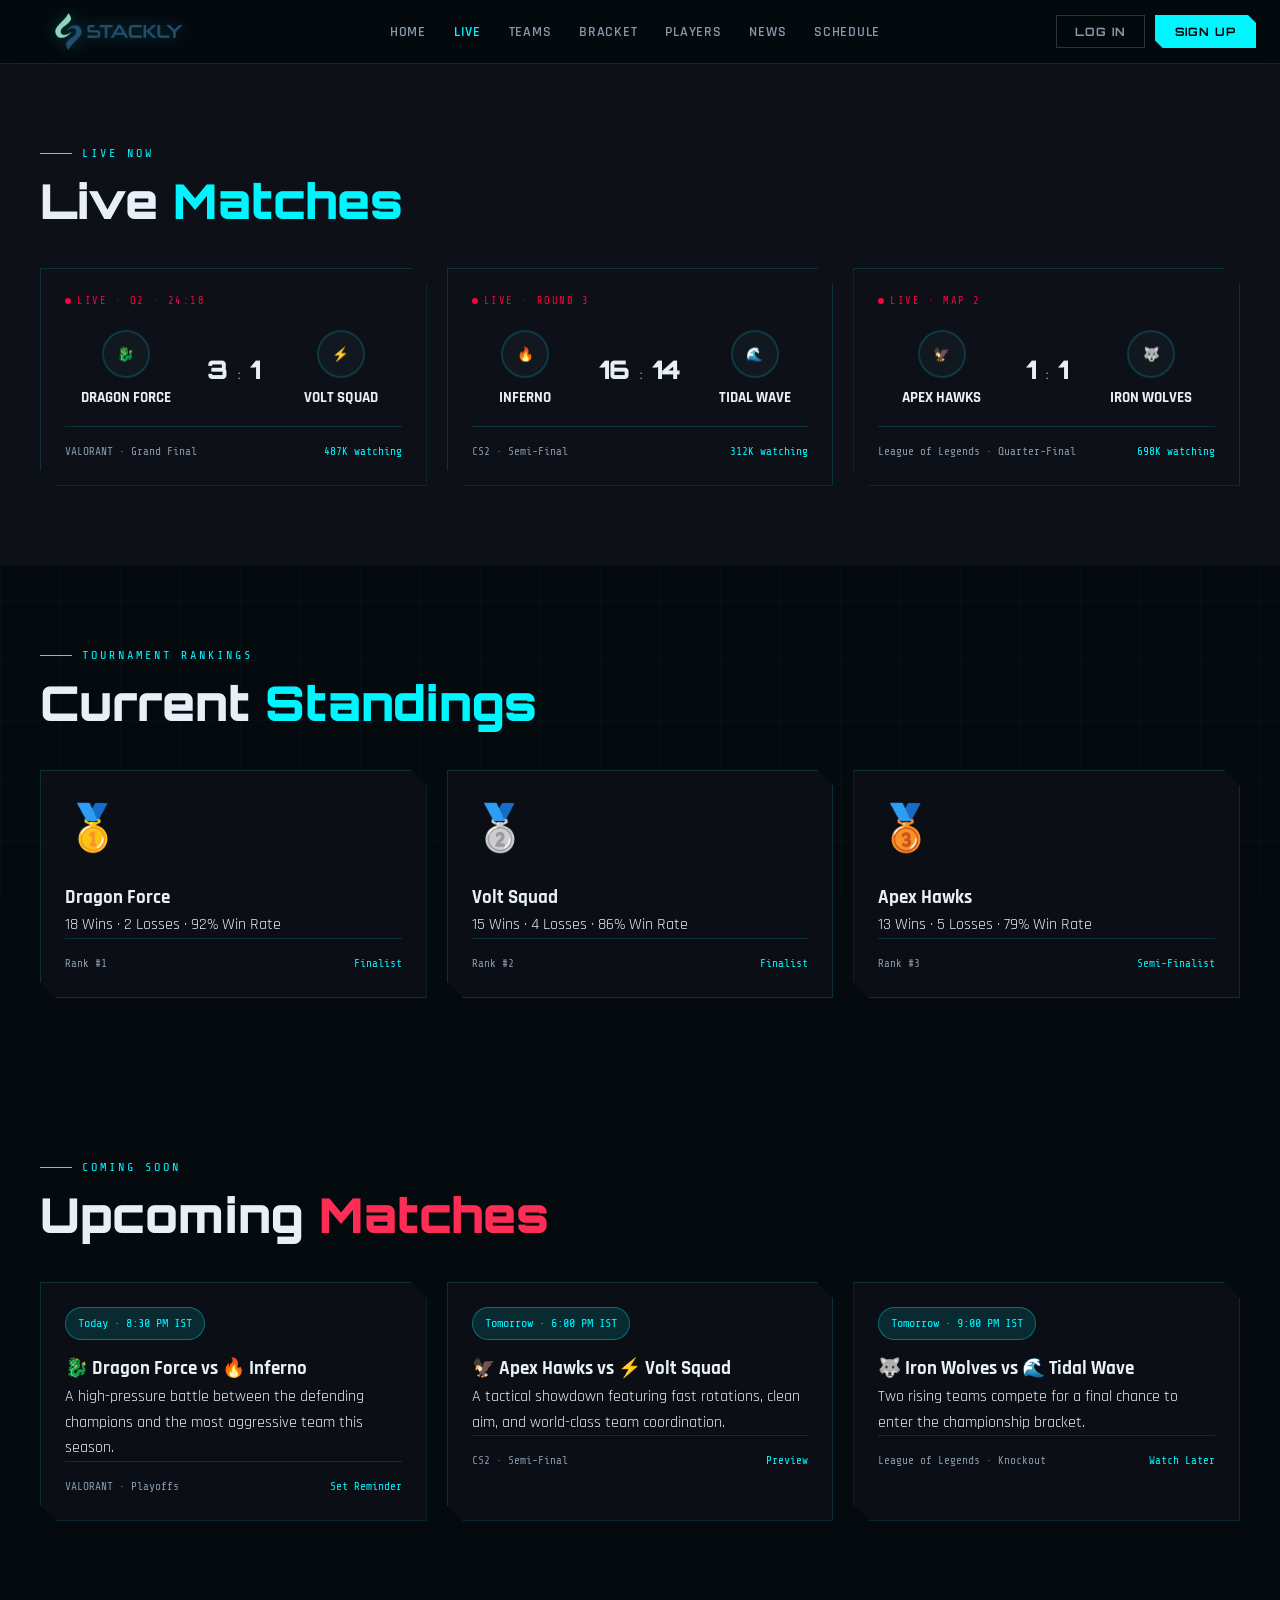
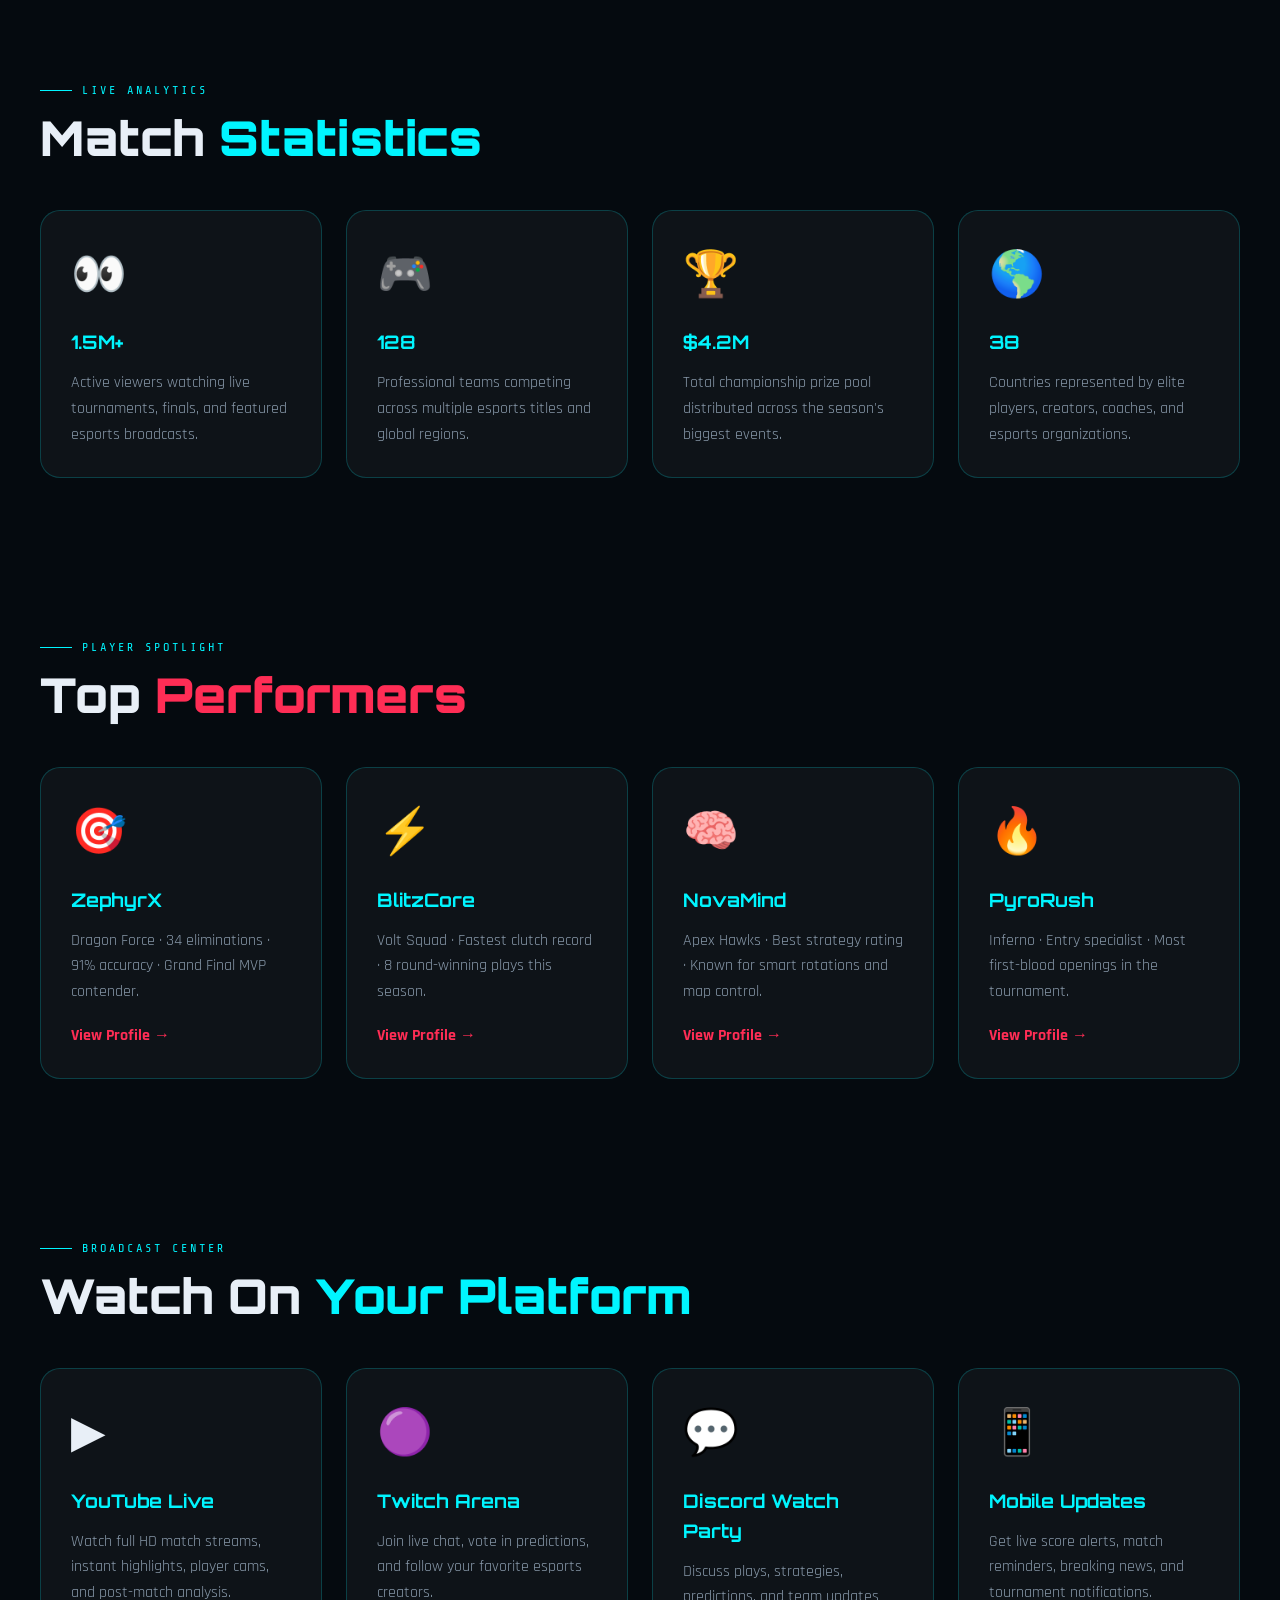
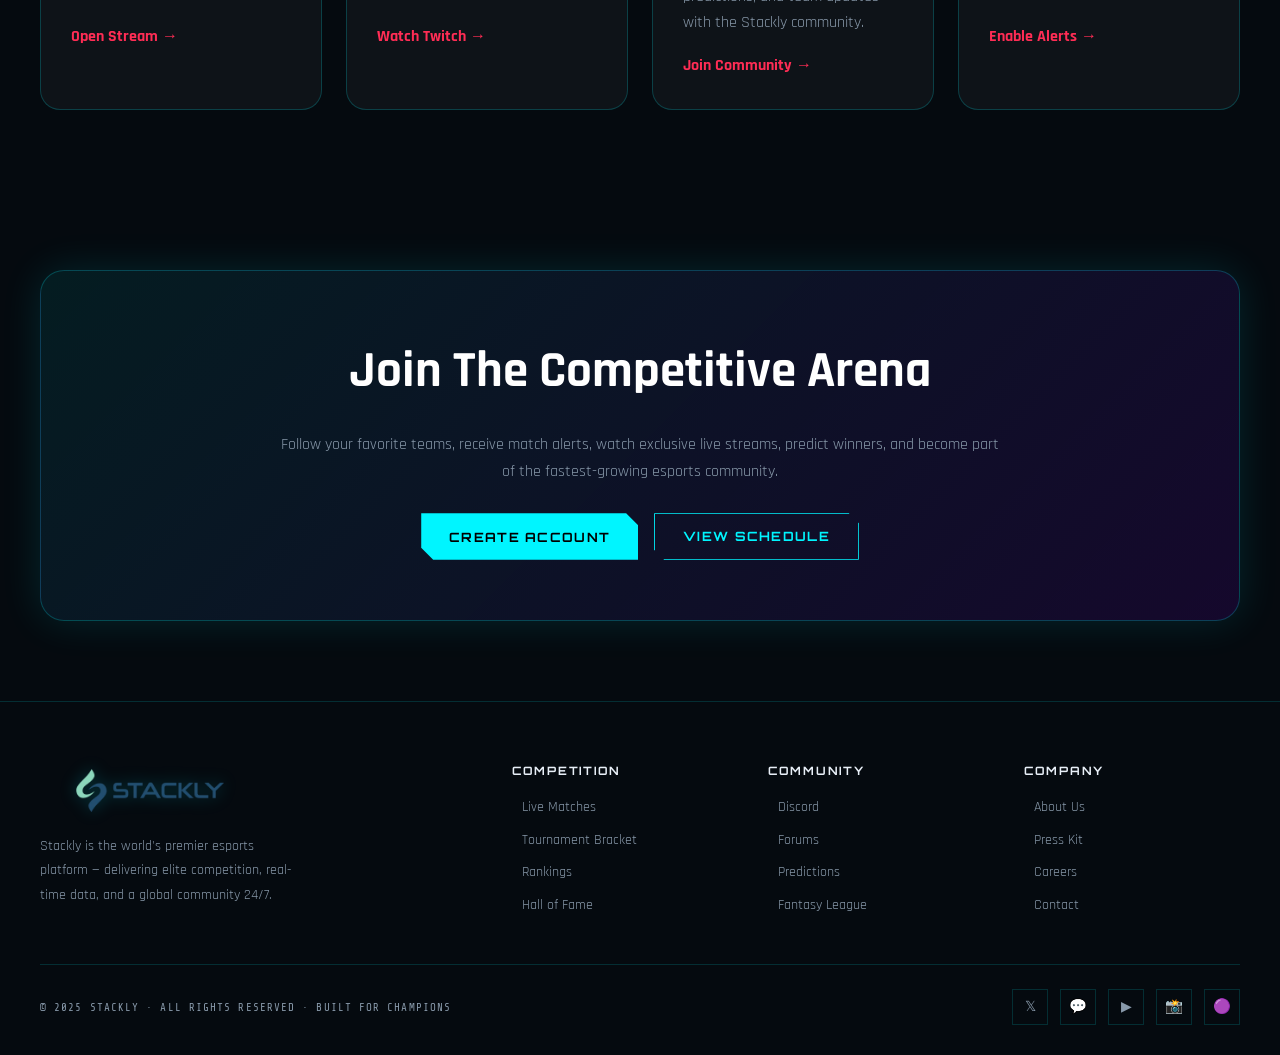
<file: live.html>
<!DOCTYPE html>
<html lang="en">
<head>
<meta charset="UTF-8" />
<meta name="viewport" content="width=device-width, initial-scale=1.0" />
<title>Live Matches — STACKLY</title>

<link href="https://fonts.googleapis.com/css2?family=Orbitron:wght@400;700;900&family=Rajdhani:wght@300;400;500;600;700&family=Share+Tech+Mono&display=swap" rel="stylesheet" />
<link rel="stylesheet" href="styles.css" />
<style>
  /* Back button for the Sign Up panel — remove this block if you already
     style .auth-back in styles.css */
  .auth-back{
    display:inline-flex;
    align-items:center;
    gap:6px;
    background:none;
    border:none;
    color:#00F5FF;
    font-family:'Rajdhani',sans-serif;
    font-size:14px;
    font-weight:600;
    cursor:pointer;
    padding:0;
    margin-bottom:14px;
  }
  .auth-back:hover{ opacity:0.75; }
</style>
</head>

<body>

<nav class="nav">
  <a href="index.html" class="nav-logo">
    <img src="assets/logo-dark.webp" alt="Stackly Logo" class="site-logo-img">
  </a>

  <ul class="nav-links">
    <li><a href="index.html">Home</a></li>
    <li><a href="live.html">Live</a></li>
    <li><a href="teams.html">Teams</a></li>
    <li><a href="bracket.html">Bracket</a></li>
    <li><a href="players.html">Players</a></li>
    <li><a href="news.html">News</a></li>
    <li><a href="schedule.html">Schedule</a></li>
  </ul>

  <div class="nav-auth">
    <button class="btn-login" id="openLogin">Log In</button>
    <button class="btn-signup" id="openSignup">Sign Up</button>
  </div>

  <button class="hamburger" id="hamburger" aria-label="Menu">
    <span></span><span></span><span></span>
  </button>
</nav>

<div class="mobile-menu" id="mobileMenu">
  <a href="index.html">Home</a>
  <a href="live.html">Live Matches</a>
  <a href="featured.html">Featured Game</a>
  <a href="teams.html">Teams</a>
  <a href="bracket.html">Tournament</a>
  <a href="stats.html">Player Stats</a>
  <a href="players.html">Players</a>
  <a href="news.html">News</a>
  <a href="schedule.html">Schedule</a>
  <a href="streaming.html">Streams</a>
  <a href="community.html">Community</a>
  <a href="sponsors.html">Sponsors</a>

  <div class="mobile-auth-btns">
    <button class="btn-login" id="openLoginMobile">Log In</button>
    <button class="btn-signup" id="openSignupMobile">Sign Up</button>
  </div>
</div>

<main class="page-main">

<section class="section live-matches" id="live">
  <div class="section-inner">
    <div class="eyebrow">Live Now</div>
    <h2 class="section-title reveal">Live <span class="cyan">Matches</span></h2>

    <div class="matches-grid">

      <div class="match-card reveal">
        <div class="match-live"><span class="match-live-dot"></span> Live · Q2 · 24:18</div>

        <div class="match-teams">
          <div class="match-team">
            <div class="match-team-logo">🐉</div>
            <div class="match-team-name">DRAGON FORCE</div>
          </div>

          <div class="match-score">3 <span class="match-vs">:</span> 1</div>

          <div class="match-team">
            <div class="match-team-logo">⚡</div>
            <div class="match-team-name">VOLT SQUAD</div>
          </div>
        </div>

        <div class="match-meta">
          <span>VALORANT · Grand Final</span>
          <span class="cyan">487K watching</span>
        </div>
      </div>

      <div class="match-card reveal reveal-delay-1">
        <div class="match-live"><span class="match-live-dot"></span> Live · Round 3</div>

        <div class="match-teams">
          <div class="match-team">
            <div class="match-team-logo">🔥</div>
            <div class="match-team-name">INFERNO</div>
          </div>

          <div class="match-score">16 <span class="match-vs">:</span> 14</div>

          <div class="match-team">
            <div class="match-team-logo">🌊</div>
            <div class="match-team-name">TIDAL WAVE</div>
          </div>
        </div>

        <div class="match-meta">
          <span>CS2 · Semi-Final</span>
          <span class="cyan">312K watching</span>
        </div>
      </div>

      <div class="match-card reveal reveal-delay-2">
        <div class="match-live"><span class="match-live-dot"></span> Live · Map 2</div>

        <div class="match-teams">
          <div class="match-team">
            <div class="match-team-logo">🦅</div>
            <div class="match-team-name">APEX HAWKS</div>
          </div>

          <div class="match-score">1 <span class="match-vs">:</span> 1</div>

          <div class="match-team">
            <div class="match-team-logo">🐺</div>
            <div class="match-team-name">IRON WOLVES</div>
          </div>
        </div>

        <div class="match-meta">
          <span>League of Legends · Quarter-Final</span>
          <span class="cyan">698K watching</span>
        </div>
      </div>

    </div>
  </div>
</section>

<section class="section">
  <div class="section-inner">
    <div class="eyebrow">Tournament Rankings</div>
    <h2 class="section-title reveal">Current <span class="cyan">Standings</span></h2>

    <div class="matches-grid">

      <div class="match-card reveal">
        <div class="home-icon">🥇</div>
        <h3>Dragon Force</h3>
        <p>18 Wins · 2 Losses · 92% Win Rate</p>
        <div class="match-meta">
          <span>Rank #1</span>
          <span class="cyan">Finalist</span>
        </div>
      </div>

      <div class="match-card reveal reveal-delay-1">
        <div class="home-icon">🥈</div>
        <h3>Volt Squad</h3>
        <p>15 Wins · 4 Losses · 86% Win Rate</p>
        <div class="match-meta">
          <span>Rank #2</span>
          <span class="cyan">Finalist</span>
        </div>
      </div>

      <div class="match-card reveal reveal-delay-2">
        <div class="home-icon">🥉</div>
        <h3>Apex Hawks</h3>
        <p>13 Wins · 5 Losses · 79% Win Rate</p>
        <div class="match-meta">
          <span>Rank #3</span>
          <span class="cyan">Semi-Finalist</span>
        </div>
      </div>

    </div>
  </div>
</section>

<section class="section">
  <div class="section-inner">
    <div class="eyebrow">Coming Soon</div>
    <h2 class="section-title reveal">Upcoming <span class="red">Matches</span></h2>

    <div class="matches-grid">

      <div class="match-card reveal">
        <span class="time-tag">Today · 8:30 PM IST</span>
        <h3>🐉 Dragon Force vs 🔥 Inferno</h3>
        <p>A high-pressure battle between the defending champions and the most aggressive team this season.</p>
        <div class="match-meta">
          <span>VALORANT · Playoffs</span>
          <span class="cyan">Set Reminder</span>
        </div>
      </div>

      <div class="match-card reveal reveal-delay-1">
        <span class="time-tag">Tomorrow · 6:00 PM IST</span>
        <h3>🦅 Apex Hawks vs ⚡ Volt Squad</h3>
        <p>A tactical showdown featuring fast rotations, clean aim, and world-class team coordination.</p>
        <div class="match-meta">
          <span>CS2 · Semi-Final</span>
          <span class="cyan">Preview</span>
        </div>
      </div>

      <div class="match-card reveal reveal-delay-2">
        <span class="time-tag">Tomorrow · 9:00 PM IST</span>
        <h3>🐺 Iron Wolves vs 🌊 Tidal Wave</h3>
        <p>Two rising teams compete for a final chance to enter the championship bracket.</p>
        <div class="match-meta">
          <span>League of Legends · Knockout</span>
          <span class="cyan">Watch Later</span>
        </div>
      </div>

    </div>
  </div>
</section>

<section class="section">
  <div class="section-inner">
    <div class="eyebrow">Live Analytics</div>
    <h2 class="section-title reveal">Match <span class="cyan">Statistics</span></h2>

    <div class="home-section-grid">

      <div class="home-section-card reveal">
        <div class="home-icon">👀</div>
        <h3>1.5M+</h3>
        <p>Active viewers watching live tournaments, finals, and featured esports broadcasts.</p>
      </div>

      <div class="home-section-card reveal reveal-delay-1">
        <div class="home-icon">🎮</div>
        <h3>128</h3>
        <p>Professional teams competing across multiple esports titles and global regions.</p>
      </div>

      <div class="home-section-card reveal reveal-delay-2">
        <div class="home-icon">🏆</div>
        <h3>$4.2M</h3>
        <p>Total championship prize pool distributed across the season's biggest events.</p>
      </div>

      <div class="home-section-card reveal">
        <div class="home-icon">🌎</div>
        <h3>38</h3>
        <p>Countries represented by elite players, creators, coaches, and esports organizations.</p>
      </div>

    </div>
  </div>
</section>

<section class="section">
  <div class="section-inner">
    <div class="eyebrow">Player Spotlight</div>
    <h2 class="section-title reveal">Top <span class="red">Performers</span></h2>

    <div class="home-section-grid">

      <div class="home-section-card reveal">
        <div class="home-icon">🎯</div>
        <h3>ZephyrX</h3>
        <p>Dragon Force · 34 eliminations · 91% accuracy · Grand Final MVP contender.</p>
        <a href="players.html">View Profile →</a>
      </div>

      <div class="home-section-card reveal reveal-delay-1">
        <div class="home-icon">⚡</div>
        <h3>BlitzCore</h3>
        <p>Volt Squad · Fastest clutch record · 8 round-winning plays this season.</p>
        <a href="players.html">View Profile →</a>
      </div>

      <div class="home-section-card reveal reveal-delay-2">
        <div class="home-icon">🧠</div>
        <h3>NovaMind</h3>
        <p>Apex Hawks · Best strategy rating · Known for smart rotations and map control.</p>
        <a href="players.html">View Profile →</a>
      </div>

      <div class="home-section-card reveal">
        <div class="home-icon">🔥</div>
        <h3>PyroRush</h3>
        <p>Inferno · Entry specialist · Most first-blood openings in the tournament.</p>
        <a href="players.html">View Profile →</a>
      </div>

    </div>
  </div>
</section>

<section class="section">
  <div class="section-inner">
    <div class="eyebrow">Broadcast Center</div>
    <h2 class="section-title reveal">Watch On <span class="cyan">Your Platform</span></h2>

    <div class="home-section-grid">

      <div class="home-section-card reveal">
        <div class="home-icon">▶</div>
        <h3>YouTube Live</h3>
        <p>Watch full HD match streams, instant highlights, player cams, and post-match analysis.</p>
        <a href="streaming.html">Open Stream →</a>
      </div>

      <div class="home-section-card reveal reveal-delay-1">
        <div class="home-icon">🟣</div>
        <h3>Twitch Arena</h3>
        <p>Join live chat, vote in predictions, and follow your favorite esports creators.</p>
        <a href="streaming.html">Watch Twitch →</a>
      </div>

      <div class="home-section-card reveal reveal-delay-2">
        <div class="home-icon">💬</div>
        <h3>Discord Watch Party</h3>
        <p>Discuss plays, strategies, predictions, and team updates with the Stackly community.</p>
        <a href="community.html">Join Community →</a>
      </div>

      <div class="home-section-card reveal">
        <div class="home-icon">📱</div>
        <h3>Mobile Updates</h3>
        <p>Get live score alerts, match reminders, breaking news, and tournament notifications.</p>
        <a href="schedule.html">Enable Alerts →</a>
      </div>

    </div>
  </div>
</section>

<section class="section">
  <div class="section-inner">
    <div class="home-cta-card reveal">
      <h2>Join The Competitive Arena</h2>

      <p>
        Follow your favorite teams, receive match alerts, watch exclusive live streams,
        predict winners, and become part of the fastest-growing esports community.
      </p>

      <div class="hero-buttons">
        <button class="btn btn-primary" id="openSignupCta">Create Account</button>
        <a href="schedule.html" class="btn btn-outline">View Schedule</a>
      </div>
    </div>
  </div>
</section>

</main>

<footer>
  <div class="footer-inner">
    <div class="footer-top">
      <div class="footer-brand">
        <a href="index.html" class="nav-logo">
          <img src="assets/logo-dark.webp" alt="Stackly Logo" class="site-logo-img footer-logo-img">
        </a>

        <p>Stackly is the world's premier esports platform — delivering elite competition, real-time data, and a global community 24/7.</p>
      </div>

      <div class="footer-col">
        <h4>Competition</h4>
         <ul>
          <li><a href="live.html">Live Matches</a></li>
          <li><a href="bracket.html">Tournament Bracket</a></li>
          <li><a href="players.html">Rankings</a></li>
          <li><a href="players.html">Hall of Fame</a></li>
        </ul>
      </div>

      <div class="footer-col">
        <h4>Community</h4>
        <ul>
          <li><a href="404page.html">Discord</a></li>
          <li><a href="404page.html">Forums</a></li>
          <li><a href="404page.html">Predictions</a></li>
          <li><a href="404page.html">Fantasy League</a></li>
        </ul>
      </div>

      <div class="footer-col">
        <h4>Company</h4>
        <ul>
          <li><a href="404page.html">About Us</a></li>
          <li><a href="404page.html">Press Kit</a></li>
          <li><a href="404page.html">Careers</a></li>
          <li><a href="404page.html">Contact</a></li>
        </ul>
      </div>
    </div>

    <div class="footer-bottom">
      <div class="footer-copy">© 2025 STACKLY · ALL RIGHTS RESERVED · BUILT FOR CHAMPIONS</div>

      <div class="footer-social">
        <a href="404page.html" class="social-link" aria-label="Twitter">𝕏</a>
        <a href="404page.html" class="social-link" aria-label="Discord">💬</a>
        <a href="404page.html" class="social-link" aria-label="YouTube">▶</a>
        <a href="404page.html" class="social-link" aria-label="Instagram">📸</a>
        <a href="404page.html" class="social-link" aria-label="Twitch">🟣</a>
      </div>
    </div>
  </div>
</footer>

<div class="auth-overlay" id="authOverlay">
  <div class="auth-modal" id="authModal">
    <button class="auth-close" id="authClose" aria-label="Close">✕</button>

    <div class="auth-logo-wrap">
      <svg width="28" height="28" viewBox="0 0 34 34" fill="none" xmlns="http://www.w3.org/2000/svg" style="filter:drop-shadow(0 0 6px rgba(0,245,255,0.5))">
        <rect x="4" y="22" width="8"  height="5" rx="1" fill="#00F5FF"/>
        <rect x="4" y="15" width="13" height="5" rx="1" fill="#00F5FF" opacity="0.85"/>
        <rect x="4" y="8"  width="18" height="5" rx="1" fill="#00F5FF" opacity="0.65"/>
        <rect x="4" y="1"  width="26" height="5" rx="1" fill="#00F5FF" opacity="0.45"/>
        <rect x="24" y="15" width="6" height="12" rx="1" fill="#8B00FF" opacity="0.9"/>
      </svg>
      <span class="brand-stack">STACK</span><span class="brand-ly">LY</span>
    </div>

    <div class="auth-tabs">
      <button class="auth-tab active" data-tab="login">Log In</button>
      <button class="auth-tab" data-tab="signup">Sign Up</button>
    </div>

    <div class="auth-panel active" id="panel-login">
      <div class="auth-heading">Welcome back</div>
      <p class="auth-sub">Enter the arena. Your stats await.</p>

      <div class="auth-field">
        <label>Email Address</label>
        <input type="email" placeholder="you@example.com" autocomplete="email" />
      </div>

      <div class="auth-field">
        <label>Password</label>
        <input type="password" placeholder="••••••••" autocomplete="current-password" />
      </div>

      <a href="404page.html" class="auth-forgot">Forgot password?</a>
      <button class="auth-submit">Log In to Stackly</button>

      <div class="auth-divider"><span>or continue with</span></div>

      <div class="auth-social">
        <button class="auth-social-btn">🌐 Google</button>
        <button class="auth-social-btn">🎮 Discord</button>
      </div>

      <div class="auth-switch">
        Don't have an account? <button id="switchToSignup">Sign up free</button>
      </div>
    </div>

    <div class="auth-panel" id="panel-signup">
      <button class="auth-back" id="signupBackBtn" aria-label="Back to log in" type="button">
        ← Back
      </button>

      <div class="auth-heading">Create your account</div>
      <p class="auth-sub">Join 4.8M players — track matches, predict outcomes, rise the ranks.</p>

      <div class="auth-field-row">
        <div class="auth-field">
          <label>First Name</label>
          <input type="text" placeholder="Arjun" autocomplete="given-name" />
        </div>

        <div class="auth-field">
          <label>Last Name</label>
          <input type="text" placeholder="Sharma" autocomplete="family-name" />
        </div>
      </div>

      <div class="auth-field">
        <label>Gamertag / Username</label>
        <input type="text" placeholder="ZephyrX" autocomplete="username" />
      </div>

      <div class="auth-field">
        <label>Email Address</label>
        <input type="email" placeholder="you@example.com" autocomplete="email" />
      </div>

      <div class="auth-field">
        <label>Password</label>
        <input type="password" placeholder="Create a strong password" id="signupPassword" autocomplete="new-password" />

        <div class="password-strength">
          <div class="strength-bar" id="s1"></div>
          <div class="strength-bar" id="s2"></div>
          <div class="strength-bar" id="s3"></div>
          <div class="strength-bar" id="s4"></div>
        </div>
      </div>

      <button class="auth-submit">Create Account</button>

      <div class="auth-divider"><span>or sign up with</span></div>

      <div class="auth-social">
        <button class="auth-social-btn">🌐 Google</button>
        <button class="auth-social-btn">🎮 Discord</button>
      </div>

      <p class="auth-terms">
        By signing up you agree to our <a href="404page.html">Terms of Service</a> and <a href="404page.html">Privacy Policy</a>.
      </p>

      <div class="auth-switch">
        Already have an account? <button id="switchToLogin">Log in</button>
      </div>
    </div>
  </div>
</div>

<script src="script.js"></script>

<script>
/* ---------------------------------------------------------------
   Auth modal controller (self-contained — works even if script.js
   doesn't already wire these up). Safe to keep alongside script.js
   because every lookup is null-checked.
----------------------------------------------------------------*/
(function () {
  const overlay   = document.getElementById("authOverlay");
  if (!overlay) return;

  const tabs      = document.querySelectorAll(".auth-tab");
  const panels    = document.querySelectorAll(".auth-panel");
  const closeBtn  = document.getElementById("authClose");

  function openOverlay() {
    overlay.classList.add("active");
    document.body.style.overflow = "hidden";
  }

  function closeOverlay() {
    overlay.classList.remove("active");
    document.body.style.overflow = "";
  }

  function showTab(tabName) {
    tabs.forEach(t => t.classList.toggle("active", t.dataset.tab === tabName));
    panels.forEach(p => p.classList.toggle("active", p.id === `panel-${tabName}`));
  }

  function openTo(tabName) {
    showTab(tabName);
    openOverlay();
  }

  // Tab buttons inside the modal (Log In / Sign Up)
  tabs.forEach(tab => {
    tab.addEventListener("click", () => showTab(tab.dataset.tab));
  });

  // Close button + click-outside-to-close
  if (closeBtn) closeBtn.addEventListener("click", closeOverlay);
  overlay.addEventListener("click", (e) => {
    if (e.target === overlay) closeOverlay();
  });

  // Escape key closes modal
  document.addEventListener("keydown", (e) => {
    if (e.key === "Escape" && overlay.classList.contains("active")) closeOverlay();
  });

  // Switch links inside panels
  const switchToSignup = document.getElementById("switchToSignup");
  const switchToLogin  = document.getElementById("switchToLogin");
  if (switchToSignup) switchToSignup.addEventListener("click", () => window.location.href = "signup.html");
  if (switchToLogin)  switchToLogin.addEventListener("click", () => showTab("login"));

  // Back button on the signup panel -> returns to login tab
  const signupBackBtn = document.getElementById("signupBackBtn");
  if (signupBackBtn) signupBackBtn.addEventListener("click", () => showTab("login"));

  // Every entry point that should open the modal, mapped to which tab to show
  const openers = [
    ["openLogin", "login"],
    ["openLoginMobile", "login"],
    ["openSignup", "signup"],
    ["openSignupMobile", "signup"],
    ["openSignupCta", "signup"],
  ];

  openers.forEach(([id, tabName]) => {
    const el = document.getElementById(id);
    if (el) el.addEventListener("click", () => openTo(tabName));
  });
})();
</script>

</body>
</html>
</file>
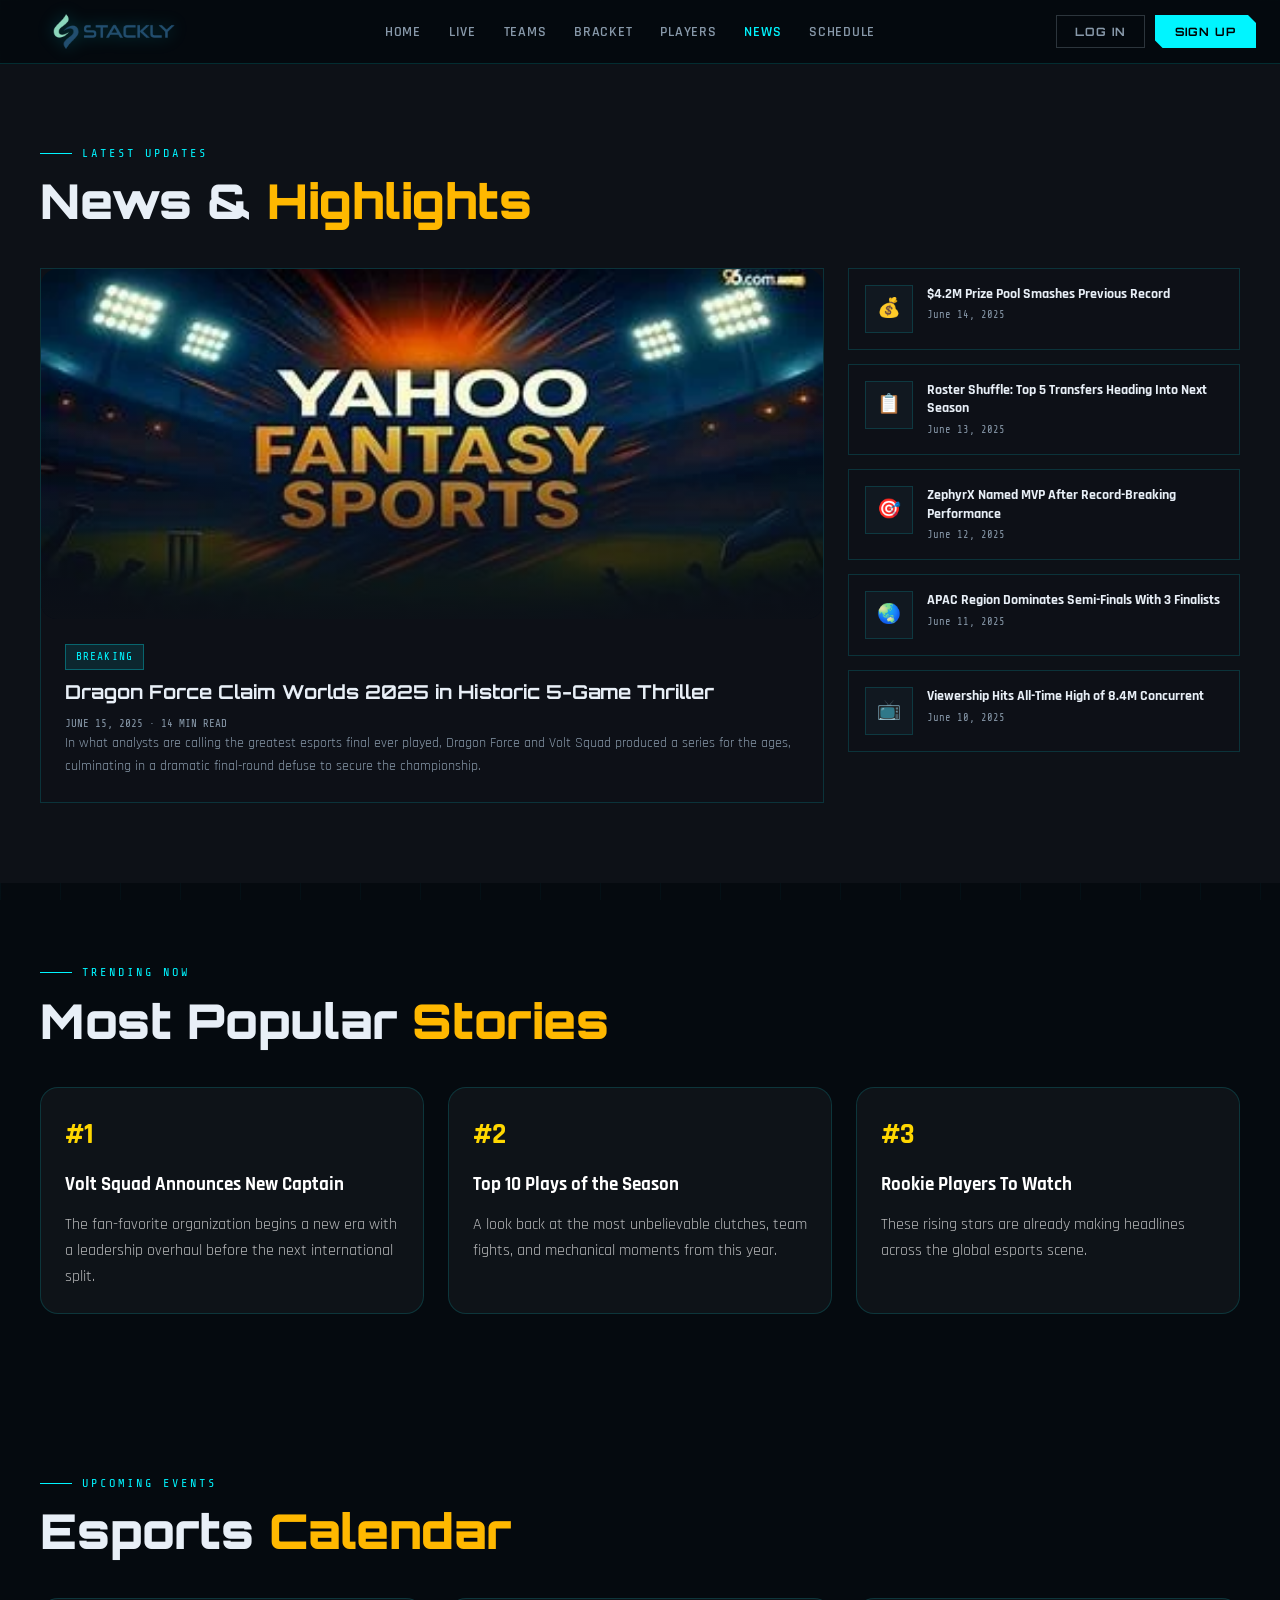
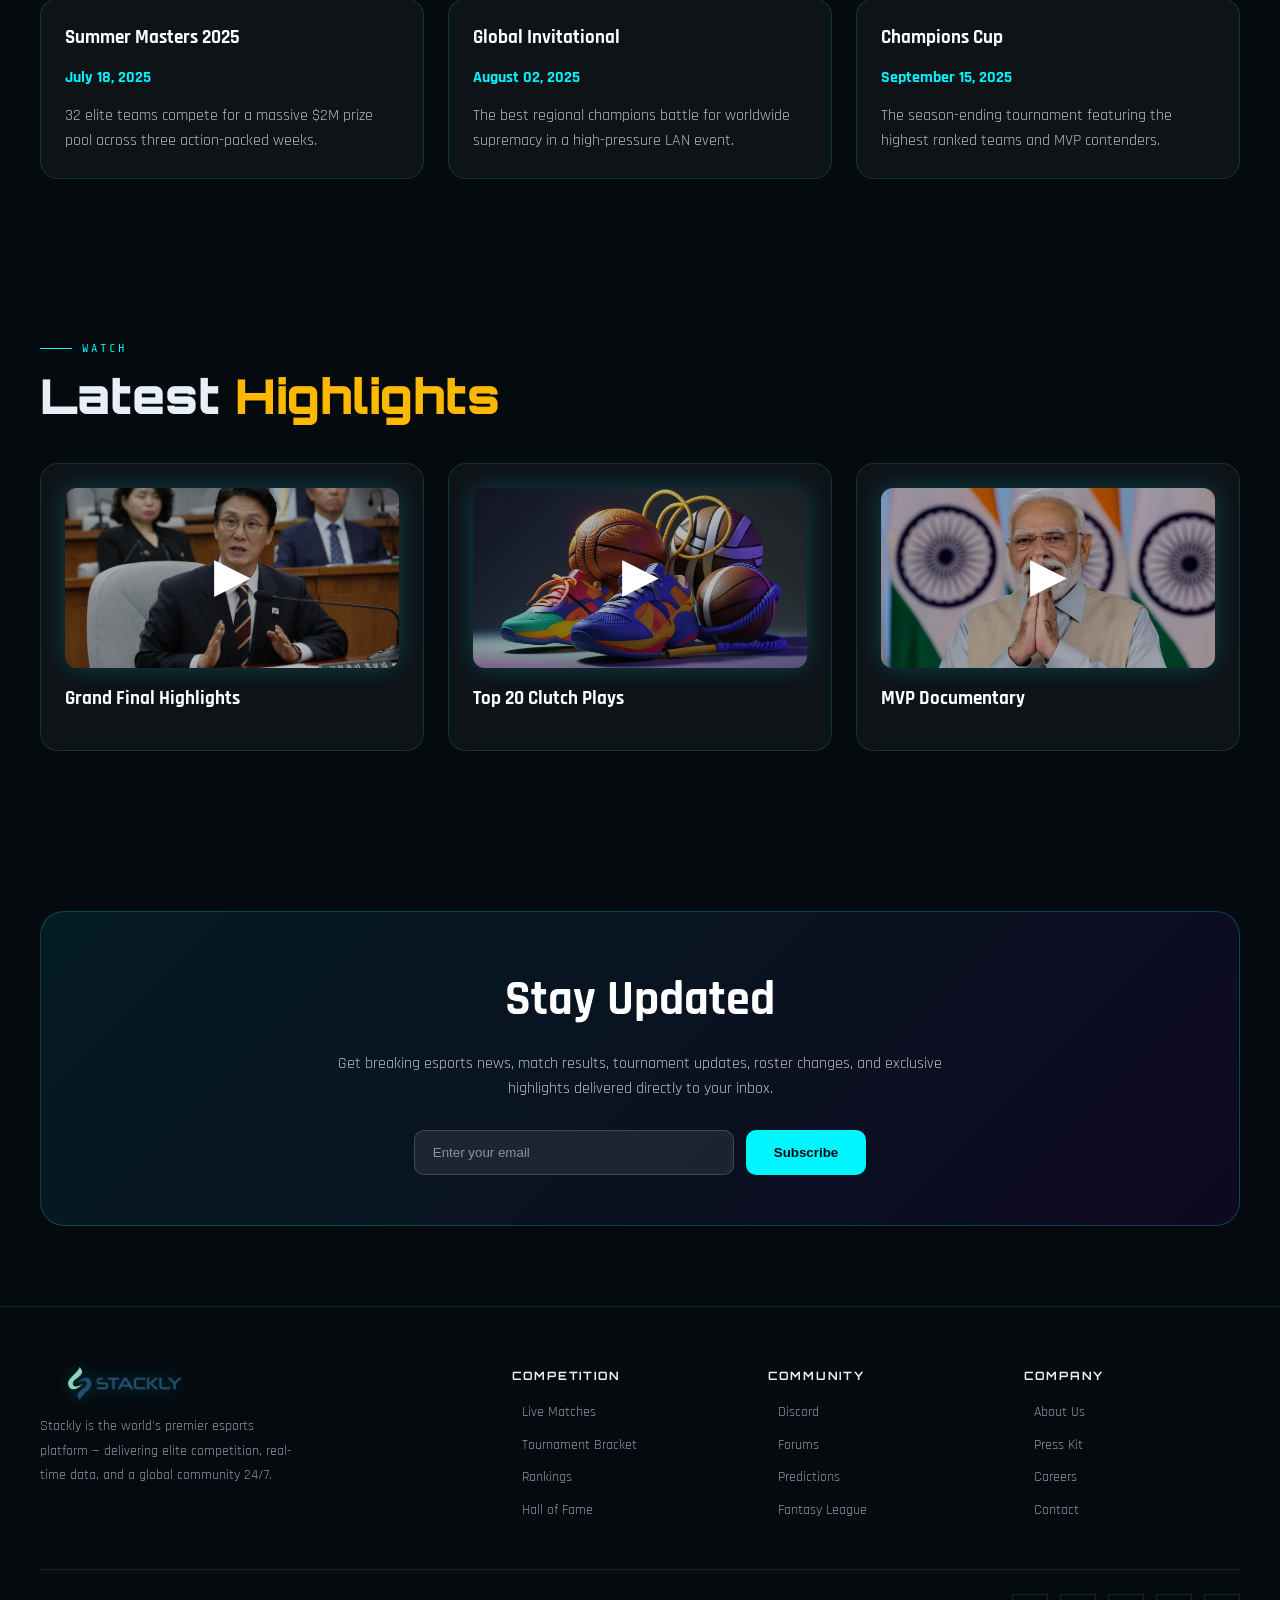
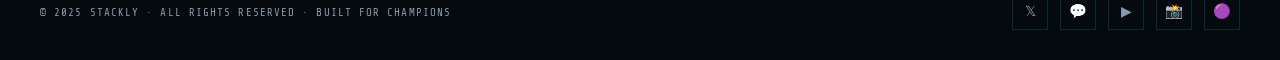
<file: news.html>
<!DOCTYPE html>
<html lang="en">
<head>
<meta charset="UTF-8" />
<meta name="viewport" content="width=device-width, initial-scale=1.0" />
<title>News — STACKLY</title>

<link href="https://fonts.googleapis.com/css2?family=Orbitron:wght@400;700;900&family=Rajdhani:wght@300;400;500;600;700&family=Share+Tech+Mono&display=swap" rel="stylesheet" />
<link rel="stylesheet" href="styles.css" />

<style>
.trending-news,
.events-section,
.video-highlights,
.newsletter{
  padding:80px 0;
}

.site-logo-img{
  width:180px;
  height:auto;
  display:block;
  object-fit:contain;
}

.footer-logo-img{
  width:170px;
}

.trending-grid,
.events-grid,
.video-grid{
  display:grid;
  grid-template-columns:repeat(auto-fit,minmax(260px,1fr));
  gap:24px;
  margin-top:40px;
}

.trend-card,
.event-card,
.video-card{
  background:rgba(255,255,255,.04);
  border:1px solid rgba(0,245,255,.15);
  border-radius:18px;
  padding:24px;
  transition:.3s ease;
}

.trend-card:hover,
.event-card:hover,
.video-card:hover{
  transform:translateY(-8px);
  box-shadow:0 0 25px rgba(0,245,255,.18);
}

.trend-rank{
  display:inline-block;
  font-size:1.8rem;
  color:#FFD700;
  font-weight:700;
  margin-bottom:12px;
}

.trend-card h3,
.event-card h3,
.video-card h3{
  color:#fff;
  margin-bottom:12px;
}

.trend-card p,
.event-card p{
  color:rgba(255,255,255,.7);
}

.event-card span{
  display:inline-block;
  color:#00F5FF;
  margin-bottom:12px;
  font-weight:700;
}

.news-featured-img{
  height:350px;
  overflow:hidden;
  border-radius:16px;
  background:rgba(255,255,255,.06);
}

.news-featured-img img{
  width:100%;
  height:100%;
  object-fit:cover;
  display:block;
  transition:transform .45s ease;
}

.news-featured:hover .news-featured-img img{
  transform:scale(1.08);
}

.video-thumb{
  height:180px;
  overflow:hidden;
  border-radius:12px;
  margin-bottom:16px;
  background:rgba(255,255,255,.06);
  box-shadow:0 0 25px rgba(0,245,255,.2);
  position:relative;
}

.video-thumb img{
  width:100%;
  height:100%;
  object-fit:cover;
  display:block;
  transition:transform .45s ease;
}

.video-card:hover .video-thumb img{
  transform:scale(1.08);
}

.video-thumb::after{
  content:"▶";
  position:absolute;
  inset:0;
  display:flex;
  align-items:center;
  justify-content:center;
  font-size:3rem;
  color:#fff;
  background:rgba(0,0,0,.28);
}

.newsletter-box{
  text-align:center;
  background:linear-gradient(135deg,rgba(0,245,255,.08),rgba(139,0,255,.08));
  border:1px solid rgba(0,245,255,.22);
  border-radius:24px;
  padding:50px 24px;
}

.newsletter-box h2{
  color:#fff;
  font-size:clamp(2rem,4vw,3rem);
  margin-bottom:12px;
}

.newsletter-box p{
  color:rgba(255,255,255,.72);
  max-width:650px;
  margin:0 auto;
}

.newsletter-form{
  display:flex;
  justify-content:center;
  gap:12px;
  margin-top:28px;
  flex-wrap:wrap;
}

.newsletter-form input{
  width:320px;
  max-width:100%;
  padding:14px 18px;
  border-radius:10px;
  border:1px solid rgba(255,255,255,.16);
  outline:none;
  background:rgba(255,255,255,.08);
  color:#fff;
}

.newsletter-form input::placeholder{
  color:rgba(255,255,255,.5);
}

.newsletter-form button{
  padding:14px 28px;
  border:none;
  border-radius:10px;
  background:#00F5FF;
  color:#020b12;
  font-weight:700;
  cursor:pointer;
  transition:.3s;
}

.newsletter-form button:hover{
  transform:translateY(-3px);
  box-shadow:0 0 20px rgba(0,245,255,.35);
}

.newsletter-message{
  margin-top:16px;
  color:#00F5FF;
  font-weight:700;
}

@media(max-width:768px){
  .trending-news,
  .events-section,
  .video-highlights,
  .newsletter{
    padding:55px 0;
  }

  .site-logo-img{
    width:145px;
  }

  .news-featured-img{
    height:240px;
  }

  .newsletter-box{
    padding:36px 18px;
  }

  .newsletter-form{
    flex-direction:column;
    align-items:center;
  }

  .newsletter-form input,
  .newsletter-form button{
    width:100%;
  }
}
</style>
</head>

<body>

<nav class="nav">
  <a href="index.html" class="nav-logo">
    <img src="assets/logo-dark.webp" alt="Stackly Logo" class="site-logo-img">
  </a>

  <ul class="nav-links">
    <li><a href="index.html">Home</a></li>
    <li><a href="live.html">Live</a></li>
    <li><a href="teams.html">Teams</a></li>
    <li><a href="bracket.html">Bracket</a></li>
    <li><a href="players.html">Players</a></li>
    <li><a href="news.html">News</a></li>
    <li><a href="schedule.html">Schedule</a></li>
  </ul>

  <div class="nav-auth">
    <button class="btn-login" id="openLogin">Log In</button>
    <button class="btn-signup" id="openSignup">Sign Up</button>
  </div>

  <button class="hamburger" id="hamburger" aria-label="Menu">
    <span></span><span></span><span></span>
  </button>
</nav>

<div class="mobile-menu" id="mobileMenu">
  <a href="index.html">Home</a>
  <a href="live.html">Live Matches</a>
  <a href="featured.html">Featured Game</a>
  <a href="teams.html">Teams</a>
  <a href="bracket.html">Tournament</a>
  <a href="stats.html">Player Stats</a>
  <a href="players.html">Players</a>
  <a href="news.html">News</a>
  <a href="schedule.html">Schedule</a>
  <a href="streaming.html">Streams</a>
  <a href="community.html">Community</a>
  <a href="sponsors.html">Sponsors</a>

  <div class="mobile-auth-btns">
    <button class="btn-login" id="openLoginMobile">Log In</button>
    <button class="btn-signup" id="openSignupMobile">Sign Up</button>
  </div>
</div>

<main class="page-main">

<section class="section news" id="news">
  <div class="section-inner">
    <div class="eyebrow">Latest Updates</div>
    <h2 class="section-title reveal">News &amp; <span class="gold">Highlights</span></h2>

    <div class="news-grid">
      <div class="news-featured reveal">
        <div class="news-featured-img">
          <img src="assets/OIP (1).webp" alt="Esports championship final">
        </div>

        <div class="news-featured-body">
          <span class="tag">Breaking</span>
          <h3 class="news-featured-title">Dragon Force Claim Worlds 2025 in Historic 5-Game Thriller</h3>
          <div class="news-date">June 15, 2025 · 14 min read</div>
          <p class="news-excerpt">
            In what analysts are calling the greatest esports final ever played, Dragon Force and Volt Squad produced a series for the ages, culminating in a dramatic final-round defuse to secure the championship.
          </p>
        </div>
      </div>

      <div class="news-list">
        <div class="news-item reveal">
          <div class="news-item-icon">💰</div>
          <div>
            <div class="news-item-title">$4.2M Prize Pool Smashes Previous Record</div>
            <div class="news-item-date">June 14, 2025</div>
          </div>
        </div>

        <div class="news-item reveal reveal-delay-1">
          <div class="news-item-icon">📋</div>
          <div>
            <div class="news-item-title">Roster Shuffle: Top 5 Transfers Heading Into Next Season</div>
            <div class="news-item-date">June 13, 2025</div>
          </div>
        </div>

        <div class="news-item reveal reveal-delay-2">
          <div class="news-item-icon">🎯</div>
          <div>
            <div class="news-item-title">ZephyrX Named MVP After Record-Breaking Performance</div>
            <div class="news-item-date">June 12, 2025</div>
          </div>
        </div>

        <div class="news-item reveal reveal-delay-3">
          <div class="news-item-icon">🌏</div>
          <div>
            <div class="news-item-title">APAC Region Dominates Semi-Finals With 3 Finalists</div>
            <div class="news-item-date">June 11, 2025</div>
          </div>
        </div>

        <div class="news-item reveal reveal-delay-4">
          <div class="news-item-icon">📺</div>
          <div>
            <div class="news-item-title">Viewership Hits All-Time High of 8.4M Concurrent</div>
            <div class="news-item-date">June 10, 2025</div>
          </div>
        </div>
      </div>
    </div>
  </div>
</section>

<section class="trending-news">
  <div class="section-inner">
    <div class="eyebrow">Trending Now</div>
    <h2 class="section-title reveal">Most Popular <span class="gold">Stories</span></h2>

    <div class="trending-grid">
      <div class="trend-card reveal">
        <span class="trend-rank">#1</span>
        <h3>Volt Squad Announces New Captain</h3>
        <p>The fan-favorite organization begins a new era with a leadership overhaul before the next international split.</p>
      </div>

      <div class="trend-card reveal reveal-delay-1">
        <span class="trend-rank">#2</span>
        <h3>Top 10 Plays of the Season</h3>
        <p>A look back at the most unbelievable clutches, team fights, and mechanical moments from this year.</p>
      </div>

      <div class="trend-card reveal reveal-delay-2">
        <span class="trend-rank">#3</span>
        <h3>Rookie Players To Watch</h3>
        <p>These rising stars are already making headlines across the global esports scene.</p>
      </div>
    </div>
  </div>
</section>

<section class="events-section">
  <div class="section-inner">
    <div class="eyebrow">Upcoming Events</div>
    <h2 class="section-title reveal">Esports <span class="gold">Calendar</span></h2>

    <div class="events-grid">
      <div class="event-card reveal">
        <h3>Summer Masters 2025</h3>
        <span>July 18, 2025</span>
        <p>32 elite teams compete for a massive $2M prize pool across three action-packed weeks.</p>
      </div>

      <div class="event-card reveal reveal-delay-1">
        <h3>Global Invitational</h3>
        <span>August 02, 2025</span>
        <p>The best regional champions battle for worldwide supremacy in a high-pressure LAN event.</p>
      </div>

      <div class="event-card reveal reveal-delay-2">
        <h3>Champions Cup</h3>
        <span>September 15, 2025</span>
        <p>The season-ending tournament featuring the highest ranked teams and MVP contenders.</p>
      </div>
    </div>
  </div>
</section>

<section class="video-highlights">
  <div class="section-inner">
    <div class="eyebrow">Watch</div>
    <h2 class="section-title reveal">Latest <span class="gold">Highlights</span></h2>

    <div class="video-grid">
      <div class="video-card reveal">
        <div class="video-thumb">
          <img src="assets/rcv.YNA.20250625.PYH2025062511160001300_P1.webp" alt="Grand final highlights">
        </div>
        <h3>Grand Final Highlights</h3>
      </div>

      <div class="video-card reveal reveal-delay-1">
        <div class="video-thumb">
          <img src="assets/national-sports-day-motivational-images-hd_X2IO.webp" alt="Top clutch plays">
        </div>
        <h3>Top 20 Clutch Plays</h3>
      </div>

      <div class="video-card reveal reveal-delay-2">
        <div class="video-thumb">
          <img src="assets/narendra-modi50-1698294323 (1).webp" alt="MVP documentary">
        </div>
        <h3>MVP Documentary</h3>
      </div>
    </div>
  </div>
</section>

<section class="newsletter">
  <div class="section-inner newsletter-box reveal">
    <h2>Stay Updated</h2>
    <p>
      Get breaking esports news, match results, tournament updates, roster changes, and exclusive highlights delivered directly to your inbox.
    </p>

    <form class="newsletter-form" id="newsletterForm">
      <input type="email" id="newsletterEmail" placeholder="Enter your email" required>
      <button type="submit">Subscribe</button>
    </form>

    <p id="newsletterMessage" class="newsletter-message"></p>
  </div>
</section>

</main>

<footer>
  <div class="footer-inner">
    <div class="footer-top">
      <div class="footer-brand">
        <a href="index.html" class="nav-logo">
          <img src="assets/logo-dark.webp" alt="Stackly Logo" class="site-logo-img footer-logo-img">
        </a>

        <p>
          Stackly is the world's premier esports platform — delivering elite competition, real-time data, and a global community 24/7.
        </p>
      </div>

      <div class="footer-col">
        <h4>Competition</h4>
         <ul>
          <li><a href="live.html">Live Matches</a></li>
          <li><a href="bracket.html">Tournament Bracket</a></li>
          <li><a href="players.html">Rankings</a></li>
          <li><a href="players.html">Hall of Fame</a></li>
        </ul>
      </div>

      <div class="footer-col">
        <h4>Community</h4>
        <ul>
          <li><a href="404page.html">Discord</a></li>
          <li><a href="404page.html">Forums</a></li>
          <li><a href="404page.html">Predictions</a></li>
          <li><a href="404page.html">Fantasy League</a></li>
        </ul>
      </div>

      <div class="footer-col">
        <h4>Company</h4>
        <ul>
          <li><a href="404page.html">About Us</a></li>
          <li><a href="404page.html">Press Kit</a></li>
          <li><a href="404page.html">Careers</a></li>
          <li><a href="404page.html">Contact</a></li>
        </ul>
      </div>
    </div>

    <div class="footer-bottom">
      <div class="footer-copy">© 2025 STACKLY · ALL RIGHTS RESERVED · BUILT FOR CHAMPIONS</div>

      <div class="footer-social">
        <a href="404page.html" class="social-link" aria-label="Twitter">𝕏</a>
        <a href="404page.html" class="social-link" aria-label="Discord">💬</a>
        <a href="404page.html" class="social-link" aria-label="YouTube">▶</a>
        <a href="404page.html" class="social-link" aria-label="Instagram">📸</a>
        <a href="404page.html" class="social-link" aria-label="Twitch">🟣</a>
      </div>
    </div>
  </div>
</footer>

<div class="auth-overlay" id="authOverlay">
  <div class="auth-modal" id="authModal">
    <button class="auth-close" id="authClose" aria-label="Close">✕</button>

    <div class="auth-logo-wrap">
      <svg width="28" height="28" viewBox="0 0 34 34" fill="none" xmlns="http://www.w3.org/2000/svg" style="filter:drop-shadow(0 0 6px rgba(0,245,255,0.5))">
        <rect x="4" y="22" width="8" height="5" rx="1" fill="#00F5FF"/>
        <rect x="4" y="15" width="13" height="5" rx="1" fill="#00F5FF" opacity="0.85"/>
        <rect x="4" y="8" width="18" height="5" rx="1" fill="#00F5FF" opacity="0.65"/>
        <rect x="4" y="1" width="26" height="5" rx="1" fill="#00F5FF" opacity="0.45"/>
        <rect x="24" y="15" width="6" height="12" rx="1" fill="#8B00FF" opacity="0.9"/>
      </svg>
      <span class="brand-stack">STACK</span><span class="brand-ly">LY</span>
    </div>

    <div class="auth-tabs">
      <button class="auth-tab active" data-tab="login">Log In</button>
      <button class="auth-tab" data-tab="signup">Sign Up</button>
    </div>

    <div class="auth-panel active" id="panel-login">
      <div class="auth-heading">Welcome back</div>
      <p class="auth-sub">Enter the arena. Your stats await.</p>

      <div class="auth-field">
        <label>Email Address</label>
        <input type="email" placeholder="you@example.com" autocomplete="email" />
      </div>

      <div class="auth-field">
        <label>Password</label>
        <input type="password" placeholder="••••••••" autocomplete="current-password" />
      </div>

      <a href="404page.html" class="auth-forgot">Forgot password?</a>
      <button class="auth-submit">Log In to Stackly</button>

      <div class="auth-divider"><span>or continue with</span></div>

      <div class="auth-social">
        <button class="auth-social-btn">🌐 Google</button>
        <button class="auth-social-btn">🎮 Discord</button>
      </div>

      <div class="auth-switch">
        Don't have an account? <button id="switchToSignup">Sign up free</button>
      </div>
    </div>

    <div class="auth-panel" id="panel-signup">
      <div class="auth-heading">Create your account</div>
      <p class="auth-sub">Join 4.8M players — track matches, predict outcomes, rise the ranks.</p>

      <div class="auth-field-row">
        <div class="auth-field">
          <label>First Name</label>
          <input type="text" placeholder="Arjun" autocomplete="given-name" />
        </div>

        <div class="auth-field">
          <label>Last Name</label>
          <input type="text" placeholder="Sharma" autocomplete="family-name" />
        </div>
      </div>

      <div class="auth-field">
        <label>Gamertag / Username</label>
        <input type="text" placeholder="ZephyrX" autocomplete="username" />
      </div>

      <div class="auth-field">
        <label>Email Address</label>
        <input type="email" placeholder="you@example.com" autocomplete="email" />
      </div>

      <div class="auth-field">
        <label>Password</label>
        <input type="password" placeholder="Create a strong password" id="signupPassword" autocomplete="new-password" />

        <div class="password-strength">
          <div class="strength-bar" id="s1"></div>
          <div class="strength-bar" id="s2"></div>
          <div class="strength-bar" id="s3"></div>
          <div class="strength-bar" id="s4"></div>
        </div>
      </div>

      <button class="auth-submit">Create Account</button>

      <div class="auth-divider"><span>or sign up with</span></div>

      <div class="auth-social">
        <button class="auth-social-btn">🌐 Google</button>
        <button class="auth-social-btn">🎮 Discord</button>
      </div>

      <p class="auth-terms">
        By signing up you agree to our <a href="404page.html">Terms of Service</a> and <a href="404page.html">Privacy Policy</a>.
      </p>

      <div class="auth-switch">
        Already have an account? <button id="switchToLogin">Log in</button>
      </div>
    </div>
  </div>
</div>

<script src="script.js"></script>

<script>
const newsletterForm = document.getElementById("newsletterForm");
const newsletterEmail = document.getElementById("newsletterEmail");
const newsletterMessage = document.getElementById("newsletterMessage");

if(newsletterForm){
  newsletterForm.addEventListener("submit", function(e){
    e.preventDefault();

    newsletterMessage.textContent = "✅ Thank you for subscribing!";
    newsletterEmail.value = "";
  });
}
</script>

</body>
</html>
</file>
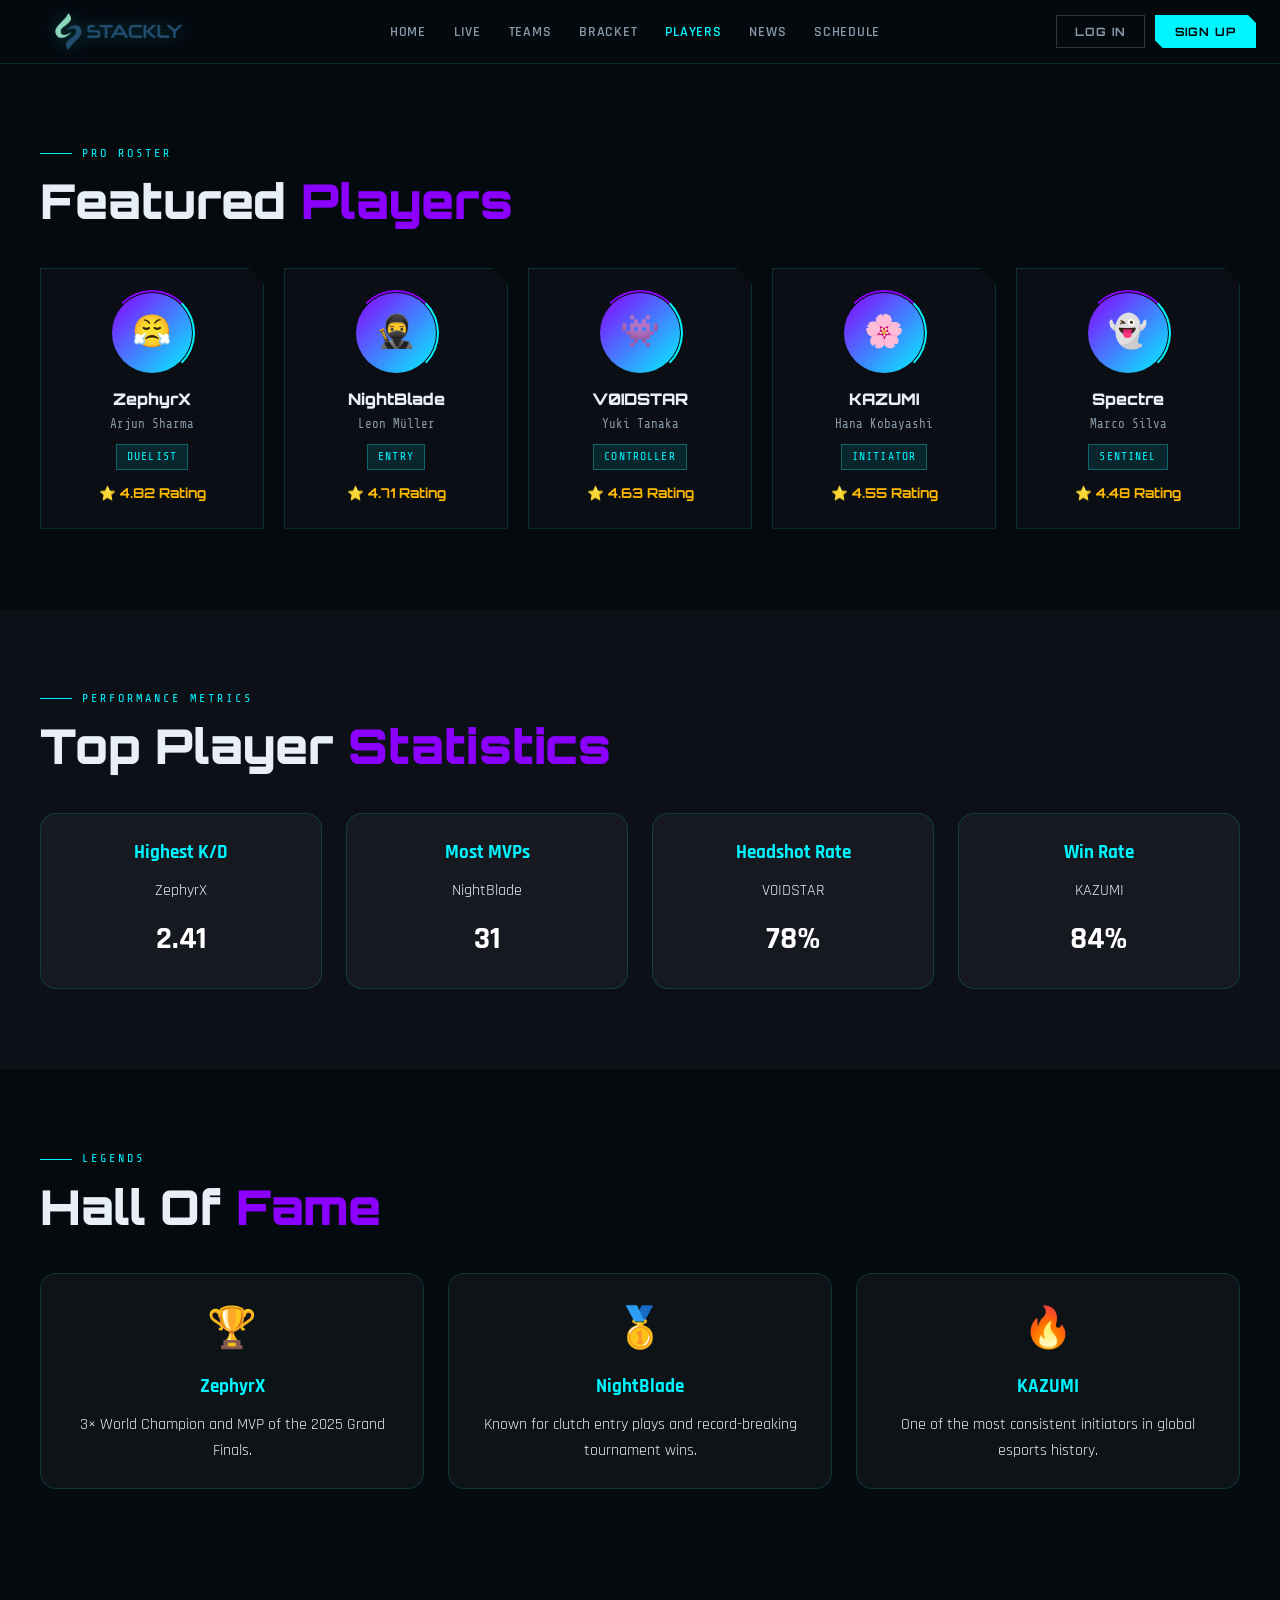
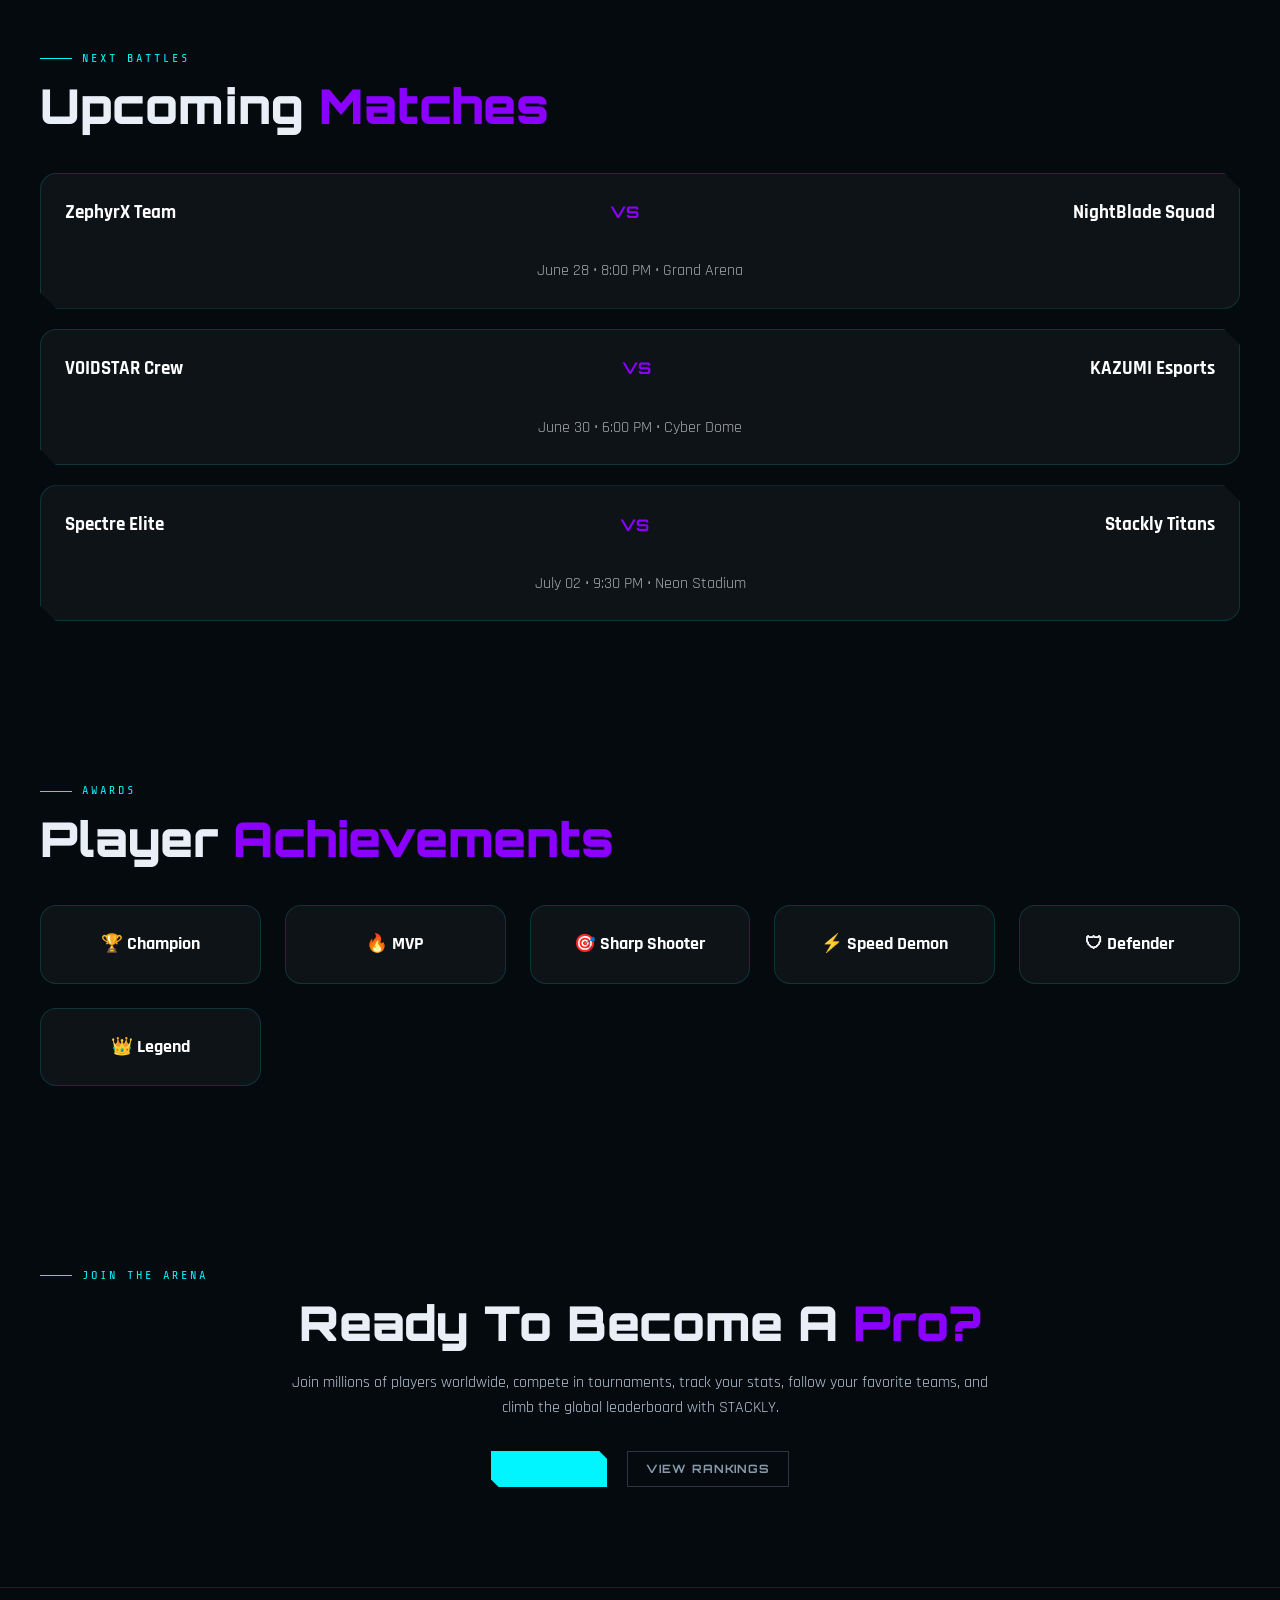
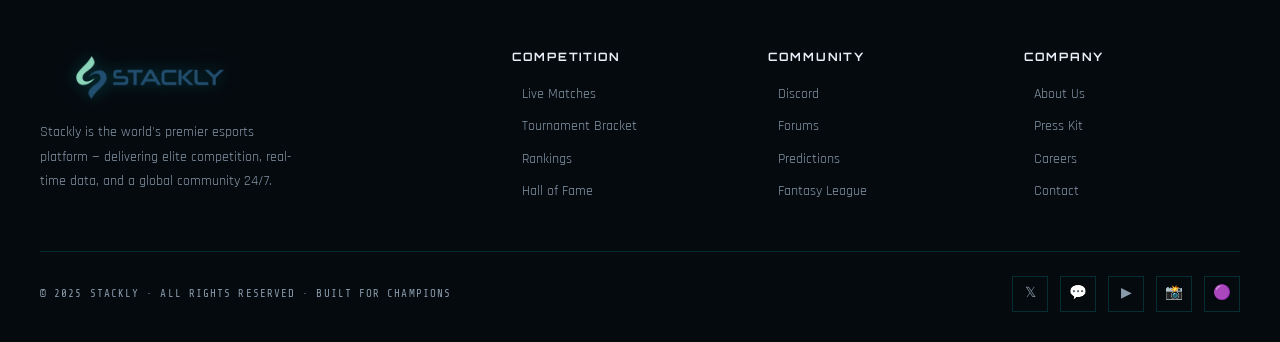
<file: players.html>
<!DOCTYPE html>
<html lang="en">
<head>
<meta charset="UTF-8" />
<meta name="viewport" content="width=device-width, initial-scale=1.0" />
<title>Pro Players — STACKLY</title>

<link href="https://fonts.googleapis.com/css2?family=Orbitron:wght@400;700;900&family=Rajdhani:wght@300;400;500;600;700&family=Share+Tech+Mono&display=swap" rel="stylesheet" />
<link rel="stylesheet" href="styles.css" />

<style>
.stats-grid,
.hof-grid,
.badge-grid{
  display:grid;
  grid-template-columns:repeat(auto-fit,minmax(220px,1fr));
  gap:24px;
  margin-top:40px;
}

.stat-card,
.hof-card,
.badge-card,
.match-card{
  background:rgba(255,255,255,.04);
  border:1px solid rgba(0,245,255,.15);
  padding:24px;
  border-radius:16px;
  text-align:center;
  transition:.3s ease;
}

.stat-card:hover,
.hof-card:hover,
.badge-card:hover,
.match-card:hover{
  transform:translateY(-8px);
  box-shadow:0 0 20px rgba(0,245,255,.25);
}

.stat-card h3,
.hof-card h3{
  color:#00F5FF;
  margin-bottom:10px;
}

.stat-card strong{
  display:block;
  margin-top:10px;
  font-size:2rem;
  color:#fff;
}

.hof-icon{
  font-size:2.5rem;
  margin-bottom:10px;
}

.match-list{
  display:flex;
  flex-direction:column;
  gap:20px;
  margin-top:40px;
}

.match-card{
  display:flex;
  justify-content:space-between;
  align-items:center;
  gap:20px;
  flex-wrap:wrap;
}

.match-card span{
  font-size:1.2rem;
  color:#fff;
  font-weight:700;
}

.match-card strong{
  color:#8B00FF;
  font-family:'Orbitron',sans-serif;
}

.match-card p{
  width:100%;
  color:#aaa;
  margin-top:10px;
}

.badge-card{
  font-size:1.1rem;
  font-weight:700;
  color:#fff;
}

.community-cta{
  text-align:center;
  padding:100px 20px;
}

.community-cta p{
  max-width:700px;
  margin:20px auto;
  color:#b9c7d6;
}

.cta-buttons{
  display:flex;
  justify-content:center;
  gap:20px;
  flex-wrap:wrap;
  margin-top:30px;
}

@media(max-width:768px){
  .match-card{
    flex-direction:column;
  }

  .community-cta{
    padding:70px 20px;
  }
}
</style>
</head>

<body>

<nav class="nav">
  <a href="index.html" class="nav-logo">
    <img src="assets/logo-dark.webp" alt="Stackly Logo" class="site-logo-img">
  </a>

  <ul class="nav-links">
    <li><a href="index.html">Home</a></li>
    <li><a href="live.html">Live</a></li>
    <li><a href="teams.html">Teams</a></li>
    <li><a href="bracket.html">Bracket</a></li>
    <li><a href="players.html">Players</a></li>
    <li><a href="news.html">News</a></li>
    <li><a href="schedule.html">Schedule</a></li>
  </ul>

  <div class="nav-auth">
    <button class="btn-login" id="openLogin">Log In</button>
    <button class="btn-signup" id="openSignup">Sign Up</button>
  </div>

  <button class="hamburger" id="hamburger" aria-label="Menu">
    <span></span><span></span><span></span>
  </button>
</nav>

<div class="mobile-menu" id="mobileMenu">
  <a href="index.html">Home</a>
  <a href="live.html">Live Matches</a>
  <a href="featured.html">Featured Game</a>
  <a href="teams.html">Teams</a>
  <a href="bracket.html">Tournament</a>
  <a href="stats.html">Player Stats</a>
  <a href="players.html">Players</a>
  <a href="news.html">News</a>
  <a href="schedule.html">Schedule</a>
  <a href="streaming.html">Streams</a>
  <a href="community.html">Community</a>
  <a href="sponsors.html">Sponsors</a>

  <div class="mobile-auth-btns">
    <button class="btn-login" id="openLoginMobile">Log In</button>
    <button class="btn-signup" id="openSignupMobile">Sign Up</button>
  </div>
</div>

<main class="page-main">

<section class="section players" id="players">
  <div class="section-inner">
    <div class="eyebrow">Pro Roster</div>
    <h2 class="section-title reveal">Featured <span class="purple">Players</span></h2>

    <div class="players-scroll">
      <div class="player-card reveal">
        <div class="player-avatar">😤</div>
        <span class="player-tag">ZephyrX</span>
        <span class="player-real-name">Arjun Sharma</span>
        <span class="tag player-role">Duelist</span>
        <div class="player-rating">⭐ 4.82 Rating</div>
      </div>

      <div class="player-card reveal reveal-delay-1">
        <div class="player-avatar">🥷</div>
        <span class="player-tag">NightBlade</span>
        <span class="player-real-name">Leon Müller</span>
        <span class="tag player-role">Entry</span>
        <div class="player-rating">⭐ 4.71 Rating</div>
      </div>

      <div class="player-card reveal reveal-delay-2">
        <div class="player-avatar">👾</div>
        <span class="player-tag">V0IDSTAR</span>
        <span class="player-real-name">Yuki Tanaka</span>
        <span class="tag player-role">Controller</span>
        <div class="player-rating">⭐ 4.63 Rating</div>
      </div>

      <div class="player-card reveal reveal-delay-3">
        <div class="player-avatar">🌸</div>
        <span class="player-tag">KAZUMI</span>
        <span class="player-real-name">Hana Kobayashi</span>
        <span class="tag player-role">Initiator</span>
        <div class="player-rating">⭐ 4.55 Rating</div>
      </div>

      <div class="player-card reveal reveal-delay-4">
        <div class="player-avatar">👻</div>
        <span class="player-tag">Spectre</span>
        <span class="player-real-name">Marco Silva</span>
        <span class="tag player-role">Sentinel</span>
        <div class="player-rating">⭐ 4.48 Rating</div>
      </div>
    </div>
  </div>
</section>

<section class="section player-stats">
  <div class="section-inner">
    <div class="eyebrow">Performance Metrics</div>
    <h2 class="section-title reveal">Top Player <span class="purple">Statistics</span></h2>

    <div class="stats-grid">
      <div class="stat-card reveal">
        <h3>Highest K/D</h3>
        <span>ZephyrX</span>
        <strong>2.41</strong>
      </div>

      <div class="stat-card reveal reveal-delay-1">
        <h3>Most MVPs</h3>
        <span>NightBlade</span>
        <strong>31</strong>
      </div>

      <div class="stat-card reveal reveal-delay-2">
        <h3>Headshot Rate</h3>
        <span>V0IDSTAR</span>
        <strong>78%</strong>
      </div>

      <div class="stat-card reveal reveal-delay-3">
        <h3>Win Rate</h3>
        <span>KAZUMI</span>
        <strong>84%</strong>
      </div>
    </div>
  </div>
</section>

<section class="section hall-of-fame">
  <div class="section-inner">
    <div class="eyebrow">Legends</div>
    <h2 class="section-title reveal">Hall Of <span class="purple">Fame</span></h2>

    <div class="hof-grid">
      <div class="hof-card reveal">
        <div class="hof-icon">🏆</div>
        <h3>ZephyrX</h3>
        <p>3× World Champion and MVP of the 2025 Grand Finals.</p>
      </div>

      <div class="hof-card reveal reveal-delay-1">
        <div class="hof-icon">🥇</div>
        <h3>NightBlade</h3>
        <p>Known for clutch entry plays and record-breaking tournament wins.</p>
      </div>

      <div class="hof-card reveal reveal-delay-2">
        <div class="hof-icon">🔥</div>
        <h3>KAZUMI</h3>
        <p>One of the most consistent initiators in global esports history.</p>
      </div>
    </div>
  </div>
</section>

<section class="section upcoming-matches">
  <div class="section-inner">
    <div class="eyebrow">Next Battles</div>
    <h2 class="section-title reveal">Upcoming <span class="purple">Matches</span></h2>

    <div class="match-list">
      <div class="match-card reveal">
        <span>ZephyrX Team</span>
        <strong>VS</strong>
        <span>NightBlade Squad</span>
        <p>June 28 • 8:00 PM • Grand Arena</p>
      </div>

      <div class="match-card reveal reveal-delay-1">
        <span>V0IDSTAR Crew</span>
        <strong>VS</strong>
        <span>KAZUMI Esports</span>
        <p>June 30 • 6:00 PM • Cyber Dome</p>
      </div>

      <div class="match-card reveal reveal-delay-2">
        <span>Spectre Elite</span>
        <strong>VS</strong>
        <span>Stackly Titans</span>
        <p>July 02 • 9:30 PM • Neon Stadium</p>
      </div>
    </div>
  </div>
</section>

<section class="section achievements">
  <div class="section-inner">
    <div class="eyebrow">Awards</div>
    <h2 class="section-title reveal">Player <span class="purple">Achievements</span></h2>

    <div class="badge-grid">
      <div class="badge-card reveal">🏆 Champion</div>
      <div class="badge-card reveal reveal-delay-1">🔥 MVP</div>
      <div class="badge-card reveal reveal-delay-2">🎯 Sharp Shooter</div>
      <div class="badge-card reveal reveal-delay-3">⚡ Speed Demon</div>
      <div class="badge-card reveal reveal-delay-4">🛡 Defender</div>
      <div class="badge-card reveal">👑 Legend</div>
    </div>
  </div>
</section>

<section class="section community-cta">
  <div class="section-inner">
    <div class="eyebrow">Join The Arena</div>
    <h2 class="section-title reveal">Ready To Become A <span class="purple">Pro?</span></h2>

    <p>
      Join millions of players worldwide, compete in tournaments, track your stats,
      follow your favorite teams, and climb the global leaderboard with STACKLY.
    </p>

    <div class="cta-buttons">
      <button class="btn-signup" id="openSignupCta">Join Now</button>
      <a href="404page.html" class="btn-login" style="text-decoration:none;">View Rankings</a>
    </div>
  </div>
</section>

</main>

<footer>
  <div class="footer-inner">
    <div class="footer-top">
      <div class="footer-brand">
        <a href="index.html" class="nav-logo">
          <img src="assets/logo-dark.webp" alt="Stackly Logo" class="site-logo-img footer-logo-img">
        </a>

        <p>Stackly is the world's premier esports platform — delivering elite competition, real-time data, and a global community 24/7.</p>
      </div>

      <div class="footer-col">
        <h4>Competition</h4>
         <ul>
          <li><a href="live.html">Live Matches</a></li>
          <li><a href="bracket.html">Tournament Bracket</a></li>
          <li><a href="players.html">Rankings</a></li>
          <li><a href="players.html">Hall of Fame</a></li>
        </ul>
      </div>

      <div class="footer-col">
        <h4>Community</h4>
        <ul>
          <li><a href="404page.html">Discord</a></li>
          <li><a href="404page.html">Forums</a></li>
          <li><a href="404page.html">Predictions</a></li>
          <li><a href="404page.html">Fantasy League</a></li>
        </ul>
      </div>

      <div class="footer-col">
        <h4>Company</h4>
        <ul>
          <li><a href="404page.html">About Us</a></li>
          <li><a href="404page.html">Press Kit</a></li>
          <li><a href="404page.html">Careers</a></li>
          <li><a href="404page.html">Contact</a></li>
        </ul>
      </div>
    </div>

    <div class="footer-bottom">
      <div class="footer-copy">© 2025 STACKLY · ALL RIGHTS RESERVED · BUILT FOR CHAMPIONS</div>

      <div class="footer-social">
        <a href="404page.html" class="social-link" aria-label="Twitter">𝕏</a>
        <a href="404page.html" class="social-link" aria-label="Discord">💬</a>
        <a href="404page.html" class="social-link" aria-label="YouTube">▶</a>
        <a href="404page.html" class="social-link" aria-label="Instagram">📸</a>
        <a href="404page.html" class="social-link" aria-label="Twitch">🟣</a>
      </div>
    </div>
  </div>
</footer>

<div class="auth-overlay" id="authOverlay">
  <div class="auth-modal" id="authModal">
    <button class="auth-close" id="authClose" aria-label="Close">✕</button>

    <div class="auth-logo-wrap">
      <svg width="28" height="28" viewBox="0 0 34 34" fill="none" xmlns="http://www.w3.org/2000/svg" style="filter:drop-shadow(0 0 6px rgba(0,245,255,0.5))">
        <rect x="4" y="22" width="8" height="5" rx="1" fill="#00F5FF"/>
        <rect x="4" y="15" width="13" height="5" rx="1" fill="#00F5FF" opacity="0.85"/>
        <rect x="4" y="8" width="18" height="5" rx="1" fill="#00F5FF" opacity="0.65"/>
        <rect x="4" y="1" width="26" height="5" rx="1" fill="#00F5FF" opacity="0.45"/>
        <rect x="24" y="15" width="6" height="12" rx="1" fill="#8B00FF" opacity="0.9"/>
      </svg>
      <span class="brand-stack">STACK</span><span class="brand-ly">LY</span>
    </div>

    <div class="auth-tabs">
      <button class="auth-tab active" data-tab="login">Log In</button>
      <button class="auth-tab" data-tab="signup">Sign Up</button>
    </div>

    <div class="auth-panel active" id="panel-login">
      <div class="auth-heading">Welcome back</div>
      <p class="auth-sub">Enter the arena. Your stats await.</p>

      <div class="auth-field">
        <label>Email Address</label>
        <input type="email" placeholder="you@example.com" autocomplete="email" />
      </div>

      <div class="auth-field">
        <label>Password</label>
        <input type="password" placeholder="••••••••" autocomplete="current-password" />
      </div>

      <a href="404page.html" class="auth-forgot">Forgot password?</a>
      <button class="auth-submit">Log In to Stackly</button>

      <div class="auth-divider"><span>or continue with</span></div>

      <div class="auth-social">
        <button class="auth-social-btn">🌐 Google</button>
        <button class="auth-social-btn">🎮 Discord</button>
      </div>

      <div class="auth-switch">Don't have an account? <button id="switchToSignup">Sign up free</button></div>
    </div>

    <div class="auth-panel" id="panel-signup">
      <div class="auth-heading">Create your account</div>
      <p class="auth-sub">Join 4.8M players — track matches, predict outcomes, rise the ranks.</p>

      <div class="auth-field-row">
        <div class="auth-field">
          <label>First Name</label>
          <input type="text" placeholder="Arjun" autocomplete="given-name" />
        </div>

        <div class="auth-field">
          <label>Last Name</label>
          <input type="text" placeholder="Sharma" autocomplete="family-name" />
        </div>
      </div>

      <div class="auth-field">
        <label>Gamertag / Username</label>
        <input type="text" placeholder="ZephyrX" autocomplete="username" />
      </div>

      <div class="auth-field">
        <label>Email Address</label>
        <input type="email" placeholder="you@example.com" autocomplete="email" />
      </div>

      <div class="auth-field">
        <label>Password</label>
        <input type="password" placeholder="Create a strong password" id="signupPassword" autocomplete="new-password" />
        <div class="password-strength">
          <div class="strength-bar" id="s1"></div>
          <div class="strength-bar" id="s2"></div>
          <div class="strength-bar" id="s3"></div>
          <div class="strength-bar" id="s4"></div>
        </div>
      </div>

      <button class="auth-submit">Create Account</button>

      <div class="auth-divider"><span>or sign up with</span></div>

      <div class="auth-social">
        <button class="auth-social-btn">🌐 Google</button>
        <button class="auth-social-btn">🎮 Discord</button>
      </div>

      <p class="auth-terms">By signing up you agree to our <a href="404page.html">Terms of Service</a> and <a href="404page.html">Privacy Policy</a>.</p>

      <div class="auth-switch">Already have an account? <button id="switchToLogin">Log in</button></div>
    </div>
  </div>
</div>

<script src="script.js"></script>

<script>
const ctaSignup = document.getElementById("openSignupCta");
if(ctaSignup){
  ctaSignup.addEventListener("click", () => {
    window.location.href = "signup.html";
  });
}
</script>

</body>
</html>
</file>
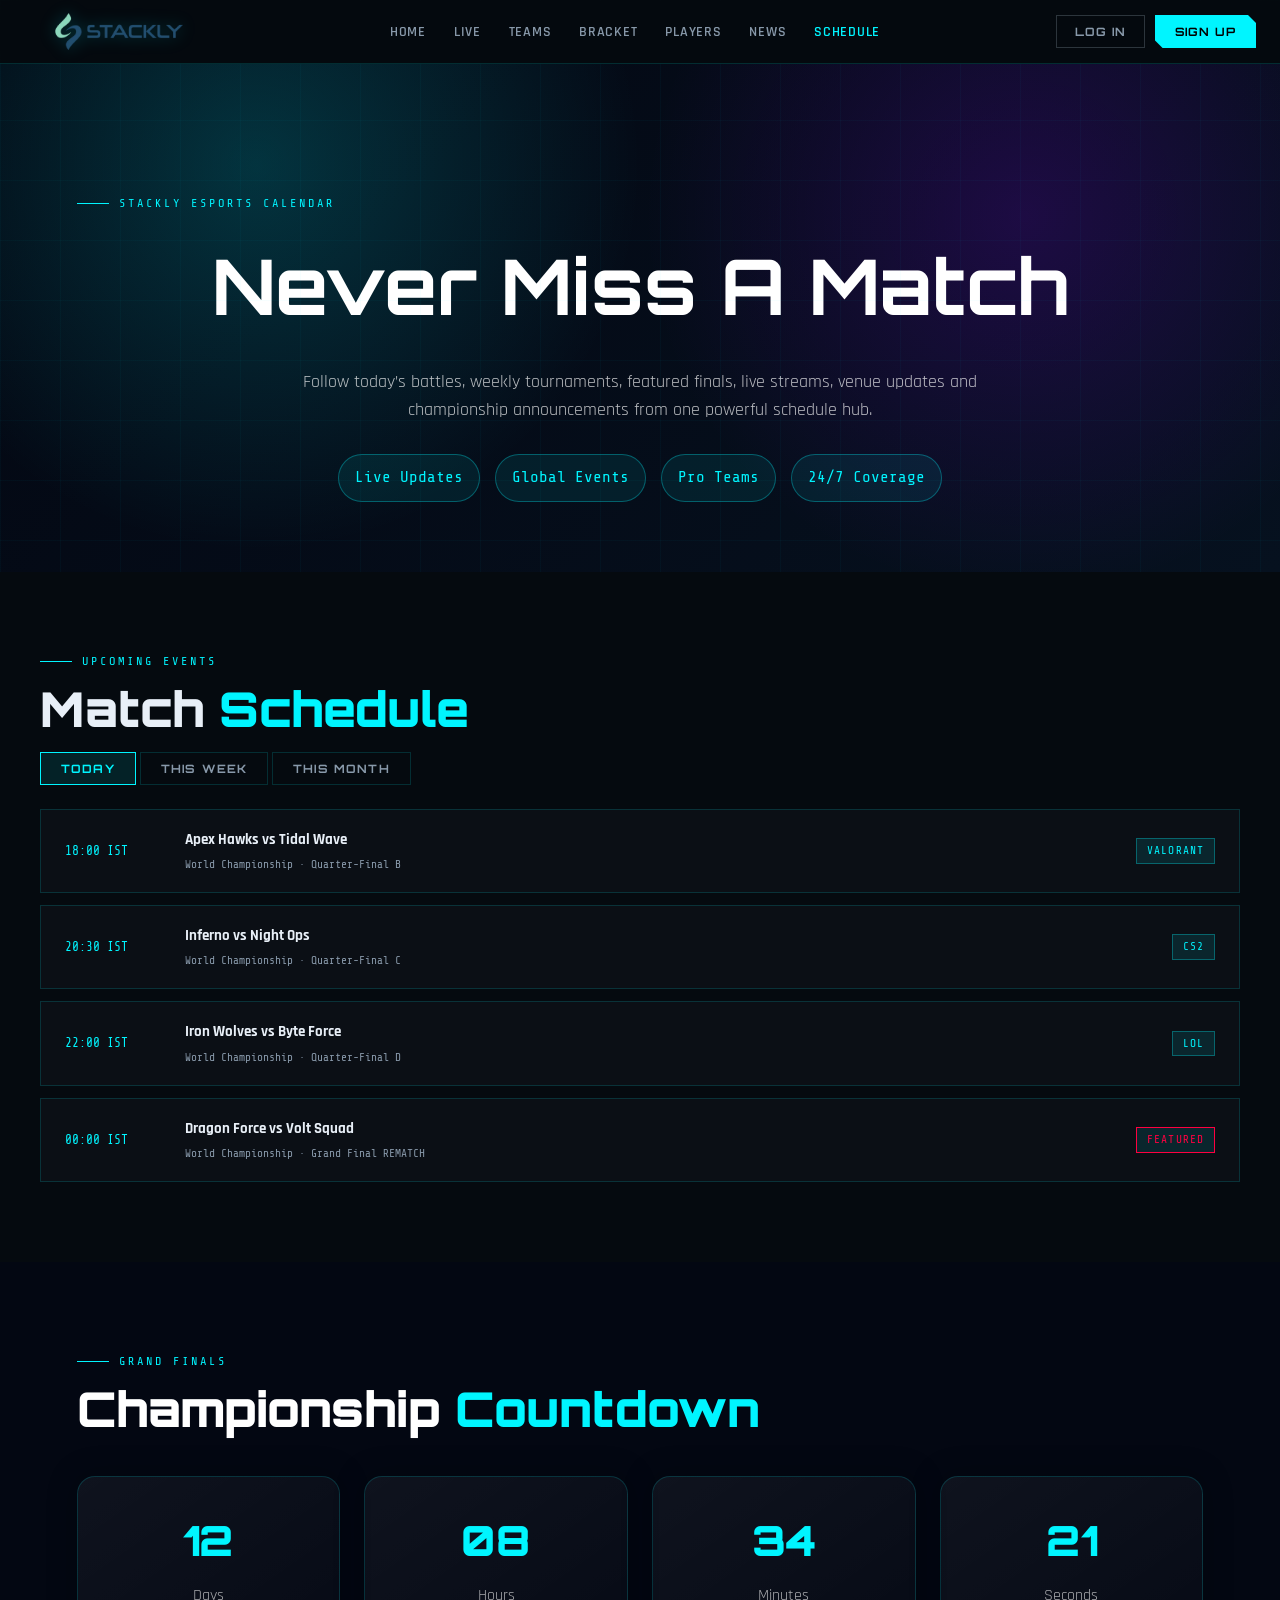
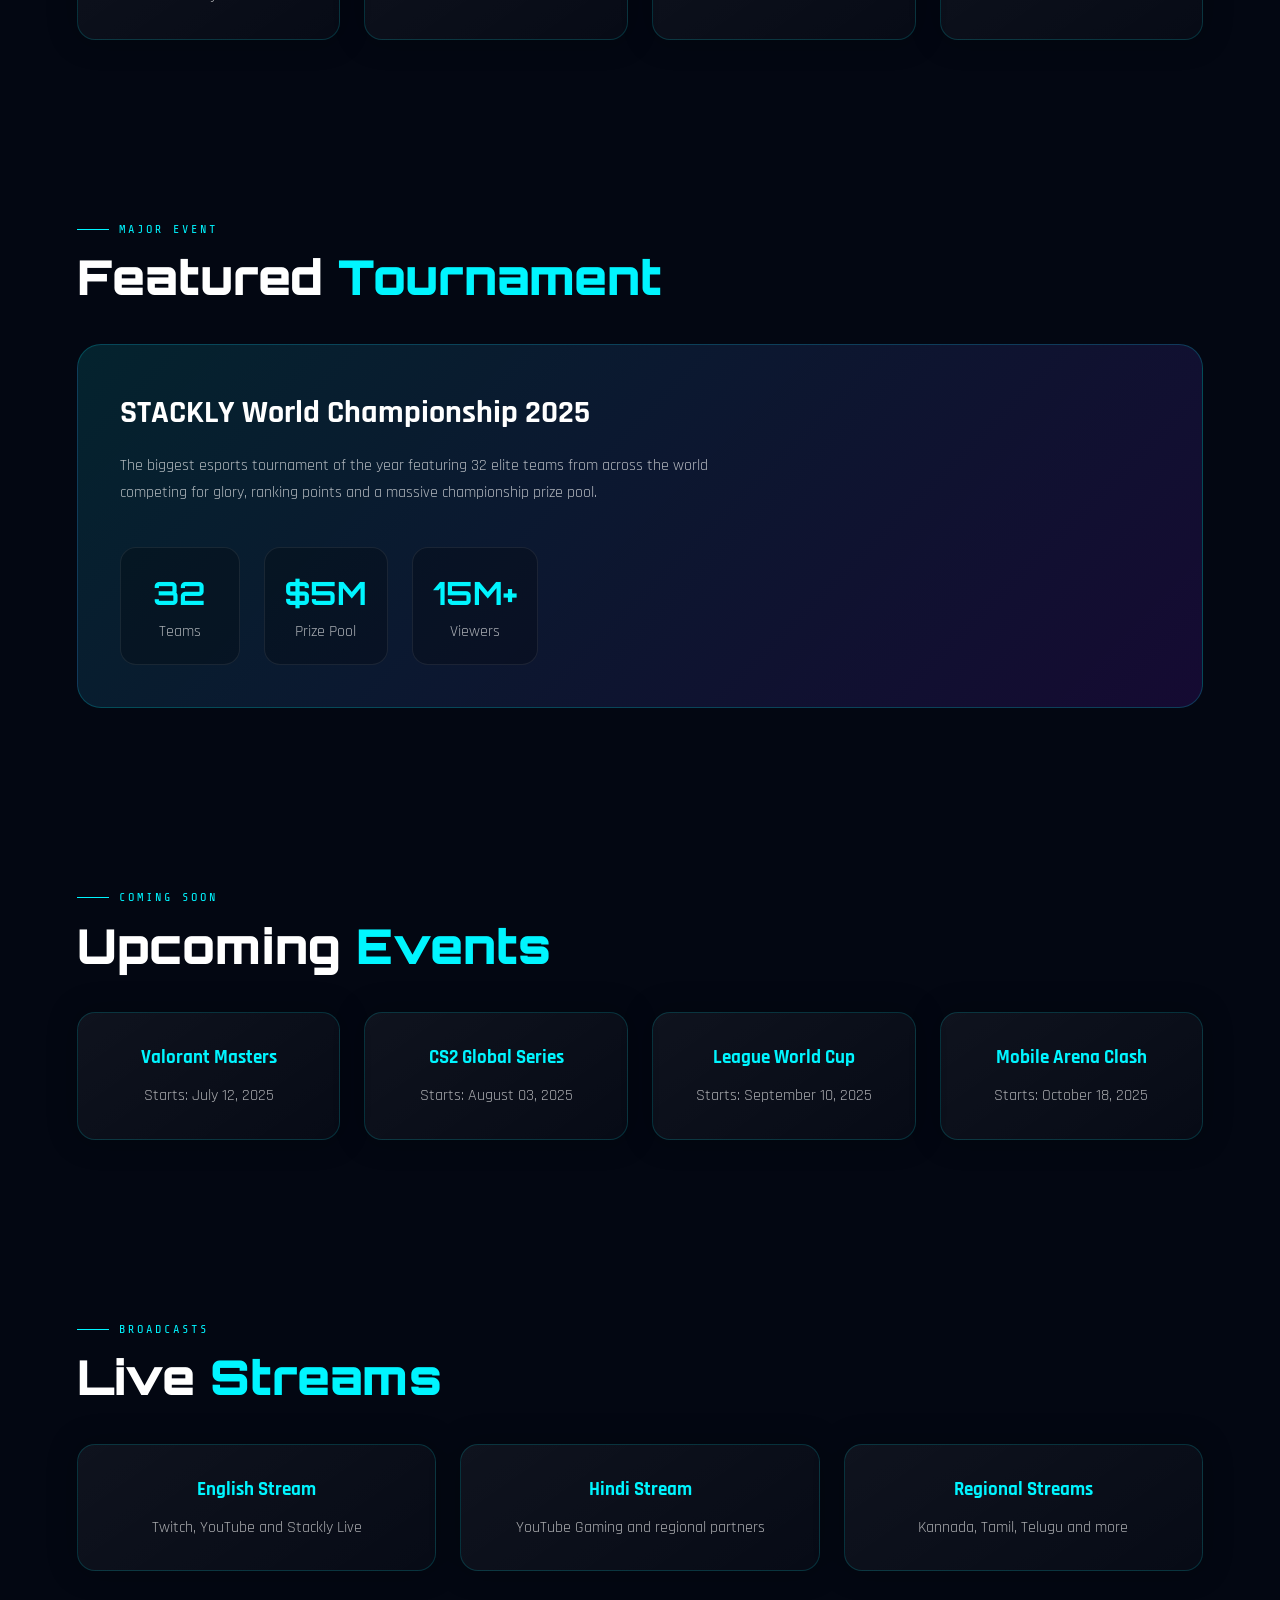
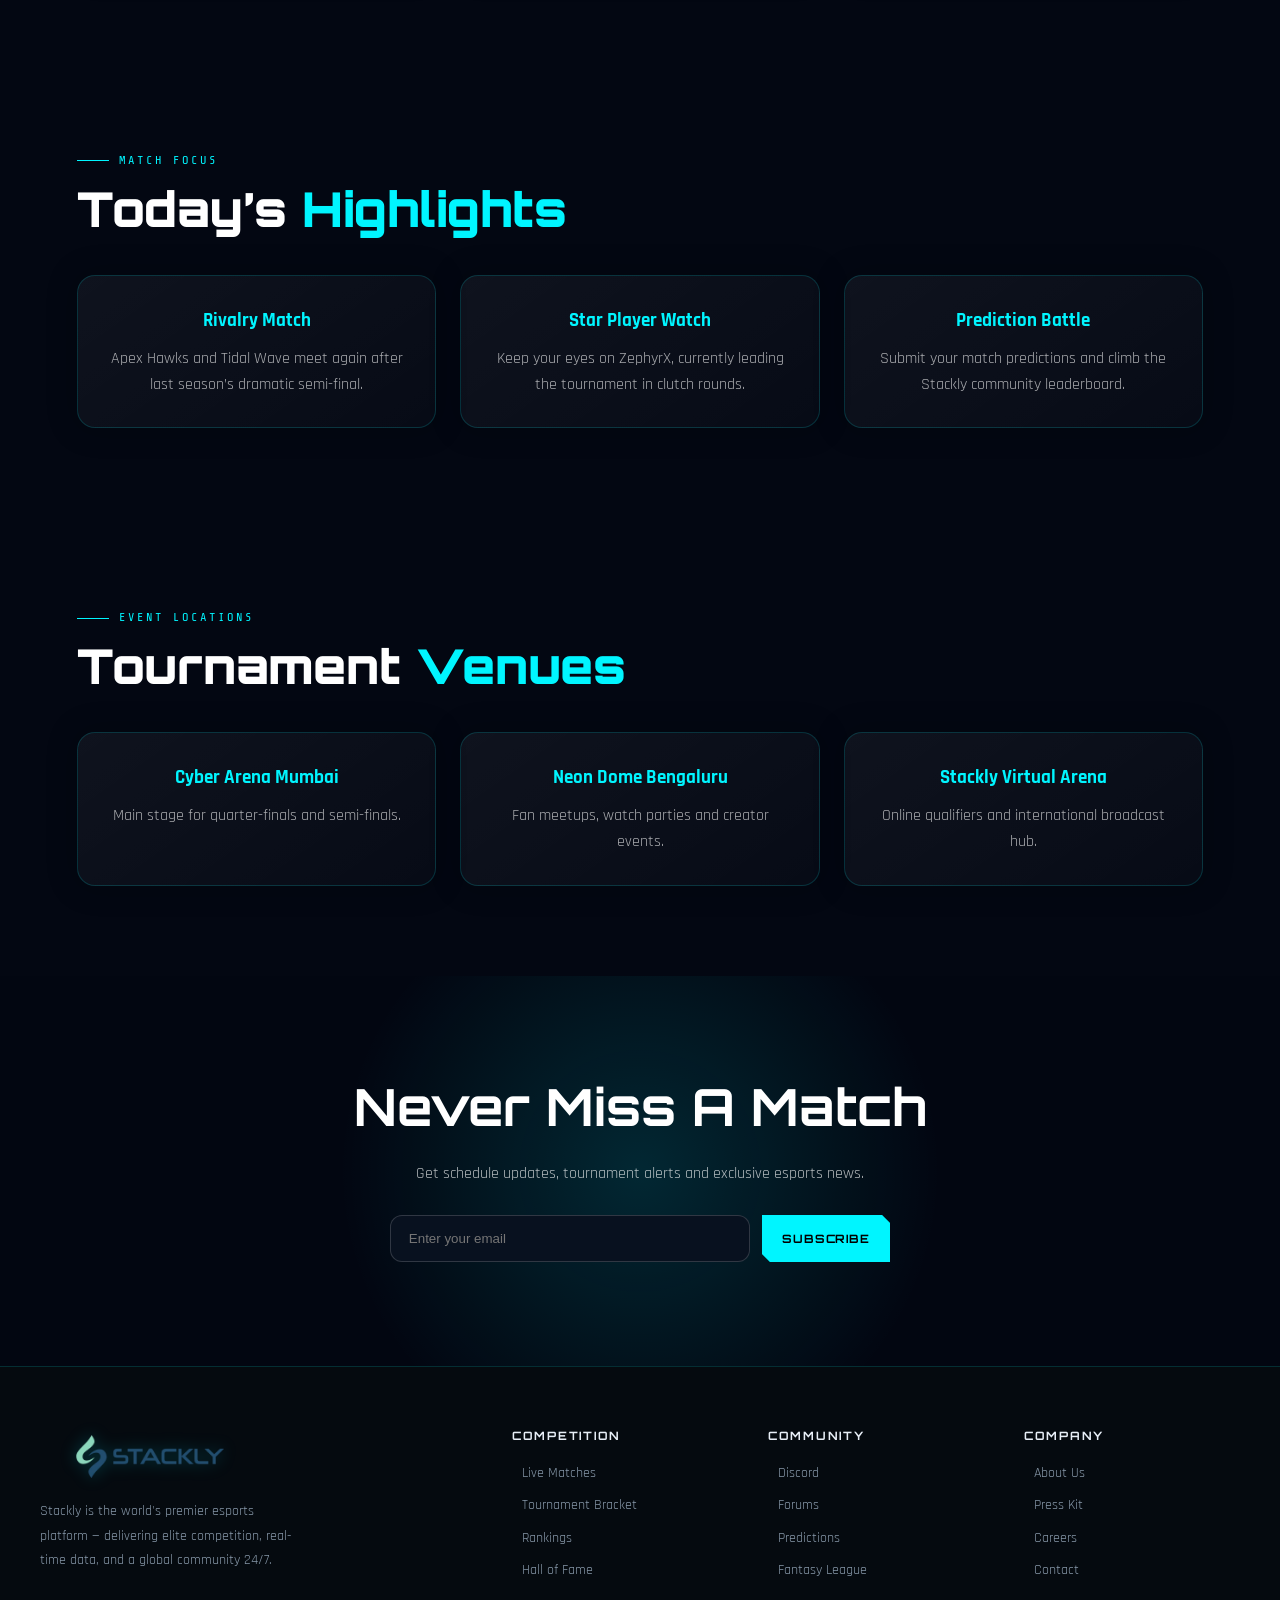
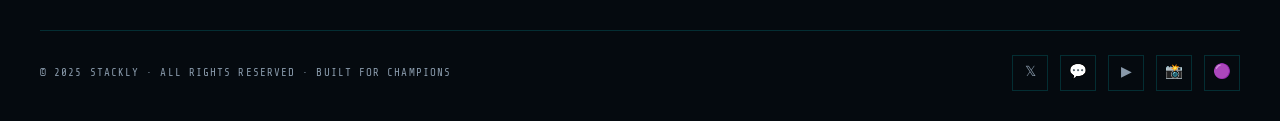
<file: schedule.html>
<!DOCTYPE html>
<html lang="en">
<head>
<meta charset="UTF-8" />
<meta name="viewport" content="width=device-width, initial-scale=1.0" />
<title>Schedule — STACKLY</title>

<link href="https://fonts.googleapis.com/css2?family=Orbitron:wght@400;700;900&family=Rajdhani:wght@300;400;500;600;700&family=Share+Tech+Mono&display=swap" rel="stylesheet" />
<link rel="stylesheet" href="styles.css" />

<style>
/* ===== EXTRA SCHEDULE PAGE CONTENT ===== */

.schedule-hero{
  padding:130px 6% 70px;
  background:
    radial-gradient(circle at 20% 20%, rgba(0,245,255,.18), transparent 35%),
    radial-gradient(circle at 80% 30%, rgba(139,0,255,.18), transparent 35%),
    linear-gradient(135deg,#030712,#06111f);
  text-align:center;
  color:#fff;
}

.schedule-hero h1{
  font-family:'Orbitron',sans-serif;
  font-size:clamp(2.5rem,6vw,5rem);
  margin-bottom:20px;
}

.schedule-hero p{
  max-width:760px;
  margin:0 auto 30px;
  color:rgba(255,255,255,.72);
  font-size:1.1rem;
}

.hero-badges{
  display:flex;
  justify-content:center;
  gap:15px;
  flex-wrap:wrap;
}

.hero-badges span{
  border:1px solid rgba(0,245,255,.3);
  background:rgba(0,245,255,.08);
  color:#00F5FF;
  padding:10px 16px;
  border-radius:999px;
  font-family:'Share Tech Mono',monospace;
}

.countdown-section,
.featured-tournament,
.upcoming-events,
.stream-section,
.match-highlights,
.venue-section,
.newsletter{
  padding:90px 6%;
  background:#030712;
  color:#fff;
}

.countdown-grid,
.event-grid,
.stream-grid,
.highlight-grid,
.venue-grid{
  display:grid;
  grid-template-columns:repeat(auto-fit,minmax(220px,1fr));
  gap:24px;
  margin-top:40px;
}

.count-box,
.event-card,
.stream-card,
.highlight-card,
.venue-card{
  background:linear-gradient(145deg,rgba(255,255,255,.05),rgba(255,255,255,.02));
  border:1px solid rgba(0,245,255,.16);
  border-radius:18px;
  padding:30px;
  text-align:center;
  transition:.35s ease;
  box-shadow:0 0 30px rgba(0,0,0,.25);
}

.count-box:hover,
.event-card:hover,
.stream-card:hover,
.highlight-card:hover,
.venue-card:hover{
  transform:translateY(-8px);
  border-color:rgba(0,245,255,.45);
  box-shadow:0 0 30px rgba(0,245,255,.18);
}

.count-box span{
  font-family:'Orbitron',sans-serif;
  font-size:2.6rem;
  font-weight:900;
  color:#00F5FF;
}

.count-box p,
.event-card p,
.stream-card p,
.highlight-card p,
.venue-card p{
  color:rgba(255,255,255,.65);
  margin-top:10px;
}

.featured-card{
  margin-top:40px;
  display:flex;
  justify-content:space-between;
  gap:40px;
  flex-wrap:wrap;
  padding:42px;
  border-radius:24px;
  background:
    linear-gradient(135deg,rgba(0,245,255,.1),rgba(139,0,255,.12)),
    #050b16;
  border:1px solid rgba(0,245,255,.2);
}

.featured-card h3{
  font-size:2rem;
  margin-bottom:14px;
  color:#fff;
}

.featured-card p{
  max-width:650px;
  color:rgba(255,255,255,.68);
  line-height:1.7;
}

.featured-stats{
  display:flex;
  gap:24px;
  flex-wrap:wrap;
}

.featured-stats div{
  min-width:120px;
  padding:20px;
  border-radius:16px;
  background:rgba(0,0,0,.25);
  border:1px solid rgba(255,255,255,.08);
  text-align:center;
}

.featured-stats strong{
  display:block;
  font-size:2rem;
  color:#00F5FF;
  font-family:'Orbitron',sans-serif;
}

.featured-stats span{
  color:rgba(255,255,255,.65);
}

.event-card h3,
.stream-card h3,
.highlight-card h3,
.venue-card h3{
  color:#00F5FF;
  margin-bottom:10px;
}

.newsletter{
  text-align:center;
  background:
    radial-gradient(circle at center,rgba(0,245,255,.14),transparent 45%),
    #020611;
}

.newsletter h2{
  font-size:clamp(2rem,4vw,3.5rem);
  font-family:'Orbitron',sans-serif;
}

.newsletter p{
  color:rgba(255,255,255,.7);
  margin-top:14px;
}

.newsletter-form{
  margin-top:28px;
  display:flex;
  justify-content:center;
  gap:12px;
  flex-wrap:wrap;
}

.newsletter-form input{
  width:min(360px,100%);
  padding:15px 18px;
  border-radius:12px;
  border:1px solid rgba(255,255,255,.16);
  background:#08111f;
  color:#fff;
  outline:none;
}

.newsletter-form input:focus{
  border-color:#00F5FF;
  box-shadow:0 0 18px rgba(0,245,255,.2);
}

@media(max-width:768px){
  .schedule-hero{
    padding:110px 5% 55px;
  }

  .featured-card{
    padding:28px;
  }

  .featured-stats{
    width:100%;
  }

  .featured-stats div{
    flex:1 1 100%;
  }

  .countdown-section,
  .featured-tournament,
  .upcoming-events,
  .stream-section,
  .match-highlights,
  .venue-section,
  .newsletter{
    padding:70px 5%;
  }
}
</style>
</head>

<body>

<nav class="nav">
  <a href="index.html" class="nav-logo">
    <img src="assets/logo-dark.webp" alt="Stackly Logo" class="site-logo-img">
  </a>

  <ul class="nav-links">
    <li><a href="index.html">Home</a></li>
    <li><a href="live.html">Live</a></li>
    <li><a href="teams.html">Teams</a></li>
    <li><a href="bracket.html">Bracket</a></li>
    <li><a href="players.html">Players</a></li>
    <li><a href="news.html">News</a></li>
    <li><a href="schedule.html">Schedule</a></li>
  </ul>

  <div class="nav-auth">
    <button class="btn-login" id="openLogin">Log In</button>
    <button class="btn-signup" id="openSignup">Sign Up</button>
  </div>

  <button class="hamburger" id="hamburger" aria-label="Menu">
    <span></span><span></span><span></span>
  </button>
</nav>

<div class="mobile-menu" id="mobileMenu">
  <a href="index.html">Home</a>
  <a href="live.html">Live Matches</a>
  <a href="featured.html">Featured Game</a>
  <a href="teams.html">Teams</a>
  <a href="bracket.html">Tournament</a>
  <a href="stats.html">Player Stats</a>
  <a href="players.html">Players</a>
  <a href="news.html">News</a>
  <a href="schedule.html">Schedule</a>
  <a href="streaming.html">Streams</a>
  <a href="community.html">Community</a>
  <a href="sponsors.html">Sponsors</a>

  <div class="mobile-auth-btns">
    <button class="btn-login" id="openLoginMobile">Log In</button>
    <button class="btn-signup" id="openSignupMobile">Sign Up</button>
  </div>
</div>

<main class="page-main">

<section class="schedule-hero">
  <div class="eyebrow">STACKLY Esports Calendar</div>
  <h1>Never Miss A Match</h1>
  <p>
    Follow today’s battles, weekly tournaments, featured finals, live streams,
    venue updates and championship announcements from one powerful schedule hub.
  </p>

  <div class="hero-badges">
    <span>Live Updates</span>
    <span>Global Events</span>
    <span>Pro Teams</span>
    <span>24/7 Coverage</span>
  </div>
</section>

<section class="section schedule" id="schedule">
  <div class="section-inner">
    <div class="eyebrow">Upcoming Events</div>
    <h2 class="section-title reveal">Match <span class="cyan">Schedule</span></h2>

    <div class="schedule-tabs">
      <button class="schedule-tab active">Today</button>
      <button class="schedule-tab">This Week</button>
      <button class="schedule-tab">This Month</button>
    </div>

    <div class="schedule-list">
      <div class="schedule-item reveal">
        <div class="schedule-time">18:00 IST</div>
        <div>
          <div class="schedule-match">Apex Hawks vs Tidal Wave</div>
          <div class="schedule-detail">World Championship · Quarter-Final B</div>
        </div>
        <span class="schedule-game-tag tag">VALORANT</span>
      </div>

      <div class="schedule-item reveal reveal-delay-1">
        <div class="schedule-time">20:30 IST</div>
        <div>
          <div class="schedule-match">Inferno vs Night Ops</div>
          <div class="schedule-detail">World Championship · Quarter-Final C</div>
        </div>
        <span class="schedule-game-tag tag">CS2</span>
      </div>

      <div class="schedule-item reveal reveal-delay-2">
        <div class="schedule-time">22:00 IST</div>
        <div>
          <div class="schedule-match">Iron Wolves vs Byte Force</div>
          <div class="schedule-detail">World Championship · Quarter-Final D</div>
        </div>
        <span class="schedule-game-tag tag">LoL</span>
      </div>

      <div class="schedule-item reveal reveal-delay-3">
        <div class="schedule-time">00:00 IST</div>
        <div>
          <div class="schedule-match">Dragon Force vs Volt Squad</div>
          <div class="schedule-detail">World Championship · Grand Final REMATCH</div>
        </div>
        <span class="schedule-game-tag tag" style="color:var(--red);border-color:var(--red)">FEATURED</span>
      </div>
    </div>
  </div>
</section>

<section class="countdown-section">
  <div class="section-inner">
    <div class="eyebrow">Grand Finals</div>
    <h2 class="section-title">Championship <span class="cyan">Countdown</span></h2>

    <div class="countdown-grid">
      <div class="count-box">
        <span>12</span>
        <p>Days</p>
      </div>

      <div class="count-box">
        <span>08</span>
        <p>Hours</p>
      </div>

      <div class="count-box">
        <span>34</span>
        <p>Minutes</p>
      </div>

      <div class="count-box">
        <span>21</span>
        <p>Seconds</p>
      </div>
    </div>
  </div>
</section>

<section class="featured-tournament">
  <div class="section-inner">
    <div class="eyebrow">Major Event</div>
    <h2 class="section-title">Featured <span class="cyan">Tournament</span></h2>

    <div class="featured-card">
      <div>
        <h3>STACKLY World Championship 2025</h3>
        <p>
          The biggest esports tournament of the year featuring 32 elite teams
          from across the world competing for glory, ranking points and a massive
          championship prize pool.
        </p>
      </div>

      <div class="featured-stats">
        <div>
          <strong>32</strong>
          <span>Teams</span>
        </div>

        <div>
          <strong>$5M</strong>
          <span>Prize Pool</span>
        </div>

        <div>
          <strong>15M+</strong>
          <span>Viewers</span>
        </div>
      </div>
    </div>
  </div>
</section>

<section class="upcoming-events">
  <div class="section-inner">
    <div class="eyebrow">Coming Soon</div>
    <h2 class="section-title">Upcoming <span class="cyan">Events</span></h2>

    <div class="event-grid">
      <div class="event-card">
        <h3>Valorant Masters</h3>
        <p>Starts: July 12, 2025</p>
      </div>

      <div class="event-card">
        <h3>CS2 Global Series</h3>
        <p>Starts: August 03, 2025</p>
      </div>

      <div class="event-card">
        <h3>League World Cup</h3>
        <p>Starts: September 10, 2025</p>
      </div>

      <div class="event-card">
        <h3>Mobile Arena Clash</h3>
        <p>Starts: October 18, 2025</p>
      </div>
    </div>
  </div>
</section>

<section class="stream-section">
  <div class="section-inner">
    <div class="eyebrow">Broadcasts</div>
    <h2 class="section-title">Live <span class="cyan">Streams</span></h2>

    <div class="stream-grid">
      <div class="stream-card">
        <h3>English Stream</h3>
        <p>Twitch, YouTube and Stackly Live</p>
      </div>

      <div class="stream-card">
        <h3>Hindi Stream</h3>
        <p>YouTube Gaming and regional partners</p>
      </div>

      <div class="stream-card">
        <h3>Regional Streams</h3>
        <p>Kannada, Tamil, Telugu and more</p>
      </div>
    </div>
  </div>
</section>

<section class="match-highlights">
  <div class="section-inner">
    <div class="eyebrow">Match Focus</div>
    <h2 class="section-title">Today’s <span class="cyan">Highlights</span></h2>

    <div class="highlight-grid">
      <div class="highlight-card">
        <h3>Rivalry Match</h3>
        <p>Apex Hawks and Tidal Wave meet again after last season’s dramatic semi-final.</p>
      </div>

      <div class="highlight-card">
        <h3>Star Player Watch</h3>
        <p>Keep your eyes on ZephyrX, currently leading the tournament in clutch rounds.</p>
      </div>

      <div class="highlight-card">
        <h3>Prediction Battle</h3>
        <p>Submit your match predictions and climb the Stackly community leaderboard.</p>
      </div>
    </div>
  </div>
</section>

<section class="venue-section">
  <div class="section-inner">
    <div class="eyebrow">Event Locations</div>
    <h2 class="section-title">Tournament <span class="cyan">Venues</span></h2>

    <div class="venue-grid">
      <div class="venue-card">
        <h3>Cyber Arena Mumbai</h3>
        <p>Main stage for quarter-finals and semi-finals.</p>
      </div>

      <div class="venue-card">
        <h3>Neon Dome Bengaluru</h3>
        <p>Fan meetups, watch parties and creator events.</p>
      </div>

      <div class="venue-card">
        <h3>Stackly Virtual Arena</h3>
        <p>Online qualifiers and international broadcast hub.</p>
      </div>
    </div>
  </div>
</section>

<section class="newsletter">
  <div class="section-inner">
    <h2>Never Miss A Match</h2>
    <p>Get schedule updates, tournament alerts and exclusive esports news.</p>

    <div class="newsletter-form">
      <input type="email" id="newsletterEmail" placeholder="Enter your email">
      <button class="btn-signup" id="subscribeBtn" type="button">Subscribe</button>
    </div>

    <p id="subscribeMessage" class="subscribe-message" aria-live="polite"></p>
  </div>
</section>

</main>

<footer>
  <div class="footer-inner">
    <div class="footer-top">
      <div class="footer-brand">
        <a href="index.html" class="nav-logo">
          <img src="assets/logo-dark.webp" alt="Stackly Logo" class="site-logo-img footer-logo-img">
        </a>

        <p>Stackly is the world's premier esports platform — delivering elite competition, real-time data, and a global community 24/7.</p>
      </div>

      <div class="footer-col">
        <h4>Competition</h4>
        <ul>
           <ul>
          <li><a href="live.html">Live Matches</a></li>
          <li><a href="bracket.html">Tournament Bracket</a></li>
          <li><a href="players.html">Rankings</a></li>
          <li><a href="players.html">Hall of Fame</a></li>
        </ul>
      </div>

      <div class="footer-col">
        <h4>Community</h4>
        <ul>
          <li><a href="404page.html">Discord</a></li>
          <li><a href="404page.html">Forums</a></li>
          <li><a href="404page.html">Predictions</a></li>
          <li><a href="404page.html">Fantasy League</a></li>
        </ul>
      </div>

      <div class="footer-col">
        <h4>Company</h4>
        <ul>
          <li><a href="404page.html">About Us</a></li>
          <li><a href="404page.html">Press Kit</a></li>
          <li><a href="404page.html">Careers</a></li>
          <li><a href="404page.html">Contact</a></li>
        </ul>
      </div>
    </div>

    <div class="footer-bottom">
      <div class="footer-copy">© 2025 STACKLY · ALL RIGHTS RESERVED · BUILT FOR CHAMPIONS</div>

      <div class="footer-social">
        <a href="404page.html" class="social-link" aria-label="Twitter">𝕏</a>
        <a href="404page.html" class="social-link" aria-label="Discord">💬</a>
        <a href="404page.html" class="social-link" aria-label="YouTube">▶</a>
        <a href="404page.html" class="social-link" aria-label="Instagram">📸</a>
        <a href="404page.html" class="social-link" aria-label="Twitch">🟣</a>
      </div>
    </div>
  </div>
</footer>

<div class="auth-overlay" id="authOverlay">
  <div class="auth-modal" id="authModal">
    <button class="auth-close" id="authClose" aria-label="Close">✕</button>

    <div class="auth-logo-wrap">
      <svg width="28" height="28" viewBox="0 0 34 34" fill="none" xmlns="http://www.w3.org/2000/svg" style="filter:drop-shadow(0 0 6px rgba(0,245,255,0.5))">
        <rect x="4" y="22" width="8" height="5" rx="1" fill="#00F5FF"/>
        <rect x="4" y="15" width="13" height="5" rx="1" fill="#00F5FF" opacity="0.85"/>
        <rect x="4" y="8" width="18" height="5" rx="1" fill="#00F5FF" opacity="0.65"/>
        <rect x="4" y="1" width="26" height="5" rx="1" fill="#00F5FF" opacity="0.45"/>
        <rect x="24" y="15" width="6" height="12" rx="1" fill="#8B00FF" opacity="0.9"/>
      </svg>
      <span class="brand-stack">STACK</span><span class="brand-ly">LY</span>
    </div>

    <div class="auth-tabs">
      <button class="auth-tab active" data-tab="login">Log In</button>
      <button class="auth-tab" data-tab="signup">Sign Up</button>
    </div>

    <div class="auth-panel active" id="panel-login">
      <div class="auth-heading">Welcome back</div>
      <p class="auth-sub">Enter the arena. Your stats await.</p>

      <div class="auth-field">
        <label>Email Address</label>
        <input type="email" placeholder="you@example.com" autocomplete="email" />
      </div>

      <div class="auth-field">
        <label>Password</label>
        <input type="password" placeholder="••••••••" autocomplete="current-password" />
      </div>

      <a href="404page.html" class="auth-forgot">Forgot password?</a>
      <button class="auth-submit">Log In to Stackly</button>

      <div class="auth-divider"><span>or continue with</span></div>

      <div class="auth-social">
        <button class="auth-social-btn">🌐 Google</button>
        <button class="auth-social-btn">🎮 Discord</button>
      </div>

      <div class="auth-switch">
        Don't have an account?
        <button id="switchToSignup">Sign up free</button>
      </div>
    </div>

    <div class="auth-panel" id="panel-signup">
      <div class="auth-heading">Create your account</div>
      <p class="auth-sub">Join 4.8M players — track matches, predict outcomes, rise the ranks.</p>

      <div class="auth-field-row">
        <div class="auth-field">
          <label>First Name</label>
          <input type="text" placeholder="Arjun" autocomplete="given-name" />
        </div>

        <div class="auth-field">
          <label>Last Name</label>
          <input type="text" placeholder="Sharma" autocomplete="family-name" />
        </div>
      </div>

      <div class="auth-field">
        <label>Gamertag / Username</label>
        <input type="text" placeholder="ZephyrX" autocomplete="username" />
      </div>

      <div class="auth-field">
        <label>Email Address</label>
        <input type="email" placeholder="you@example.com" autocomplete="email" />
      </div>

      <div class="auth-field">
        <label>Password</label>
        <input type="password" placeholder="Create a strong password" id="signupPassword" autocomplete="new-password" />
        <div class="password-strength">
          <div class="strength-bar" id="s1"></div>
          <div class="strength-bar" id="s2"></div>
          <div class="strength-bar" id="s3"></div>
          <div class="strength-bar" id="s4"></div>
        </div>
      </div>

      <button class="auth-submit">Create Account</button>

      <div class="auth-divider"><span>or sign up with</span></div>

      <div class="auth-social">
        <button class="auth-social-btn">🌐 Google</button>
        <button class="auth-social-btn">🎮 Discord</button>
      </div>

      <p class="auth-terms">
        By signing up you agree to our
        <a href="404page.html">Terms of Service</a> and
        <a href="404page.html">Privacy Policy</a>.
      </p>

      <div class="auth-switch">
        Already have an account?
        <button id="switchToLogin">Log in</button>
      </div>
    </div>
  </div>
</div>

<script src="script.js"></script>

<script>
const subscribeBtn = document.getElementById("subscribeBtn");
const newsletterEmail = document.getElementById("newsletterEmail");
const subscribeMessage = document.getElementById("subscribeMessage");

if (subscribeBtn && newsletterEmail && subscribeMessage) {
  subscribeBtn.addEventListener("click", function () {
    const email = newsletterEmail.value.trim();
    const emailPattern = /^[^\s@]+@[^\s@]+\.[^\s@]+$/;

    if (email === "") {
      subscribeMessage.style.color = "#ff4d4d";
      subscribeMessage.textContent = "Please enter your email address.";
      newsletterEmail.focus();
      return;
    }

    if (!emailPattern.test(email)) {
      subscribeMessage.style.color = "#ff4d4d";
      subscribeMessage.textContent = "Please enter a valid email address.";
      newsletterEmail.focus();
      return;
    }

    subscribeMessage.style.color = "#00F5FF";
    subscribeMessage.textContent = "✅ Successfully subscribed! You will receive match updates soon.";
    newsletterEmail.value = "";
  });

  newsletterEmail.addEventListener("keydown", function (event) {
    if (event.key === "Enter") {
      subscribeBtn.click();
    }
  });
}
</script>

</body>
</html>
</file>
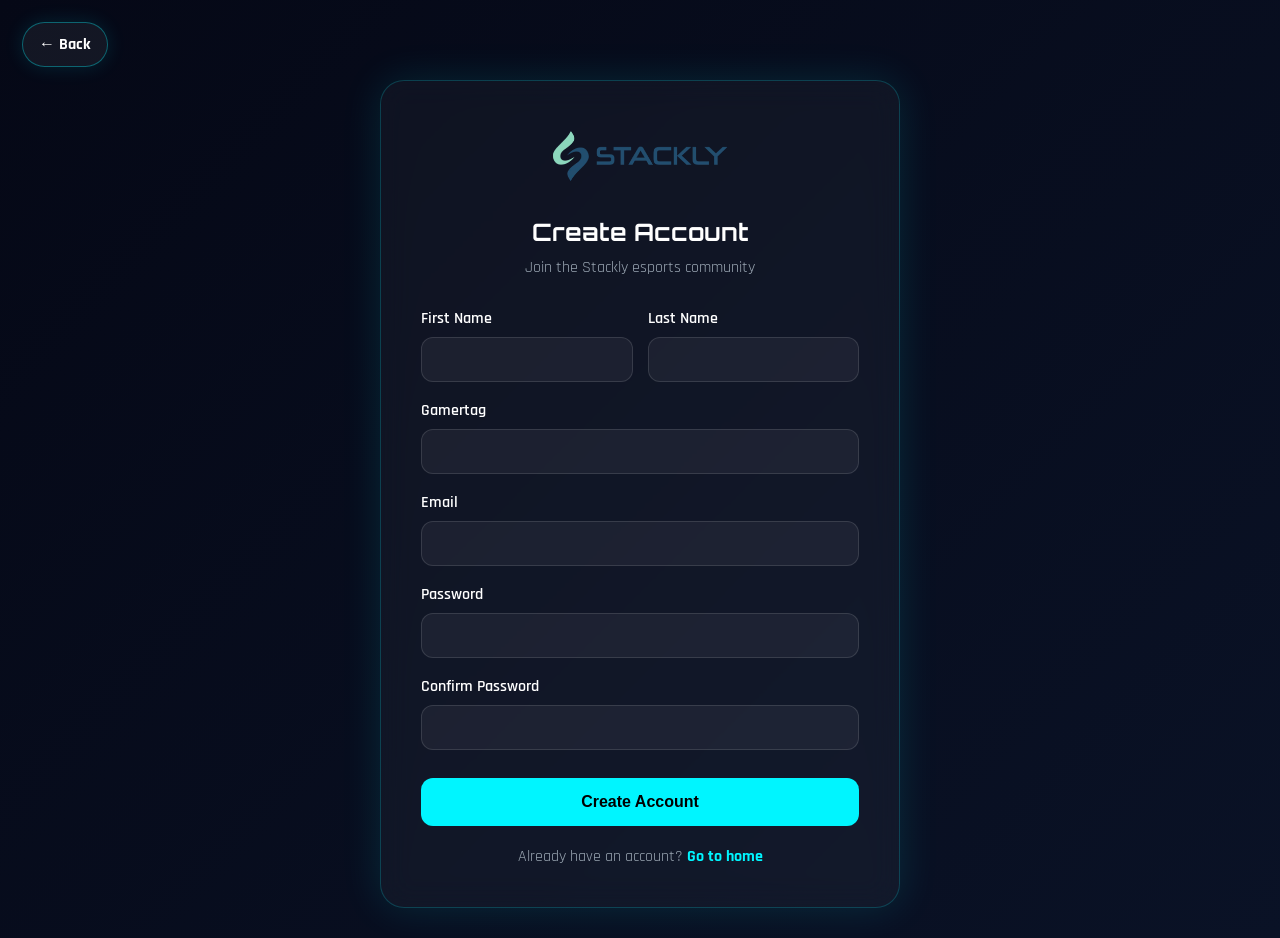
<file: signup.html>
<!DOCTYPE html>
<html lang="en">
<head>
<meta charset="UTF-8">
<meta name="viewport" content="width=device-width, initial-scale=1.0">
<title>Sign Up - Stackly</title>
<link href="https://fonts.googleapis.com/css2?family=Orbitron:wght@400;700;900&family=Rajdhani:wght@400;500;600;700&display=swap" rel="stylesheet">
<style>
*{margin:0;padding:0;box-sizing:border-box}
body{
  min-height:100vh;
  display:flex;
  justify-content:center;
  align-items:center;
  padding:80px 20px 30px;
  background:linear-gradient(135deg,#050816,#0a1226);
  font-family:'Rajdhani',sans-serif;
}
.back-btn{
  position:fixed;
  top:22px;
  left:22px;
  display:inline-flex;
  align-items:center;
  gap:8px;
  padding:11px 16px;
  border-radius:999px;
  border:1px solid rgba(0,245,255,.35);
  background:rgba(255,255,255,.06);
  color:#fff;
  text-decoration:none;
  font-weight:700;
  box-shadow:0 0 20px rgba(0,245,255,.12);
  transition:.3s;
  z-index:10;
}
.back-btn:hover{transform:translateY(-2px);background:rgba(0,245,255,.14);color:#00F5FF}
.signup-card{
  width:100%;
  max-width:520px;
  background:rgba(255,255,255,.04);
  border:1px solid rgba(0,245,255,.2);
  border-radius:24px;
  padding:40px;
  backdrop-filter:blur(15px);
  box-shadow:0 0 40px rgba(0,245,255,.12);
}
.logo{text-align:center;margin-bottom:20px}
.signup-logo-img{height:70px;max-width:260px;width:auto;object-fit:contain}
h2{color:#fff;text-align:center;margin-bottom:10px;font-family:'Orbitron',sans-serif}
.sub{text-align:center;color:#9aa6b2;margin-bottom:30px}
.form-group{margin-bottom:18px}
label{display:block;color:#fff;margin-bottom:8px;font-weight:600}
input{
  width:100%;
  padding:14px;
  border-radius:12px;
  border:1px solid rgba(255,255,255,.12);
  background:rgba(255,255,255,.05);
  color:#fff;
  outline:none;
}
input:focus{border-color:#00F5FF;box-shadow:0 0 0 3px rgba(0,245,255,.12)}
.row{display:grid;grid-template-columns:1fr 1fr;gap:15px}
.signup-btn{
  width:100%;
  padding:15px;
  border:none;
  border-radius:12px;
  background:#00F5FF;
  color:#000;
  font-weight:800;
  cursor:pointer;
  margin-top:10px;
  transition:.3s;
  font-size:1rem;
}
.signup-btn:hover{transform:translateY(-2px);box-shadow:0 0 20px rgba(0,245,255,.5)}
.message{
  display:none;
  margin-top:16px;
  padding:12px 14px;
  border-radius:12px;
  background:rgba(0,245,255,.12);
  border:1px solid rgba(0,245,255,.25);
  color:#dffcff;
  text-align:center;
  font-weight:600;
}
.message.show{display:block}
.login-link{text-align:center;margin-top:20px;color:#9aa6b2}
.login-link a{color:#00F5FF;text-decoration:none;font-weight:700}
@media(max-width:600px){
  body{padding:74px 14px 24px}
  .back-btn{top:14px;left:14px;padding:9px 13px;font-size:.95rem}
  .signup-logo-img{height:55px;max-width:220px}
  .signup-card{padding:25px;border-radius:20px}
  .row{grid-template-columns:1fr;gap:0}
}
</style>
</head>
<body>
<a href="index.html" class="back-btn">← Back</a>

<div class="signup-card">
  <div class="logo">
    <img src="assets/logo-dark.webp" alt="Stackly Logo" class="signup-logo-img">
  </div>

  <h2>Create Account</h2>
  <p class="sub">Join the Stackly esports community</p>

  <form id="signupForm">
    <div class="row">
      <div class="form-group">
        <label>First Name</label>
        <input type="text" required>
      </div>
      <div class="form-group">
        <label>Last Name</label>
        <input type="text" required>
      </div>
    </div>

    <div class="form-group">
      <label>Gamertag</label>
      <input type="text" required>
    </div>

    <div class="form-group">
      <label>Email</label>
      <input type="email" required>
    </div>

    <div class="form-group">
      <label>Password</label>
      <input type="password" id="password" required>
    </div>

    <div class="form-group">
      <label>Confirm Password</label>
      <input type="password" id="confirmPassword" required>
    </div>

    <button type="submit" class="signup-btn">Create Account</button>
  </form>

  <div id="signupMessage" class="message">Account created successfully! Redirecting to home page...</div>

  <div class="login-link">
    Already have an account? <a href="index.html">Go to home</a>
  </div>
</div>

<script>
document.getElementById('signupForm').addEventListener('submit', function(e){
  e.preventDefault();
  const password = document.getElementById('password').value;
  const confirmPassword = document.getElementById('confirmPassword').value;

  if(password !== confirmPassword){
    alert('Password and Confirm Password must match.');
    return;
  }

  document.getElementById('signupMessage').classList.add('show');
  this.reset();
  setTimeout(() => {
    window.location.href = 'index.html';
  }, 1200);
});
</script>
</body>
</html>
</file>
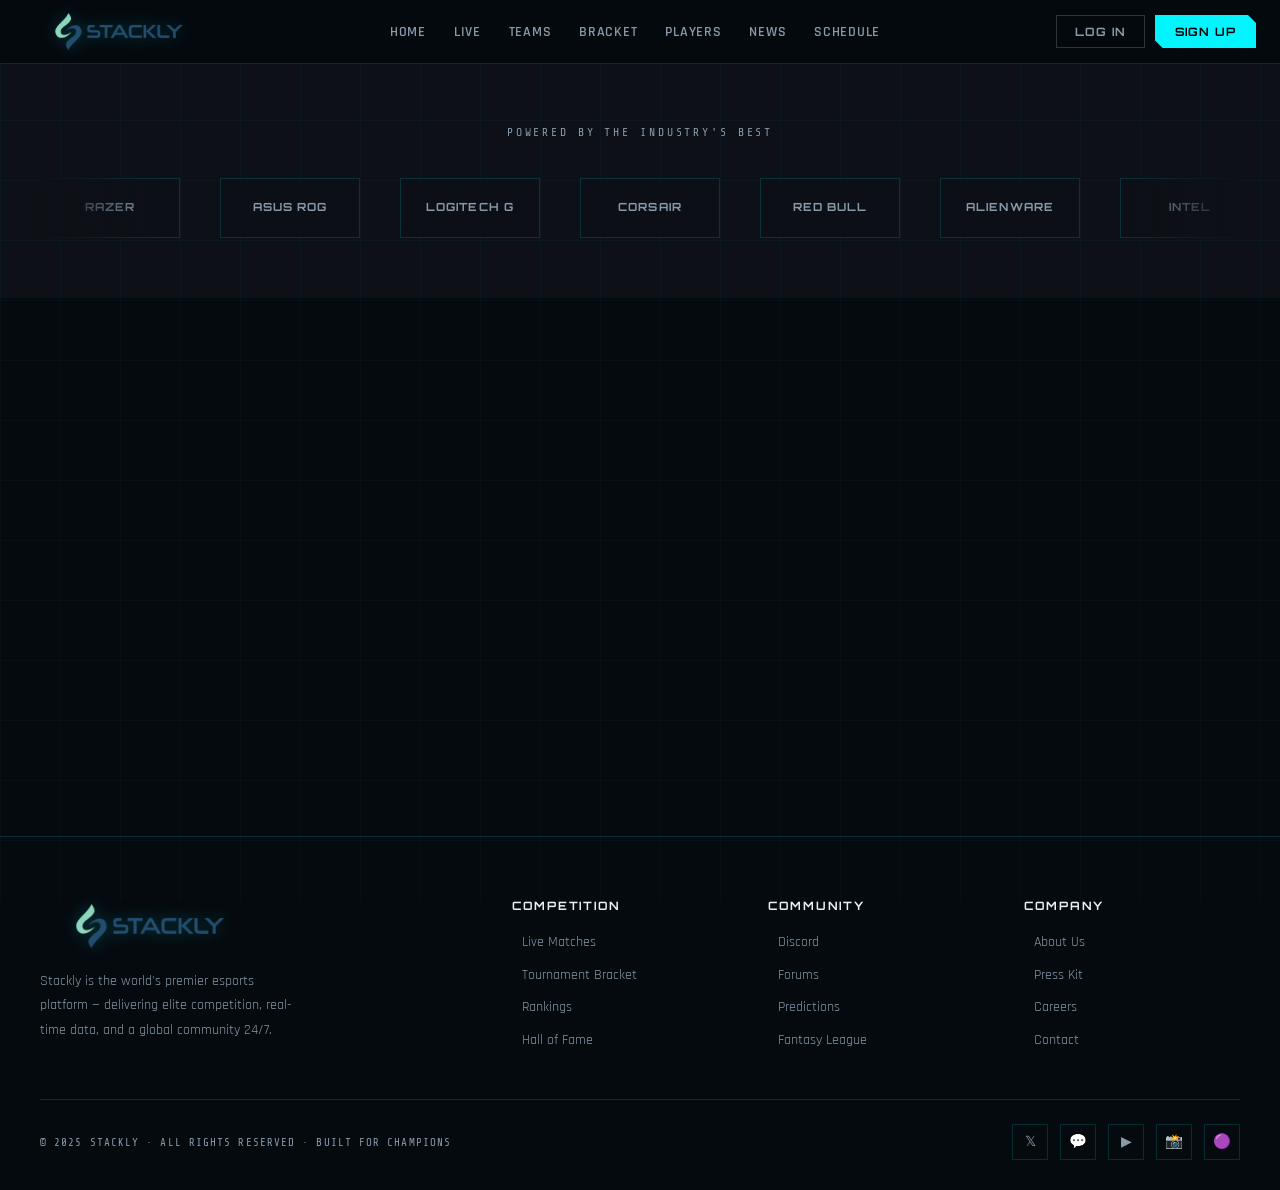
<file: sponsors.html>
<!DOCTYPE html>
<html lang="en">
<head>
<meta charset="UTF-8" />
<meta name="viewport" content="width=device-width, initial-scale=1.0" />
<title>Sponsors — STACKLY</title>
<link href="https://fonts.googleapis.com/css2?family=Orbitron:wght@400;700;900&family=Rajdhani:wght@300;400;500;600;700&family=Share+Tech+Mono&display=swap" rel="stylesheet" />
<link rel="stylesheet" href="styles.css" />
</head>
<body>
<nav class="nav">
  <a href="index.html" class="nav-logo">
    <img src="assets/logo-dark.webp" alt="Stackly Logo" class="site-logo-img">
  </a>
  <ul class="nav-links">
    <li><a href="index.html">Home</a></li>
    <li><a href="live.html">Live</a></li>
    <li><a href="teams.html">Teams</a></li>
    <li><a href="bracket.html">Bracket</a></li>
    <li><a href="players.html">Players</a></li>
    <li><a href="news.html">News</a></li>
    <li><a href="schedule.html">Schedule</a></li>
  </ul>
  <div class="nav-auth">
    <button class="btn-login" id="openLogin">Log In</button>
    <button class="btn-signup" id="openSignup">Sign Up</button>
  </div>
  <button class="hamburger" id="hamburger" aria-label="Menu"><span></span><span></span><span></span></button>
</nav>

<div class="mobile-menu" id="mobileMenu">
  <a href="index.html">Home</a>
  <a href="live.html">Live Matches</a>
  <a href="featured.html">Featured Game</a>
  <a href="teams.html">Teams</a>
  <a href="bracket.html">Tournament</a>
  <a href="stats.html">Player Stats</a>
  <a href="players.html">Players</a>
  <a href="news.html">News</a>
  <a href="schedule.html">Schedule</a>
  <a href="streaming.html">Streams</a>
  <a href="community.html">Community</a>
  <a href="sponsors.html">Sponsors</a>
  <div class="mobile-auth-btns">
    <button class="btn-login" id="openLoginMobile">Log In</button>
    <button class="btn-signup" id="openSignupMobile">Sign Up</button>
  </div>
</div>
<main class="page-main">
<section class="sponsors">
  <div class="section-inner">
    <div class="sponsors-title">Powered by the industry's best</div>
    <div class="sponsors-marquee-wrap">
      <div class="sponsors-track" id="sponsorsTrack">
        <div class="sponsor-logo">RAZER</div>
        <div class="sponsor-logo">ASUS ROG</div>
        <div class="sponsor-logo">LOGITECH G</div>
        <div class="sponsor-logo">CORSAIR</div>
        <div class="sponsor-logo">RED BULL</div>
        <div class="sponsor-logo">ALIENWARE</div>
        <div class="sponsor-logo">INTEL</div>
        <div class="sponsor-logo">NVIDIA</div>
        <div class="sponsor-logo">SECRETLAB</div>
        <div class="sponsor-logo">STEELSERIES</div>
        <div class="sponsor-logo">RAZER</div>
        <div class="sponsor-logo">ASUS ROG</div>
        <div class="sponsor-logo">LOGITECH G</div>
        <div class="sponsor-logo">CORSAIR</div>
        <div class="sponsor-logo">RED BULL</div>
        <div class="sponsor-logo">ALIENWARE</div>
        <div class="sponsor-logo">INTEL</div>
        <div class="sponsor-logo">NVIDIA</div>
        <div class="sponsor-logo">SECRETLAB</div>
        <div class="sponsor-logo">STEELSERIES</div>
      </div>
    </div>
  </div>
</section>
</main>
<footer>
  <div class="footer-inner">
    <div class="footer-top">
      <div class="footer-brand">
        <a href="index.html" class="nav-logo">
          <img src="assets/logo-dark.webp" alt="Stackly Logo" class="site-logo-img footer-logo-img">
        </a>
        <p>Stackly is the world's premier esports platform — delivering elite competition, real-time data, and a global community 24/7.</p>
      </div>
      <div class="footer-col">
        <h4>Competition</h4>
         <ul>
          <li><a href="live.html">Live Matches</a></li>
          <li><a href="bracket.html">Tournament Bracket</a></li>
          <li><a href="players.html">Rankings</a></li>
          <li><a href="players.html">Hall of Fame</a></li>
        </ul>
      </div>
      <div class="footer-col">
        <h4>Community</h4>
        <ul>
          <li><a href="404page.html">Discord</a></li>
          <li><a href="404page.html">Forums</a></li>
          <li><a href="404page.html">Predictions</a></li>
          <li><a href="404page.html">Fantasy League</a></li>
        </ul>
      </div>
      <div class="footer-col">
        <h4>Company</h4>
        <ul>
          <li><a href="404page.html">About Us</a></li>
          <li><a href="404page.html">Press Kit</a></li>
          <li><a href="404page.html">Careers</a></li>
          <li><a href="404page.html">Contact</a></li>
        </ul>
      </div>
    </div>
    <div class="footer-bottom">
      <div class="footer-copy">© 2025 STACKLY · ALL RIGHTS RESERVED · BUILT FOR CHAMPIONS</div>
      <div class="footer-social">
        <a href="404page.html" class="social-link" aria-label="Twitter">𝕏</a>
        <a href="404page.html" class="social-link" aria-label="Discord">💬</a>
        <a href="404page.html" class="social-link" aria-label="YouTube">▶</a>
        <a href="404page.html" class="social-link" aria-label="Instagram">📸</a>
        <a href="404page.html" class="social-link" aria-label="Twitch">🟣</a>
      </div>
    </div>
  </div>
</footer>
<div class="auth-overlay" id="authOverlay">
  <div class="auth-modal" id="authModal">
    <button class="auth-close" id="authClose" aria-label="Close">✕</button>

    <!-- Logo -->
    <div class="auth-logo-wrap">
      <img src="assets/logo-dark.webp" alt="Stackly Logo" class="auth-logo-img">
    </div>

    <!-- Tabs -->
    <div class="auth-tabs">
      <button class="auth-tab active" data-tab="login">Log In</button>
      <button class="auth-tab" data-tab="signup">Sign Up</button>
    </div>

    <!-- LOGIN PANEL -->
    <div class="auth-panel active" id="panel-login">
      <div class="auth-heading">Welcome back</div>
      <p class="auth-sub">Enter the arena. Your stats await.</p>

      <div class="auth-field">
        <label>Email Address</label>
        <input type="email" placeholder="you@example.com" autocomplete="email" />
      </div>
      <div class="auth-field">
        <label>Password</label>
        <input type="password" placeholder="••••••••" autocomplete="current-password" />
      </div>
      <a href="404page.html" class="auth-forgot">Forgot password?</a>
      <button class="auth-submit">Log In to Stackly</button>

      <div class="auth-divider"><span>or continue with</span></div>
      <div class="auth-social">
        <button class="auth-social-btn">🌐 Google</button>
        <button class="auth-social-btn">🎮 Discord</button>
      </div>

      <div class="auth-switch">Don't have an account? <button id="switchToSignup">Sign up free</button></div>
    </div>

    <!-- SIGNUP PANEL -->
    <div class="auth-panel" id="panel-signup">
      <div class="auth-heading">Create your account</div>
      <p class="auth-sub">Join 4.8M players — track matches, predict outcomes, rise the ranks.</p>

      <div class="auth-field-row">
        <div class="auth-field">
          <label>First Name</label>
          <input type="text" placeholder="Arjun" autocomplete="given-name" />
        </div>
        <div class="auth-field">
          <label>Last Name</label>
          <input type="text" placeholder="Sharma" autocomplete="family-name" />
        </div>
      </div>
      <div class="auth-field">
        <label>Gamertag / Username</label>
        <input type="text" placeholder="ZephyrX" autocomplete="username" />
      </div>
      <div class="auth-field">
        <label>Email Address</label>
        <input type="email" placeholder="you@example.com" autocomplete="email" />
      </div>
      <div class="auth-field">
        <label>Password</label>
        <input type="password" placeholder="Create a strong password" id="signupPassword" autocomplete="new-password" />
        <div class="password-strength">
          <div class="strength-bar" id="s1"></div>
          <div class="strength-bar" id="s2"></div>
          <div class="strength-bar" id="s3"></div>
          <div class="strength-bar" id="s4"></div>
        </div>
      </div>

      <button class="auth-submit">Create Account</button>

      <div class="auth-divider"><span>or sign up with</span></div>
      <div class="auth-social">
        <button class="auth-social-btn">🌐 Google</button>
        <button class="auth-social-btn">🎮 Discord</button>
      </div>

      <p class="auth-terms">By signing up you agree to our <a href="404page.html">Terms of Service</a> and <a href="404page.html">Privacy Policy</a>.</p>
      <div class="auth-switch">Already have an account? <button id="switchToLogin">Log in</button></div>
    </div>
  </div>
</div>
<script src="script.js"></script>
</body>
</html>
</file>
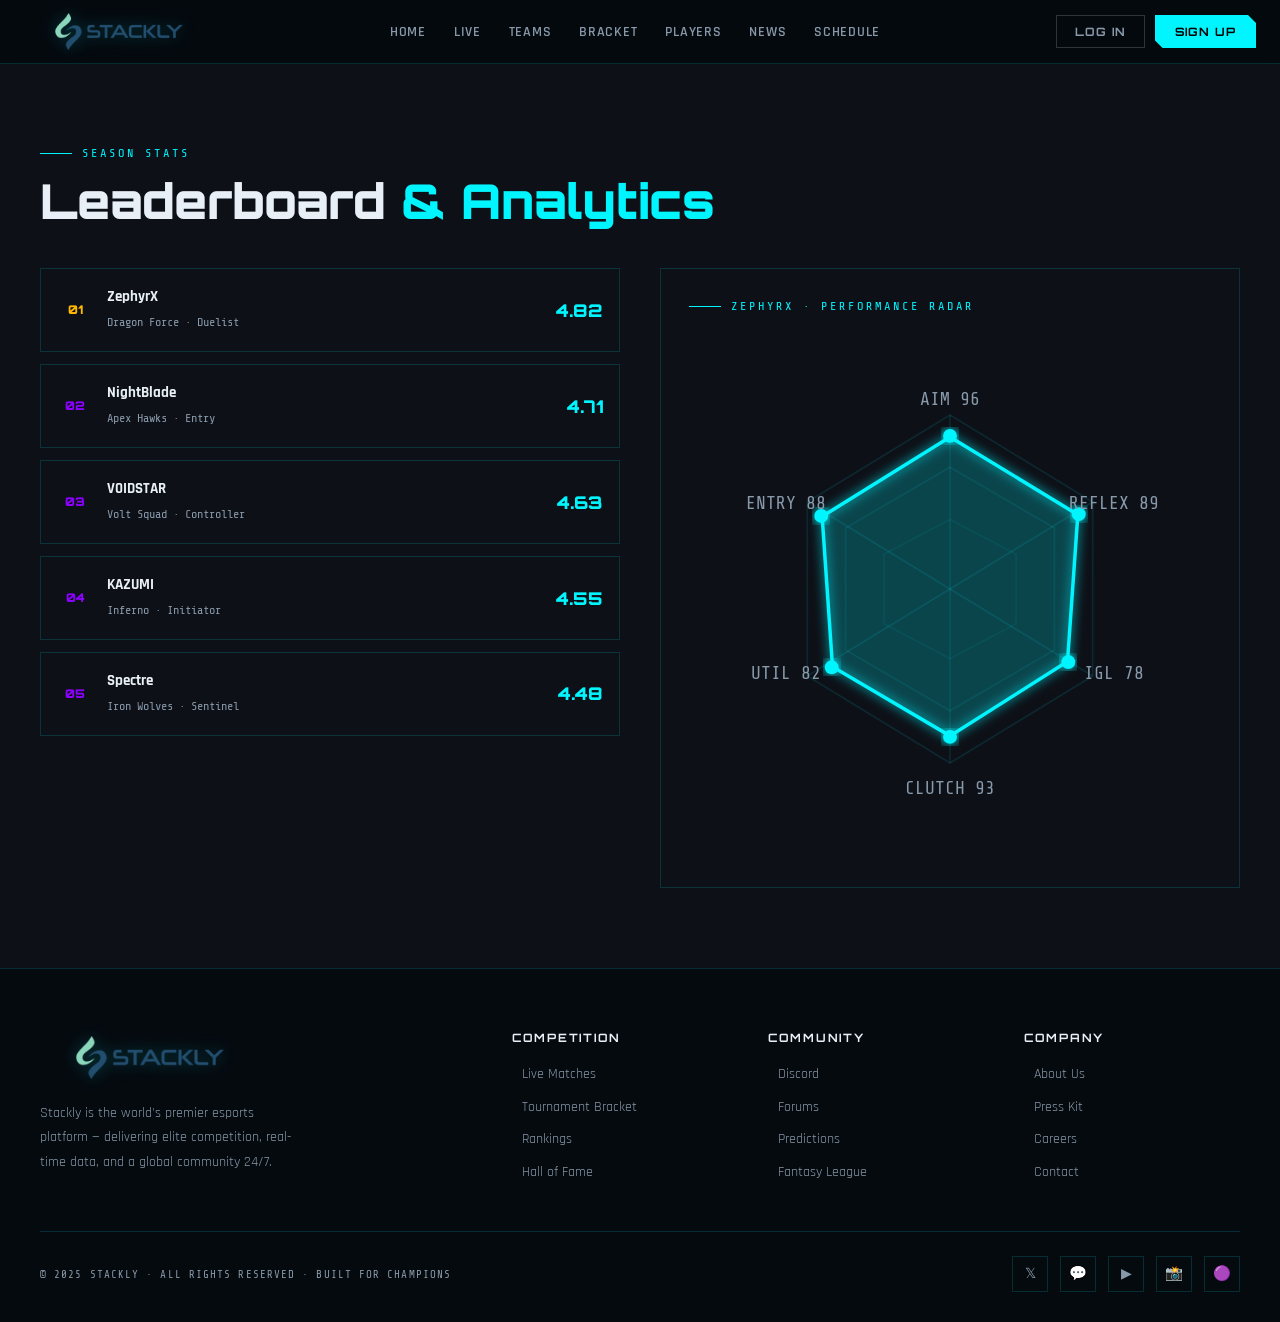
<file: stats.html>
<!DOCTYPE html>
<html lang="en">
<head>
<meta charset="UTF-8" />
<meta name="viewport" content="width=device-width, initial-scale=1.0" />
<title>Player Stats — STACKLY</title>
<link href="https://fonts.googleapis.com/css2?family=Orbitron:wght@400;700;900&family=Rajdhani:wght@300;400;500;600;700&family=Share+Tech+Mono&display=swap" rel="stylesheet" />
<link rel="stylesheet" href="styles.css" />
</head>
<body>
<nav class="nav">
  <a href="index.html" class="nav-logo">
    <img src="assets/logo-dark.webp" alt="Stackly Logo" class="site-logo-img">
  </a>
  <ul class="nav-links">
    <li><a href="index.html">Home</a></li>
    <li><a href="live.html">Live</a></li>
    <li><a href="teams.html">Teams</a></li>
    <li><a href="bracket.html">Bracket</a></li>
    <li><a href="players.html">Players</a></li>
    <li><a href="news.html">News</a></li>
    <li><a href="schedule.html">Schedule</a></li>
  </ul>
  <div class="nav-auth">
    <button class="btn-login" id="openLogin">Log In</button>
    <button class="btn-signup" id="openSignup">Sign Up</button>
  </div>
  <button class="hamburger" id="hamburger" aria-label="Menu"><span></span><span></span><span></span></button>
</nav>

<div class="mobile-menu" id="mobileMenu">
  <a href="index.html">Home</a>
  <a href="live.html">Live Matches</a>
  <a href="featured.html">Featured Game</a>
  <a href="teams.html">Teams</a>
  <a href="bracket.html">Tournament</a>
  <a href="stats.html">Player Stats</a>
  <a href="players.html">Players</a>
  <a href="news.html">News</a>
  <a href="schedule.html">Schedule</a>
  <a href="streaming.html">Streams</a>
  <a href="community.html">Community</a>
  <a href="sponsors.html">Sponsors</a>
  <div class="mobile-auth-btns">
    <button class="btn-login" id="openLoginMobile">Log In</button>
    <button class="btn-signup" id="openSignupMobile">Sign Up</button>
  </div>
</div>
<main class="page-main">
<section class="section player-stats" id="stats">
  <div class="section-inner">
    <div class="eyebrow">Season Stats</div>
    <h2 class="section-title reveal">Leaderboard <span class="cyan">&amp; Analytics</span></h2>
    <div class="stats-layout">
      <div class="stat-leaderboard">
        <div class="stat-row reveal">
          <div class="stat-rank gold">01</div>
          <div><span class="stat-player-name">ZephyrX</span><span class="stat-player-team">Dragon Force · Duelist</span></div>
          <div class="stat-value">4.82</div>
        </div>
        <div class="stat-row reveal reveal-delay-1">
          <div class="stat-rank">02</div>
          <div><span class="stat-player-name">NightBlade</span><span class="stat-player-team">Apex Hawks · Entry</span></div>
          <div class="stat-value">4.71</div>
        </div>
        <div class="stat-row reveal reveal-delay-2">
          <div class="stat-rank">03</div>
          <div><span class="stat-player-name">V0IDSTAR</span><span class="stat-player-team">Volt Squad · Controller</span></div>
          <div class="stat-value">4.63</div>
        </div>
        <div class="stat-row reveal reveal-delay-3">
          <div class="stat-rank">04</div>
          <div><span class="stat-player-name">KAZUMI</span><span class="stat-player-team">Inferno · Initiator</span></div>
          <div class="stat-value">4.55</div>
        </div>
        <div class="stat-row reveal reveal-delay-4">
          <div class="stat-rank">05</div>
          <div><span class="stat-player-name">Spectre</span><span class="stat-player-team">Iron Wolves · Sentinel</span></div>
          <div class="stat-value">4.48</div>
        </div>
      </div>
      <div class="stat-chart-panel reveal reveal-delay-2">
        <div class="eyebrow">ZephyrX · Performance Radar</div>
        <div class="radar-chart-container">
          <svg class="radar-svg" viewBox="0 0 300 300" xmlns="http://www.w3.org/2000/svg">
            <defs>
              <filter id="glow-filter">
                <feGaussianBlur stdDeviation="3" result="coloredBlur"/>
                <feMerge><feMergeNode in="coloredBlur"/><feMergeNode in="SourceGraphic"/></feMerge>
              </filter>
            </defs>
            <!-- Grid rings -->
            <polygon points="150,50 232,100 232,200 150,250 68,200 68,100" fill="none" stroke="rgba(0,245,255,0.1)" stroke-width="1"/>
            <polygon points="150,80 210,115 210,185 150,220 90,185 90,115" fill="none" stroke="rgba(0,245,255,0.08)" stroke-width="1"/>
            <polygon points="150,110 188,130 188,170 150,190 112,170 112,130" fill="none" stroke="rgba(0,245,255,0.06)" stroke-width="1"/>
            <!-- Axes -->
            <line x1="150" y1="150" x2="150" y2="50" stroke="rgba(0,245,255,0.1)" stroke-width="1"/>
            <line x1="150" y1="150" x2="232" y2="100" stroke="rgba(0,245,255,0.1)" stroke-width="1"/>
            <line x1="150" y1="150" x2="232" y2="200" stroke="rgba(0,245,255,0.1)" stroke-width="1"/>
            <line x1="150" y1="150" x2="150" y2="250" stroke="rgba(0,245,255,0.1)" stroke-width="1"/>
            <line x1="150" y1="150" x2="68" y2="200" stroke="rgba(0,245,255,0.1)" stroke-width="1"/>
            <line x1="150" y1="150" x2="68" y2="100" stroke="rgba(0,245,255,0.1)" stroke-width="1"/>
            <!-- Data -->
            <polygon points="150,62 224,107 218,192 150,235 82,195 76,108" 
                     fill="rgba(0,245,255,0.12)" stroke="#00F5FF" stroke-width="2" filter="url(#glow-filter)">
              <animate attributeName="points" 
                values="150,150 150,150 150,150 150,150 150,150 150,150;150,62 224,107 218,192 150,235 82,195 76,108"
                dur="1.5s" fill="freeze" calcMode="spline" keySplines="0.4 0 0.2 1"/>
            </polygon>
            <!-- Dots -->
            <circle cx="150" cy="62" r="4" fill="#00F5FF" filter="url(#glow-filter)"/>
            <circle cx="224" cy="107" r="4" fill="#00F5FF" filter="url(#glow-filter)"/>
            <circle cx="218" cy="192" r="4" fill="#00F5FF" filter="url(#glow-filter)"/>
            <circle cx="150" cy="235" r="4" fill="#00F5FF" filter="url(#glow-filter)"/>
            <circle cx="82" cy="195" r="4" fill="#00F5FF" filter="url(#glow-filter)"/>
            <circle cx="76" cy="108" r="4" fill="#00F5FF" filter="url(#glow-filter)"/>
            <!-- Labels -->
            <text x="150" y="44" class="radar-label">AIM 96</text>
            <text x="244" y="104" class="radar-label">REFLEX 89</text>
            <text x="244" y="202" class="radar-label">IGL 78</text>
            <text x="150" y="268" class="radar-label">CLUTCH 93</text>
            <text x="56" y="202" class="radar-label">UTIL 82</text>
            <text x="56" y="104" class="radar-label">ENTRY 88</text>
          </svg>
        </div>
      </div>
    </div>
  </div>
</section>
</main>
<footer>
  <div class="footer-inner">
    <div class="footer-top">
      <div class="footer-brand">
        <a href="index.html" class="nav-logo">
          <img src="assets/logo-dark.webp" alt="Stackly Logo" class="site-logo-img footer-logo-img">
        </a>
        <p>Stackly is the world's premier esports platform — delivering elite competition, real-time data, and a global community 24/7.</p>
      </div>
      <div class="footer-col">
        <h4>Competition</h4>
         <ul>
          <li><a href="live.html">Live Matches</a></li>
          <li><a href="bracket.html">Tournament Bracket</a></li>
          <li><a href="players.html">Rankings</a></li>
          <li><a href="players.html">Hall of Fame</a></li>
        </ul>
      </div>
      <div class="footer-col">
        <h4>Community</h4>
        <ul>
          <li><a href="404page.html">Discord</a></li>
          <li><a href="404page.html">Forums</a></li>
          <li><a href="404page.html">Predictions</a></li>
          <li><a href="404page.html">Fantasy League</a></li>
        </ul>
      </div>
      <div class="footer-col">
        <h4>Company</h4>
        <ul>
          <li><a href="404page.html">About Us</a></li>
          <li><a href="404page.html">Press Kit</a></li>
          <li><a href="404page.html">Careers</a></li>
          <li><a href="404page.html">Contact</a></li>
        </ul>
      </div>
    </div>
    <div class="footer-bottom">
      <div class="footer-copy">© 2025 STACKLY · ALL RIGHTS RESERVED · BUILT FOR CHAMPIONS</div>
      <div class="footer-social">
        <a href="404page.html" class="social-link" aria-label="Twitter">𝕏</a>
        <a href="404page.html" class="social-link" aria-label="Discord">💬</a>
        <a href="404page.html" class="social-link" aria-label="YouTube">▶</a>
        <a href="404page.html" class="social-link" aria-label="Instagram">📸</a>
        <a href="404page.html" class="social-link" aria-label="Twitch">🟣</a>
      </div>
    </div>
  </div>
</footer>
<div class="auth-overlay" id="authOverlay">
  <div class="auth-modal" id="authModal">
    <button class="auth-close" id="authClose" aria-label="Close">✕</button>

    <!-- Logo -->
    <div class="auth-logo-wrap">
      <img src="assets/logo-dark.webp" alt="Stackly Logo" class="auth-logo-img">
    </div>

    <!-- Tabs -->
    <div class="auth-tabs">
      <button class="auth-tab active" data-tab="login">Log In</button>
      <button class="auth-tab" data-tab="signup">Sign Up</button>
    </div>

    <!-- LOGIN PANEL -->
    <div class="auth-panel active" id="panel-login">
      <div class="auth-heading">Welcome back</div>
      <p class="auth-sub">Enter the arena. Your stats await.</p>

      <div class="auth-field">
        <label>Email Address</label>
        <input type="email" placeholder="you@example.com" autocomplete="email" />
      </div>
      <div class="auth-field">
        <label>Password</label>
        <input type="password" placeholder="••••••••" autocomplete="current-password" />
      </div>
      <a href="404page.html" class="auth-forgot">Forgot password?</a>
      <button class="auth-submit">Log In to Stackly</button>

      <div class="auth-divider"><span>or continue with</span></div>
      <div class="auth-social">
        <button class="auth-social-btn">🌐 Google</button>
        <button class="auth-social-btn">🎮 Discord</button>
      </div>

      <div class="auth-switch">Don't have an account? <button id="switchToSignup">Sign up free</button></div>
    </div>

    <!-- SIGNUP PANEL -->
    <div class="auth-panel" id="panel-signup">
      <div class="auth-heading">Create your account</div>
      <p class="auth-sub">Join 4.8M players — track matches, predict outcomes, rise the ranks.</p>

      <div class="auth-field-row">
        <div class="auth-field">
          <label>First Name</label>
          <input type="text" placeholder="Arjun" autocomplete="given-name" />
        </div>
        <div class="auth-field">
          <label>Last Name</label>
          <input type="text" placeholder="Sharma" autocomplete="family-name" />
        </div>
      </div>
      <div class="auth-field">
        <label>Gamertag / Username</label>
        <input type="text" placeholder="ZephyrX" autocomplete="username" />
      </div>
      <div class="auth-field">
        <label>Email Address</label>
        <input type="email" placeholder="you@example.com" autocomplete="email" />
      </div>
      <div class="auth-field">
        <label>Password</label>
        <input type="password" placeholder="Create a strong password" id="signupPassword" autocomplete="new-password" />
        <div class="password-strength">
          <div class="strength-bar" id="s1"></div>
          <div class="strength-bar" id="s2"></div>
          <div class="strength-bar" id="s3"></div>
          <div class="strength-bar" id="s4"></div>
        </div>
      </div>

      <button class="auth-submit">Create Account</button>

      <div class="auth-divider"><span>or sign up with</span></div>
      <div class="auth-social">
        <button class="auth-social-btn">🌐 Google</button>
        <button class="auth-social-btn">🎮 Discord</button>
      </div>

      <p class="auth-terms">By signing up you agree to our <a href="404page.html">Terms of Service</a> and <a href="404page.html">Privacy Policy</a>.</p>
      <div class="auth-switch">Already have an account? <button id="switchToLogin">Log in</button></div>
    </div>
  </div>
</div>
<script src="script.js"></script>
</body>
</html>
</file>
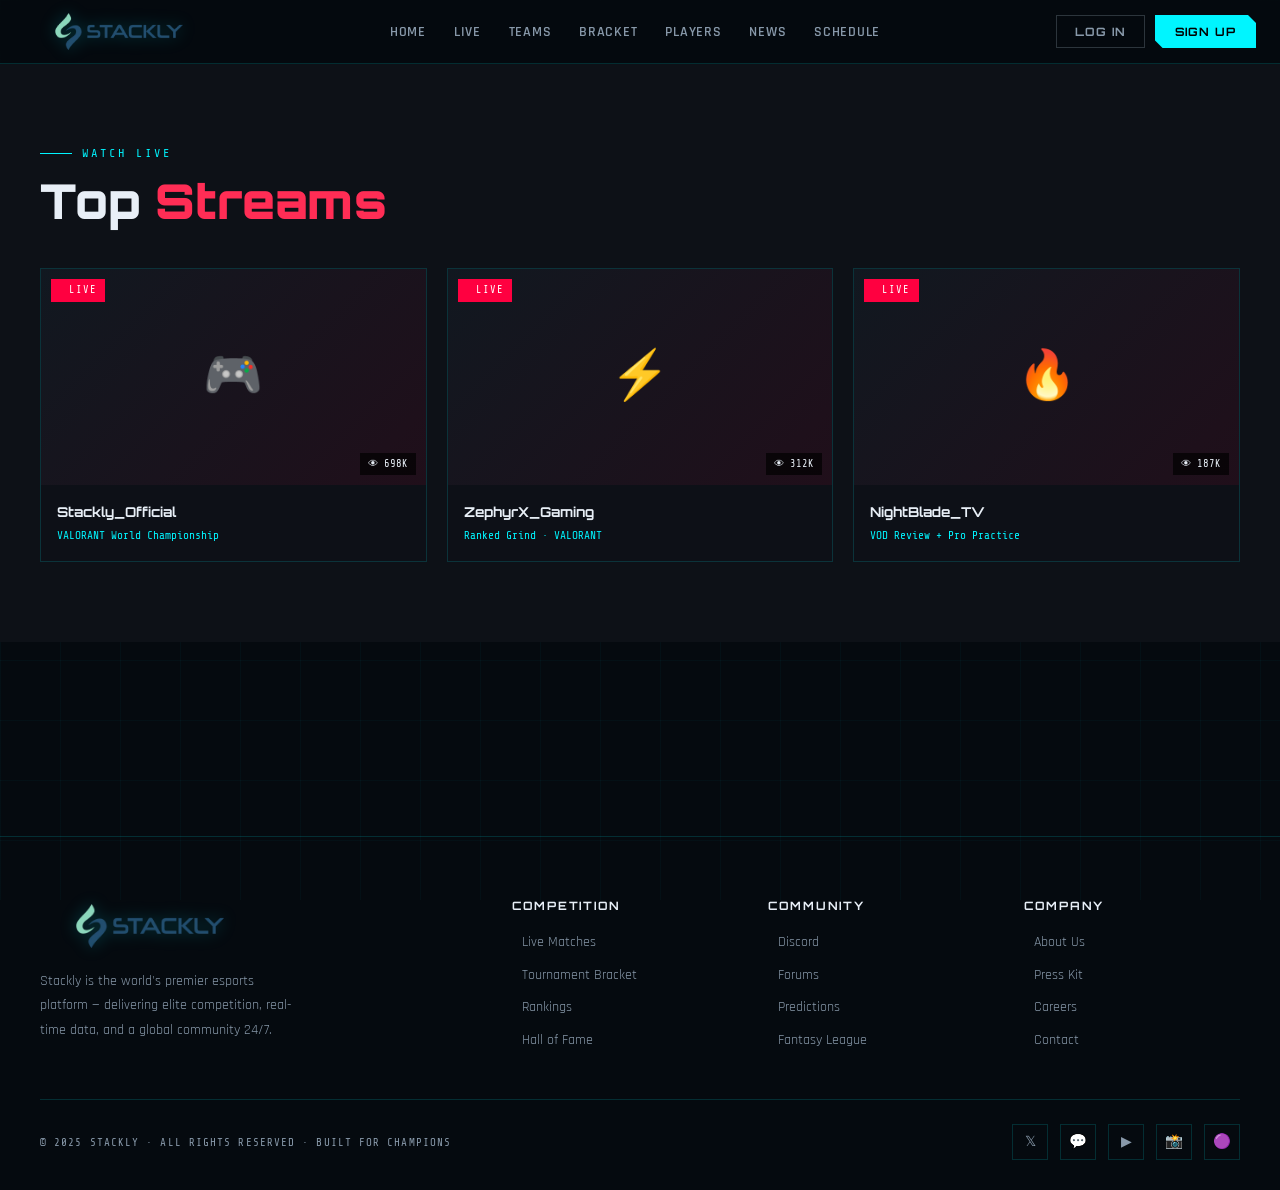
<file: streaming.html>
<!DOCTYPE html>
<html lang="en">
<head>
<meta charset="UTF-8" />
<meta name="viewport" content="width=device-width, initial-scale=1.0" />
<title>Streaming — STACKLY</title>
<link href="https://fonts.googleapis.com/css2?family=Orbitron:wght@400;700;900&family=Rajdhani:wght@300;400;500;600;700&family=Share+Tech+Mono&display=swap" rel="stylesheet" />
<link rel="stylesheet" href="styles.css" />
</head>
<body>
<nav class="nav">
  <a href="index.html" class="nav-logo">
    <img src="assets/logo-dark.webp" alt="Stackly Logo" class="site-logo-img">
  </a>
  <ul class="nav-links">
    <li><a href="index.html">Home</a></li>
    <li><a href="live.html">Live</a></li>
    <li><a href="teams.html">Teams</a></li>
    <li><a href="bracket.html">Bracket</a></li>
    <li><a href="players.html">Players</a></li>
    <li><a href="news.html">News</a></li>
    <li><a href="schedule.html">Schedule</a></li>
  </ul>
  <div class="nav-auth">
    <button class="btn-login" id="openLogin">Log In</button>
    <button class="btn-signup" id="openSignup">Sign Up</button>
  </div>
  <button class="hamburger" id="hamburger" aria-label="Menu"><span></span><span></span><span></span></button>
</nav>

<div class="mobile-menu" id="mobileMenu">
  <a href="index.html">Home</a>
  <a href="live.html">Live Matches</a>
  <a href="featured.html">Featured Game</a>
  <a href="teams.html">Teams</a>
  <a href="bracket.html">Tournament</a>
  <a href="stats.html">Player Stats</a>
  <a href="players.html">Players</a>
  <a href="news.html">News</a>
  <a href="schedule.html">Schedule</a>
  <a href="streaming.html">Streams</a>
  <a href="community.html">Community</a>
  <a href="sponsors.html">Sponsors</a>
  <div class="mobile-auth-btns">
    <button class="btn-login" id="openLoginMobile">Log In</button>
    <button class="btn-signup" id="openSignupMobile">Sign Up</button>
  </div>
</div>
<main class="page-main">
<section class="section streaming" id="streaming">
  <div class="section-inner">
    <div class="eyebrow">Watch Live</div>
    <h2 class="section-title reveal">Top <span class="red">Streams</span></h2>
    <div class="stream-grid">
      <div class="stream-card reveal">
        <div class="stream-preview">🎮<div class="stream-live-badge"><span class="match-live-dot"></span> LIVE</div><div class="stream-viewers">👁 698K</div></div>
        <div class="stream-info"><div class="stream-streamer">Stackly_Official</div><div class="stream-game">VALORANT World Championship</div></div>
      </div>
      <div class="stream-card reveal reveal-delay-1">
        <div class="stream-preview">⚡<div class="stream-live-badge"><span class="match-live-dot"></span> LIVE</div><div class="stream-viewers">👁 312K</div></div>
        <div class="stream-info"><div class="stream-streamer">ZephyrX_Gaming</div><div class="stream-game">Ranked Grind · VALORANT</div></div>
      </div>
      <div class="stream-card reveal reveal-delay-2">
        <div class="stream-preview">🔥<div class="stream-live-badge"><span class="match-live-dot"></span> LIVE</div><div class="stream-viewers">👁 187K</div></div>
        <div class="stream-info"><div class="stream-streamer">NightBlade_TV</div><div class="stream-game">VOD Review + Pro Practice</div></div>
      </div>
    </div>
  </div>
</section>
</main>
<footer>
  <div class="footer-inner">
    <div class="footer-top">
      <div class="footer-brand">
        <a href="index.html" class="nav-logo">
          <img src="assets/logo-dark.webp" alt="Stackly Logo" class="site-logo-img footer-logo-img">
        </a>
        <p>Stackly is the world's premier esports platform — delivering elite competition, real-time data, and a global community 24/7.</p>
      </div>
      <div class="footer-col">
        <h4>Competition</h4>
         <ul>
          <li><a href="live.html">Live Matches</a></li>
          <li><a href="bracket.html">Tournament Bracket</a></li>
          <li><a href="players.html">Rankings</a></li>
          <li><a href="players.html">Hall of Fame</a></li>
        </ul>
      </div>
      <div class="footer-col">
        <h4>Community</h4>
        <ul>
          <li><a href="404page.html">Discord</a></li>
          <li><a href="404page.html">Forums</a></li>
          <li><a href="404page.html">Predictions</a></li>
          <li><a href="404page.html">Fantasy League</a></li>
        </ul>
      </div>
      <div class="footer-col">
        <h4>Company</h4>
        <ul>
          <li><a href="404page.html">About Us</a></li>
          <li><a href="404page.html">Press Kit</a></li>
          <li><a href="404page.html">Careers</a></li>
          <li><a href="404page.html">Contact</a></li>
        </ul>
      </div>
    </div>
    <div class="footer-bottom">
      <div class="footer-copy">© 2025 STACKLY · ALL RIGHTS RESERVED · BUILT FOR CHAMPIONS</div>
      <div class="footer-social">
        <a href="404page.html" class="social-link" aria-label="Twitter">𝕏</a>
        <a href="404page.html" class="social-link" aria-label="Discord">💬</a>
        <a href="404page.html" class="social-link" aria-label="YouTube">▶</a>
        <a href="404page.html" class="social-link" aria-label="Instagram">📸</a>
        <a href="404page.html" class="social-link" aria-label="Twitch">🟣</a>
      </div>
    </div>
  </div>
</footer>
<div class="auth-overlay" id="authOverlay">
  <div class="auth-modal" id="authModal">
    <button class="auth-close" id="authClose" aria-label="Close">✕</button>

    <!-- Logo -->
    <div class="auth-logo-wrap">
      <img src="assets/logo-dark.webp" alt="Stackly Logo" class="auth-logo-img">
    </div>

    <!-- Tabs -->
    <div class="auth-tabs">
      <button class="auth-tab active" data-tab="login">Log In</button>
      <button class="auth-tab" data-tab="signup">Sign Up</button>
    </div>

    <!-- LOGIN PANEL -->
    <div class="auth-panel active" id="panel-login">
      <div class="auth-heading">Welcome back</div>
      <p class="auth-sub">Enter the arena. Your stats await.</p>

      <div class="auth-field">
        <label>Email Address</label>
        <input type="email" placeholder="you@example.com" autocomplete="email" />
      </div>
      <div class="auth-field">
        <label>Password</label>
        <input type="password" placeholder="••••••••" autocomplete="current-password" />
      </div>
      <a href="404page.html" class="auth-forgot">Forgot password?</a>
      <button class="auth-submit">Log In to Stackly</button>

      <div class="auth-divider"><span>or continue with</span></div>
      <div class="auth-social">
        <button class="auth-social-btn">🌐 Google</button>
        <button class="auth-social-btn">🎮 Discord</button>
      </div>

      <div class="auth-switch">Don't have an account? <button id="switchToSignup">Sign up free</button></div>
    </div>

    <!-- SIGNUP PANEL -->
    <div class="auth-panel" id="panel-signup">
      <div class="auth-heading">Create your account</div>
      <p class="auth-sub">Join 4.8M players — track matches, predict outcomes, rise the ranks.</p>

      <div class="auth-field-row">
        <div class="auth-field">
          <label>First Name</label>
          <input type="text" placeholder="Arjun" autocomplete="given-name" />
        </div>
        <div class="auth-field">
          <label>Last Name</label>
          <input type="text" placeholder="Sharma" autocomplete="family-name" />
        </div>
      </div>
      <div class="auth-field">
        <label>Gamertag / Username</label>
        <input type="text" placeholder="ZephyrX" autocomplete="username" />
      </div>
      <div class="auth-field">
        <label>Email Address</label>
        <input type="email" placeholder="you@example.com" autocomplete="email" />
      </div>
      <div class="auth-field">
        <label>Password</label>
        <input type="password" placeholder="Create a strong password" id="signupPassword" autocomplete="new-password" />
        <div class="password-strength">
          <div class="strength-bar" id="s1"></div>
          <div class="strength-bar" id="s2"></div>
          <div class="strength-bar" id="s3"></div>
          <div class="strength-bar" id="s4"></div>
        </div>
      </div>

      <button class="auth-submit">Create Account</button>

      <div class="auth-divider"><span>or sign up with</span></div>
      <div class="auth-social">
        <button class="auth-social-btn">🌐 Google</button>
        <button class="auth-social-btn">🎮 Discord</button>
      </div>

      <p class="auth-terms">By signing up you agree to our <a href="404page.html">Terms of Service</a> and <a href="404page.html">Privacy Policy</a>.</p>
      <div class="auth-switch">Already have an account? <button id="switchToLogin">Log in</button></div>
    </div>
  </div>
</div>
<script src="script.js"></script>
</body>
</html>
</file>
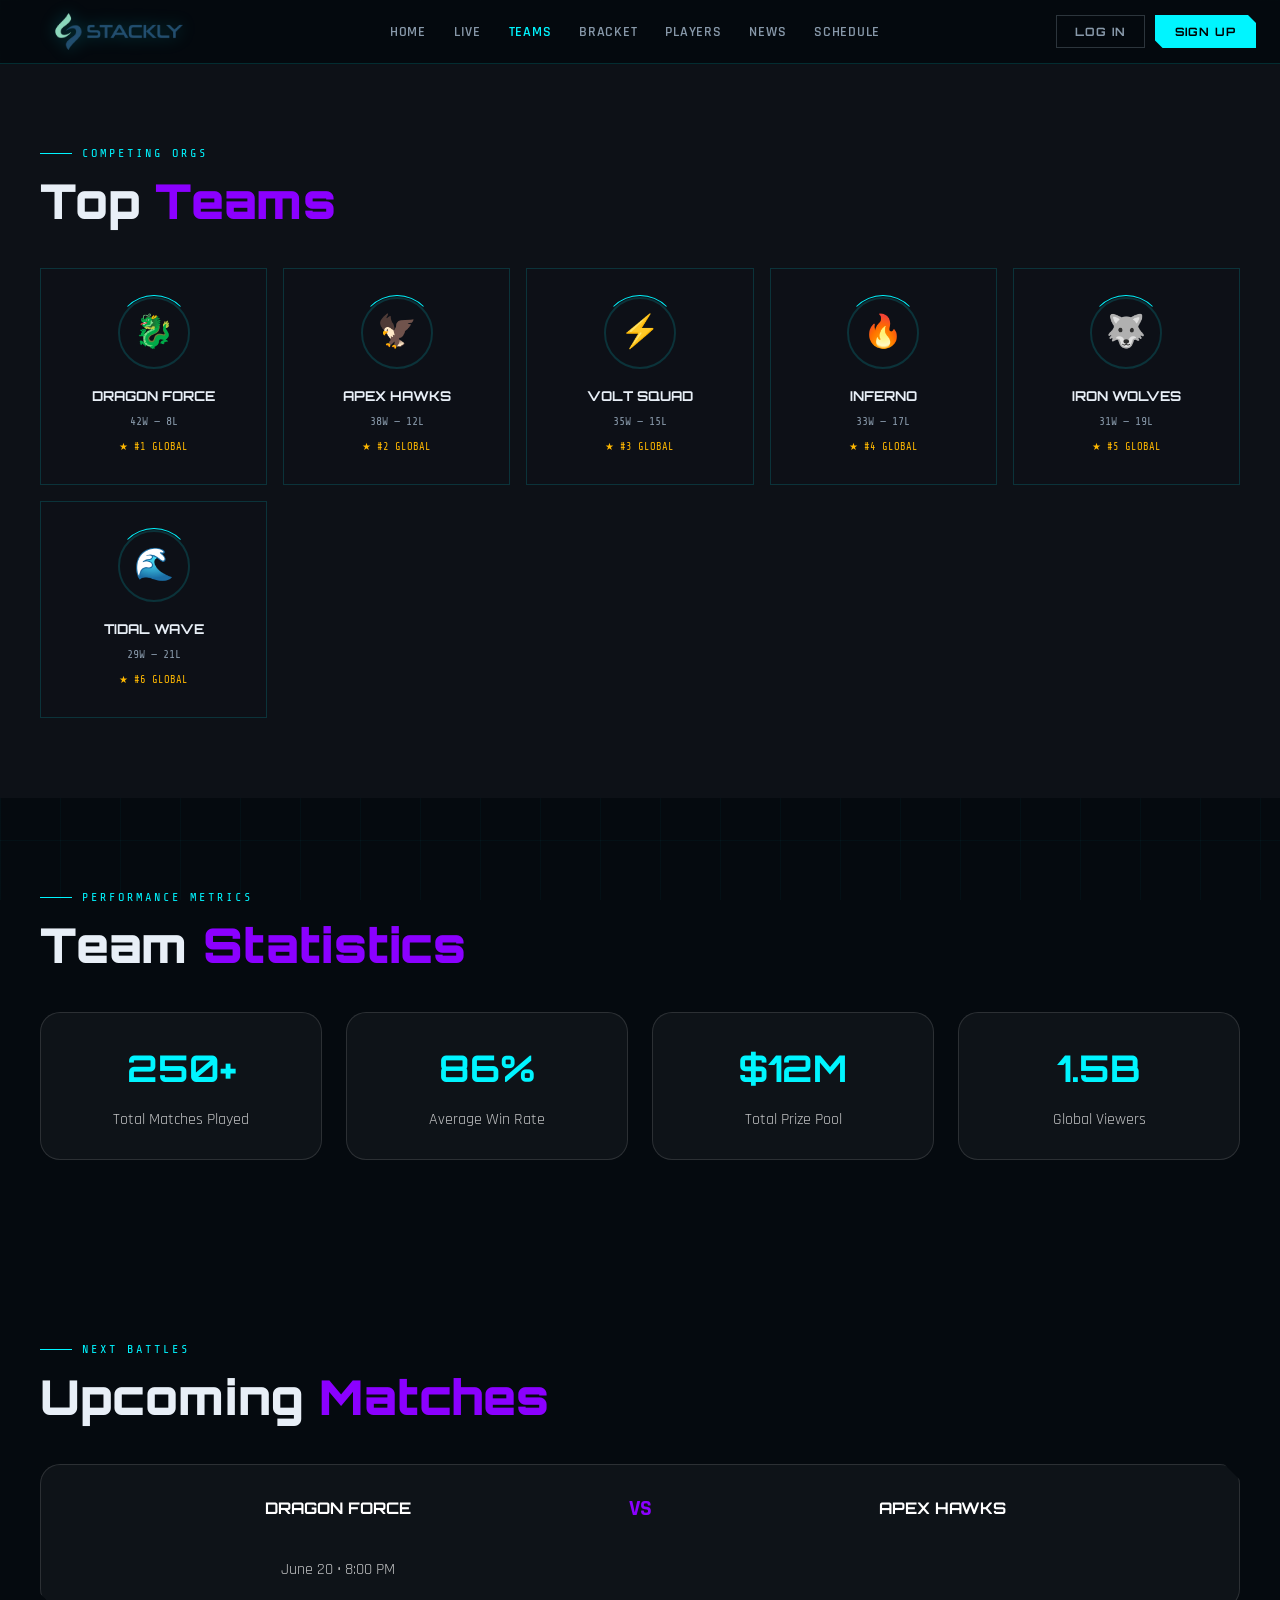
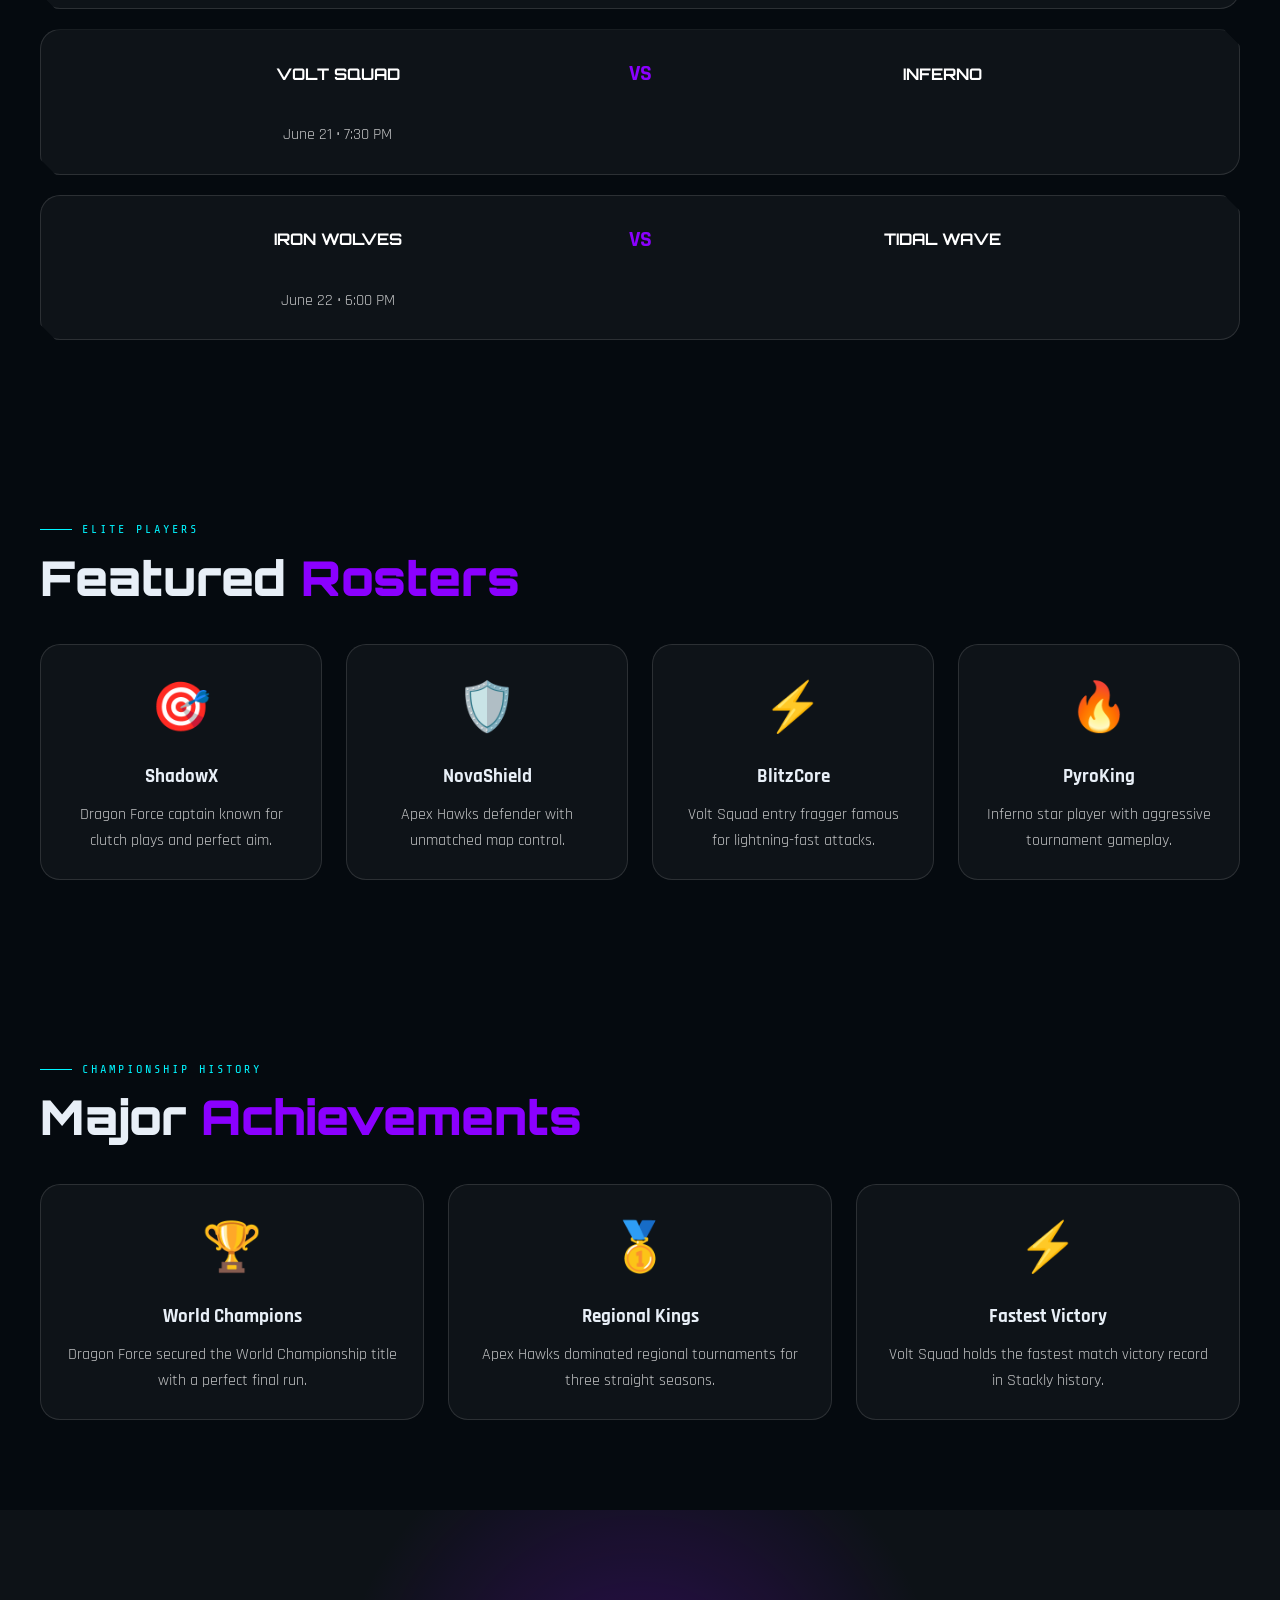
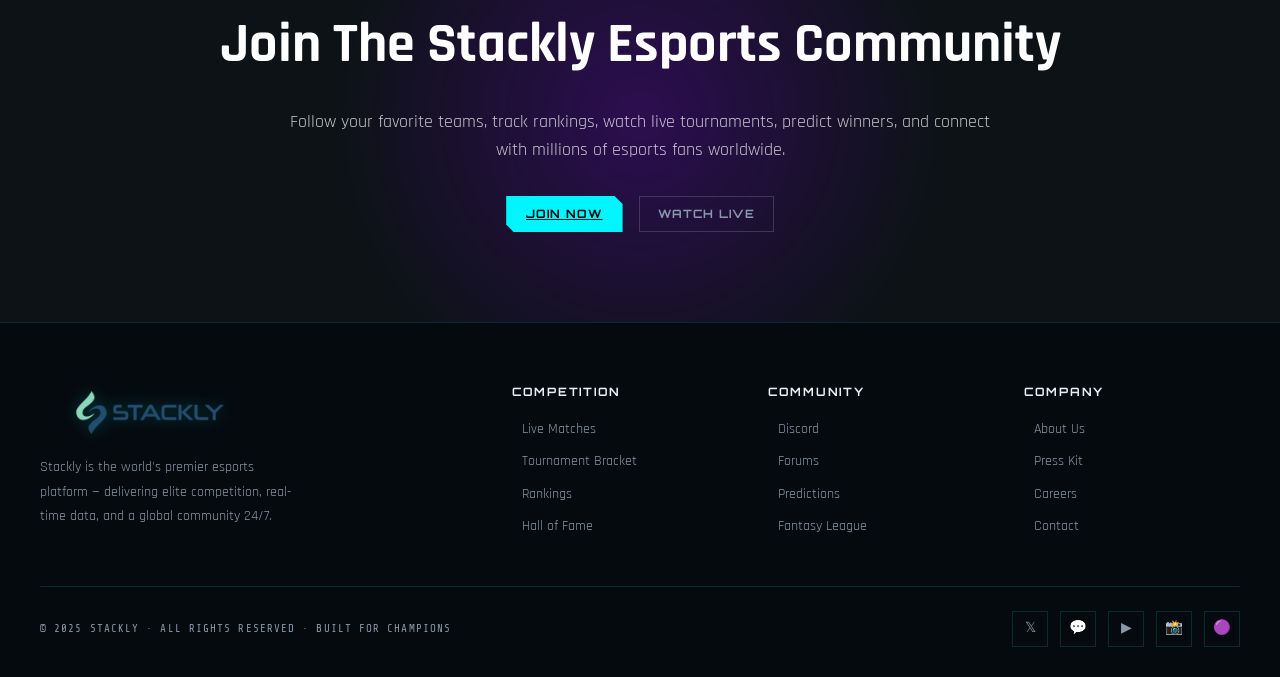
<file: teams.html>
<!DOCTYPE html>
<html lang="en">
<head>
<meta charset="UTF-8" />
<meta name="viewport" content="width=device-width, initial-scale=1.0" />
<title>Teams — STACKLY</title>

<link href="https://fonts.googleapis.com/css2?family=Orbitron:wght@400;700;900&family=Rajdhani:wght@300;400;500;600;700&family=Share+Tech+Mono&display=swap" rel="stylesheet" />
<link rel="stylesheet" href="styles.css" />

<style>
.team-stats-section,
.upcoming-matches,
.achievements-section,
.featured-rosters,
.team-cta{
  padding:90px 0;
}

.stats-grid,
.achievement-grid,
.roster-grid{
  display:grid;
  grid-template-columns:repeat(auto-fit,minmax(220px,1fr));
  gap:24px;
  margin-top:40px;
}

.stat-card,
.achievement-card,
.roster-card,
.match-card{
  background:rgba(255,255,255,.04);
  border:1px solid rgba(255,255,255,.12);
  padding:26px;
  border-radius:20px;
  text-align:center;
  transition:.3s ease;
}

.stat-card:hover,
.achievement-card:hover,
.roster-card:hover,
.match-card:hover{
  transform:translateY(-8px);
  box-shadow:0 0 28px rgba(0,245,255,.2);
}

.stat-card h3{
  font-size:2.3rem;
  color:#00F5FF;
  font-family:'Orbitron',sans-serif;
}

.stat-card p,
.achievement-card p,
.roster-card p,
.match-card p{
  color:rgba(255,255,255,.75);
  margin-top:10px;
}

.match-list{
  display:flex;
  flex-direction:column;
  gap:20px;
  margin-top:40px;
}

.match-card{
  display:grid;
  grid-template-columns:1fr auto 1fr;
  align-items:center;
  gap:20px;
}

.match-card span{
  font-family:'Orbitron',sans-serif;
  color:#fff;
  font-weight:700;
}

.match-card strong{
  color:#8B00FF;
  font-size:1.4rem;
}

.achievement-card .icon,
.roster-card .avatar{
  font-size:3rem;
  margin-bottom:14px;
}

.team-cta{
  text-align:center;
  background:
    radial-gradient(circle at center,rgba(139,0,255,.25),transparent 45%),
    rgba(255,255,255,.03);
}

.team-cta h2{
  font-size:clamp(2rem,5vw,3.5rem);
  color:#fff;
  margin-bottom:18px;
}

.team-cta p{
  max-width:720px;
  margin:0 auto;
  color:rgba(255,255,255,.75);
  font-size:1.1rem;
}

.cta-buttons{
  margin-top:32px;
  display:flex;
  justify-content:center;
  gap:16px;
  flex-wrap:wrap;
}

@media(max-width:768px){
  .match-card{
    grid-template-columns:1fr;
  }

  .team-stats-section,
  .upcoming-matches,
  .achievements-section,
  .featured-rosters,
  .team-cta{
    padding:60px 0;
  }
}
</style>
</head>

<body>

<nav class="nav">
  <a href="index.html" class="nav-logo">
    <img src="assets/logo-dark.webp" alt="Stackly Logo" class="site-logo-img">
  </a>

  <ul class="nav-links">
    <li><a href="index.html">Home</a></li>
    <li><a href="live.html">Live</a></li>
    <li><a href="teams.html">Teams</a></li>
    <li><a href="bracket.html">Bracket</a></li>
    <li><a href="players.html">Players</a></li>
    <li><a href="news.html">News</a></li>
    <li><a href="schedule.html">Schedule</a></li>
  </ul>

  <div class="nav-auth">
    <button class="btn-login" id="openLogin">Log In</button>
    <button class="btn-signup" id="openSignup">Sign Up</button>
  </div>

  <button class="hamburger" id="hamburger" aria-label="Menu">
    <span></span><span></span><span></span>
  </button>
</nav>

<div class="mobile-menu" id="mobileMenu">
  <a href="index.html">Home</a>
  <a href="live.html">Live Matches</a>
  <a href="featured.html">Featured Game</a>
  <a href="teams.html">Teams</a>
  <a href="bracket.html">Tournament</a>
  <a href="stats.html">Player Stats</a>
  <a href="players.html">Players</a>
  <a href="news.html">News</a>
  <a href="schedule.html">Schedule</a>
  <a href="streaming.html">Streams</a>
  <a href="community.html">Community</a>
  <a href="sponsors.html">Sponsors</a>

  <div class="mobile-auth-btns">
    <button class="btn-login" id="openLoginMobile">Log In</button>
    <button class="btn-signup" id="openSignupMobile">Sign Up</button>
  </div>
</div>

<main class="page-main">

<section class="section teams" id="teams">
  <div class="section-inner">
    <div class="eyebrow">Competing Orgs</div>
    <h2 class="section-title reveal">Top <span class="purple">Teams</span></h2>

    <div class="teams-grid">
      <div class="team-card reveal">
        <div class="team-logo-ring">🐉</div>
        <div class="team-name">DRAGON FORCE</div>
        <div class="team-record">42W — 8L</div>
        <div class="team-rank">★ #1 Global</div>
      </div>

      <div class="team-card reveal reveal-delay-1">
        <div class="team-logo-ring">🦅</div>
        <div class="team-name">APEX HAWKS</div>
        <div class="team-record">38W — 12L</div>
        <div class="team-rank">★ #2 Global</div>
      </div>

      <div class="team-card reveal reveal-delay-2">
        <div class="team-logo-ring">⚡</div>
        <div class="team-name">VOLT SQUAD</div>
        <div class="team-record">35W — 15L</div>
        <div class="team-rank">★ #3 Global</div>
      </div>

      <div class="team-card reveal reveal-delay-3">
        <div class="team-logo-ring">🔥</div>
        <div class="team-name">INFERNO</div>
        <div class="team-record">33W — 17L</div>
        <div class="team-rank">★ #4 Global</div>
      </div>

      <div class="team-card reveal reveal-delay-4">
        <div class="team-logo-ring">🐺</div>
        <div class="team-name">IRON WOLVES</div>
        <div class="team-record">31W — 19L</div>
        <div class="team-rank">★ #5 Global</div>
      </div>

      <div class="team-card reveal reveal-delay-5">
        <div class="team-logo-ring">🌊</div>
        <div class="team-name">TIDAL WAVE</div>
        <div class="team-record">29W — 21L</div>
        <div class="team-rank">★ #6 Global</div>
      </div>
    </div>
  </div>
</section>

<section class="team-stats-section">
  <div class="section-inner">
    <div class="eyebrow">Performance Metrics</div>
    <h2 class="section-title reveal">Team <span class="purple">Statistics</span></h2>

    <div class="stats-grid">
      <div class="stat-card reveal">
        <h3>250+</h3>
        <p>Total Matches Played</p>
      </div>
      <div class="stat-card reveal reveal-delay-1">
        <h3>86%</h3>
        <p>Average Win Rate</p>
      </div>
      <div class="stat-card reveal reveal-delay-2">
        <h3>$12M</h3>
        <p>Total Prize Pool</p>
      </div>
      <div class="stat-card reveal reveal-delay-3">
        <h3>1.5B</h3>
        <p>Global Viewers</p>
      </div>
    </div>
  </div>
</section>

<section class="upcoming-matches">
  <div class="section-inner">
    <div class="eyebrow">Next Battles</div>
    <h2 class="section-title reveal">Upcoming <span class="purple">Matches</span></h2>

    <div class="match-list">
      <div class="match-card reveal">
        <span>DRAGON FORCE</span>
        <strong>VS</strong>
        <span>APEX HAWKS</span>
        <p>June 20 • 8:00 PM</p>
      </div>

      <div class="match-card reveal reveal-delay-1">
        <span>VOLT SQUAD</span>
        <strong>VS</strong>
        <span>INFERNO</span>
        <p>June 21 • 7:30 PM</p>
      </div>

      <div class="match-card reveal reveal-delay-2">
        <span>IRON WOLVES</span>
        <strong>VS</strong>
        <span>TIDAL WAVE</span>
        <p>June 22 • 6:00 PM</p>
      </div>
    </div>
  </div>
</section>

<section class="featured-rosters">
  <div class="section-inner">
    <div class="eyebrow">Elite Players</div>
    <h2 class="section-title reveal">Featured <span class="purple">Rosters</span></h2>

    <div class="roster-grid">
      <div class="roster-card reveal">
        <div class="avatar">🎯</div>
        <h3>ShadowX</h3>
        <p>Dragon Force captain known for clutch plays and perfect aim.</p>
      </div>

      <div class="roster-card reveal reveal-delay-1">
        <div class="avatar">🛡️</div>
        <h3>NovaShield</h3>
        <p>Apex Hawks defender with unmatched map control.</p>
      </div>

      <div class="roster-card reveal reveal-delay-2">
        <div class="avatar">⚡</div>
        <h3>BlitzCore</h3>
        <p>Volt Squad entry fragger famous for lightning-fast attacks.</p>
      </div>

      <div class="roster-card reveal reveal-delay-3">
        <div class="avatar">🔥</div>
        <h3>PyroKing</h3>
        <p>Inferno star player with aggressive tournament gameplay.</p>
      </div>
    </div>
  </div>
</section>

<section class="achievements-section">
  <div class="section-inner">
    <div class="eyebrow">Championship History</div>
    <h2 class="section-title reveal">Major <span class="purple">Achievements</span></h2>

    <div class="achievement-grid">
      <div class="achievement-card reveal">
        <div class="icon">🏆</div>
        <h3>World Champions</h3>
        <p>Dragon Force secured the World Championship title with a perfect final run.</p>
      </div>

      <div class="achievement-card reveal reveal-delay-1">
        <div class="icon">🥇</div>
        <h3>Regional Kings</h3>
        <p>Apex Hawks dominated regional tournaments for three straight seasons.</p>
      </div>

      <div class="achievement-card reveal reveal-delay-2">
        <div class="icon">⚡</div>
        <h3>Fastest Victory</h3>
        <p>Volt Squad holds the fastest match victory record in Stackly history.</p>
      </div>
    </div>
  </div>
</section>

<section class="team-cta">
  <div class="section-inner">
    <h2>Join The Stackly Esports Community</h2>
    <p>
      Follow your favorite teams, track rankings, watch live tournaments,
      predict winners, and connect with millions of esports fans worldwide.
    </p>

    <div class="cta-buttons">
      <a href="404page.html" class="btn-signup">Join Now</a>
      <a href="live.html" class="btn-login">Watch Live</a>
    </div>
  </div>
</section>

</main>

<footer>
  <div class="footer-inner">
    <div class="footer-top">
      <div class="footer-brand">
        <a href="index.html" class="nav-logo">
          <img src="assets/logo-dark.webp" alt="Stackly Logo" class="site-logo-img footer-logo-img">
        </a>
        <p>Stackly is the world's premier esports platform — delivering elite competition, real-time data, and a global community 24/7.</p>
      </div>

      <div class="footer-col">
        <h4>Competition</h4>
         <ul>
          <li><a href="live.html">Live Matches</a></li>
          <li><a href="bracket.html">Tournament Bracket</a></li>
          <li><a href="players.html">Rankings</a></li>
          <li><a href="players.html">Hall of Fame</a></li>
        </ul>
      </div>

      <div class="footer-col">
        <h4>Community</h4>
        <ul>
          <li><a href="404page.html">Discord</a></li>
          <li><a href="404page.html">Forums</a></li>
          <li><a href="404page.html">Predictions</a></li>
          <li><a href="404page.html">Fantasy League</a></li>
        </ul>
      </div>

      <div class="footer-col">
        <h4>Company</h4>
        <ul>
          <li><a href="404page.html">About Us</a></li>
          <li><a href="404page.html">Press Kit</a></li>
          <li><a href="404page.html">Careers</a></li>
          <li><a href="404page.html">Contact</a></li>
        </ul>
      </div>
    </div>

    <div class="footer-bottom">
      <div class="footer-copy">© 2025 STACKLY · ALL RIGHTS RESERVED · BUILT FOR CHAMPIONS</div>

      <div class="footer-social">
        <a href="404page.html" class="social-link" aria-label="Twitter">𝕏</a>
        <a href="404page.html" class="social-link" aria-label="Discord">💬</a>
        <a href="404page.html" class="social-link" aria-label="YouTube">▶</a>
        <a href="404page.html" class="social-link" aria-label="Instagram">📸</a>
        <a href="404page.html" class="social-link" aria-label="Twitch">🟣</a>
      </div>
    </div>
  </div>
</footer>

<div class="auth-overlay" id="authOverlay">
  <div class="auth-modal" id="authModal">
    <button class="auth-close" id="authClose" aria-label="Close">✕</button>

    <div class="auth-logo-wrap">
      <svg width="28" height="28" viewBox="0 0 34 34" fill="none" xmlns="http://www.w3.org/2000/svg" style="filter:drop-shadow(0 0 6px rgba(0,245,255,0.5))">
        <rect x="4" y="22" width="8" height="5" rx="1" fill="#00F5FF"/>
        <rect x="4" y="15" width="13" height="5" rx="1" fill="#00F5FF" opacity="0.85"/>
        <rect x="4" y="8" width="18" height="5" rx="1" fill="#00F5FF" opacity="0.65"/>
        <rect x="4" y="1" width="26" height="5" rx="1" fill="#00F5FF" opacity="0.45"/>
        <rect x="24" y="15" width="6" height="12" rx="1" fill="#8B00FF" opacity="0.9"/>
      </svg>
      <span class="brand-stack">STACK</span><span class="brand-ly">LY</span>
    </div>

    <div class="auth-tabs">
      <button class="auth-tab active" data-tab="login">Log In</button>
      <button class="auth-tab" data-tab="signup">Sign Up</button>
    </div>

    <div class="auth-panel active" id="panel-login">
      <div class="auth-heading">Welcome back</div>
      <p class="auth-sub">Enter the arena. Your stats await.</p>

      <div class="auth-field">
        <label>Email Address</label>
        <input type="email" placeholder="you@example.com" autocomplete="email" />
      </div>

      <div class="auth-field">
        <label>Password</label>
        <input type="password" placeholder="••••••••" autocomplete="current-password" />
      </div>

      <a href="404page.html" class="auth-forgot">Forgot password?</a>
      <button class="auth-submit">Log In to Stackly</button>

      <div class="auth-divider"><span>or continue with</span></div>

      <div class="auth-social">
        <button class="auth-social-btn">🌐 Google</button>
        <button class="auth-social-btn">🎮 Discord</button>
      </div>

      <div class="auth-switch">
        Don't have an account?
        <button id="switchToSignup">Sign up free</button>
      </div>
    </div>

    <div class="auth-panel" id="panel-signup">
      <div class="auth-heading">Create your account</div>
      <p class="auth-sub">Join 4.8M players — track matches, predict outcomes, rise the ranks.</p>

      <div class="auth-field-row">
        <div class="auth-field">
          <label>First Name</label>
          <input type="text" placeholder="Arjun" autocomplete="given-name" />
        </div>

        <div class="auth-field">
          <label>Last Name</label>
          <input type="text" placeholder="Sharma" autocomplete="family-name" />
        </div>
      </div>

      <div class="auth-field">
        <label>Gamertag / Username</label>
        <input type="text" placeholder="ZephyrX" autocomplete="username" />
      </div>

      <div class="auth-field">
        <label>Email Address</label>
        <input type="email" placeholder="you@example.com" autocomplete="email" />
      </div>

      <div class="auth-field">
        <label>Password</label>
        <input type="password" placeholder="Create a strong password" id="signupPassword" autocomplete="new-password" />

        <div class="password-strength">
          <div class="strength-bar" id="s1"></div>
          <div class="strength-bar" id="s2"></div>
          <div class="strength-bar" id="s3"></div>
          <div class="strength-bar" id="s4"></div>
        </div>
      </div>

      <button class="auth-submit">Create Account</button>

      <div class="auth-divider"><span>or sign up with</span></div>

      <div class="auth-social">
        <button class="auth-social-btn">🌐 Google</button>
        <button class="auth-social-btn">🎮 Discord</button>
      </div>

      <p class="auth-terms">
        By signing up you agree to our
        <a href="404page.html">Terms of Service</a> and
        <a href="404page.html">Privacy Policy</a>.
      </p>

      <div class="auth-switch">
        Already have an account?
        <button id="switchToLogin">Log in</button>
      </div>
    </div>
  </div>
</div>

<script src="script.js"></script>
</body>
</html>
</file>
<file: styles.css>
/* ============================================================
   DESIGN TOKENS
   ============================================================ */
:root {
  --bg:          #050A0F;
  --bg2:         #0D1117;
  --bg3:         #111820;
  --cyan:        #00F5FF;
  --purple:      #8B00FF;
  --red:         #FF0040;
  --gold:        #FFB800;
  --text:        #E8EFF7;
  --muted:       #8899AA;
  --border:      rgba(0,245,255,0.15);
  --card-bg:     rgba(13,17,23,0.8);
  --glow-cyan:   0 0 20px rgba(0,245,255,0.4), 0 0 60px rgba(0,245,255,0.15);
  --glow-purple: 0 0 20px rgba(139,0,255,0.5), 0 0 60px rgba(139,0,255,0.2);
  --glow-red:    0 0 20px rgba(255,0,64,0.5);
}

/* ============================================================
   BASE
   ============================================================ */
*, *::before, *::after { box-sizing: border-box; margin: 0; padding: 0; }

html { scroll-behavior: smooth; }

body {
  background: var(--bg);
  color: var(--text);
  font-family: 'Rajdhani', sans-serif;
  font-size: 16px;
  line-height: 1.6;
  overflow-x: hidden;
}

@media (prefers-reduced-motion: reduce) {
  *, *::before, *::after { animation: none !important; transition: none !important; }
}

/* ============================================================
   REUSABLES
   ============================================================ */
.section { padding: 80px 20px; position: relative; }
.section-inner { max-width: 1200px; margin: 0 auto; }

.eyebrow {
  font-family: 'Share Tech Mono', monospace;
  font-size: 0.75rem;
  letter-spacing: 0.25em;
  color: var(--cyan);
  text-transform: uppercase;
  margin-bottom: 12px;
  display: flex;
  align-items: center;
  gap: 10px;
}
.eyebrow::before { content: ''; display: block; width: 32px; height: 1px; background: var(--cyan); }

.section-title {
  font-family: 'Orbitron', sans-serif;
  font-size: clamp(1.8rem, 4vw, 3rem);
  font-weight: 900;
  line-height: 1.1;
  margin-bottom: 16px;
}

.cyan { color: var(--cyan); }
.purple { color: var(--purple); }
.red { color: var(--red); }
.gold { color: var(--gold); }

.btn {
  display: inline-flex;
  align-items: center;
  gap: 8px;
  padding: 12px 28px;
  font-family: 'Orbitron', sans-serif;
  font-size: 0.8rem;
  font-weight: 700;
  letter-spacing: 0.1em;
  text-decoration: none;
  text-transform: uppercase;
  border: none;
  cursor: pointer;
  position: relative;
  overflow: hidden;
  transition: all 0.3s;
}

.btn-primary {
  background: var(--cyan);
  color: #000;
  clip-path: polygon(0 0, calc(100% - 12px) 0, 100% 12px, 100% 100%, 12px 100%, 0 calc(100% - 12px));
}
.btn-primary:hover { box-shadow: var(--glow-cyan); transform: translateY(-2px); }

.btn-outline {
  background: transparent;
  color: var(--cyan);
  border: 1px solid var(--cyan);
  clip-path: polygon(0 0, calc(100% - 10px) 0, 100% 10px, 100% 100%, 10px 100%, 0 calc(100% - 10px));
}
.btn-outline:hover { background: rgba(0,245,255,0.1); box-shadow: var(--glow-cyan); }

.tag {
  display: inline-block;
  padding: 3px 10px;
  font-family: 'Share Tech Mono', monospace;
  font-size: 0.7rem;
  letter-spacing: 0.1em;
  text-transform: uppercase;
  background: rgba(0,245,255,0.1);
  color: var(--cyan);
  border: 1px solid rgba(0,245,255,0.3);
}

/* ============================================================
   GLOBAL BACKGROUND ENERGY GRID
   ============================================================ */
body::before {
  content: '';
  position: fixed;
  inset: 0;
  background-image:
    linear-gradient(rgba(0,245,255,0.03) 1px, transparent 1px),
    linear-gradient(90deg, rgba(0,245,255,0.03) 1px, transparent 1px);
  background-size: 60px 60px;
  pointer-events: none;
  z-index: 0;
  animation: gridPulse 8s ease-in-out infinite;
}
@keyframes gridPulse {
  0%, 100% { opacity: 0.6; }
  50% { opacity: 1; }
}

/* ============================================================
   1. NAV
   ============================================================ */
.nav {
  position: fixed;
  top: 0; left: 0; right: 0;
  z-index: 1000;
  padding: 0 24px;
  height: 64px;
  display: flex;
  align-items: center;
  justify-content: space-between;
  background: rgba(5,10,15,0.85);
  backdrop-filter: blur(16px);
  border-bottom: 1px solid var(--border);
}

.nav-logo {
  font-family: 'Orbitron', sans-serif;
  font-size: 1.2rem;
  font-weight: 900;
  color: var(--text);
  text-decoration: none;
  display: flex;
  align-items: center;
  gap: 10px;
}
.nav-logo .brand-name { display: flex; align-items: baseline; gap: 0; }
.nav-logo .brand-stack { color: var(--text); }
.nav-logo .brand-ly { color: var(--cyan); }

.nav-logo-icon {
  width: 34px; height: 34px;
  display: flex; align-items: center; justify-content: center;
  flex-shrink: 0;
  animation: stacklyLogoPulse 3s ease-in-out infinite;
  filter: drop-shadow(0 0 6px rgba(0,245,255,0.5));
}
@keyframes stacklyLogoPulse {
  0%, 100% { filter: drop-shadow(0 0 6px rgba(0,245,255,0.5)); }
  50% { filter: drop-shadow(0 0 14px rgba(0,245,255,0.9)); }
}

/* Updated Stackly image logo */
.site-logo-img{
  height:46px;
  width:auto;
  max-width:190px;
  display:block;
  object-fit:contain;
  filter:drop-shadow(0 0 8px rgba(0,245,255,0.25));
  transition:transform .3s ease, filter .3s ease;
}
.site-logo-img:hover{
  transform:scale(1.04);
  filter:drop-shadow(0 0 12px rgba(0,245,255,0.45));
}
.footer-logo-img{
  height:58px;
  max-width:220px;
}
.auth-logo-img{
  height:52px;
  width:auto;
  max-width:210px;
  display:block;
  object-fit:contain;
  margin:0 auto;
}
@media (max-width:768px){
  .site-logo-img{
    height:38px;
    max-width:150px;
  }
  .footer-logo-img{
    height:48px;
    max-width:180px;
  }
  .auth-logo-img{
    height:44px;
    max-width:170px;
  }
}

.nav-links {
  display: flex;
  gap: 28px;
  list-style: none;
}
.nav-links a {
  font-family: 'Rajdhani', sans-serif;
  font-weight: 600;
  font-size: 0.9rem;
  letter-spacing: 0.05em;
  text-transform: uppercase;
  color: var(--muted);
  text-decoration: none;
  transition: color 0.2s;
  position: relative;
}
.nav-links a::after {
  content: '';
  position: absolute;
  left: 0; bottom: -4px;
  width: 0; height: 1px;
  background: var(--cyan);
  transition: width 0.3s;
}
.nav-links a:hover { color: var(--cyan); }
.nav-links a:hover::after { width: 100%; }

.nav-cta { font-size: 0.75rem; padding: 8px 20px; }

.hamburger {
  display: none;
  flex-direction: column;
  gap: 5px;
  cursor: pointer;
  padding: 4px;
  background: none;
  border: none;
}
.hamburger span {
  display: block;
  width: 24px; height: 2px;
  background: var(--cyan);
  transition: all 0.3s;
}
.hamburger.open span:nth-child(1) { transform: translateY(7px) rotate(45deg); }
.hamburger.open span:nth-child(2) { opacity: 0; }
.hamburger.open span:nth-child(3) { transform: translateY(-7px) rotate(-45deg); }

.mobile-menu {
  display: none;
  position: fixed;
  top: 64px; left: 0; right: 0;
  background: rgba(5,10,15,0.98);
  backdrop-filter: blur(20px);
  border-bottom: 1px solid var(--border);
  padding: 24px;
  z-index: 999;
  flex-direction: column;
  gap: 20px;
}
.mobile-menu.open { display: flex; }
.mobile-menu a {
  font-family: 'Orbitron', sans-serif;
  font-size: 1rem;
  color: var(--muted);
  text-decoration: none;
  padding: 8px 0;
  border-bottom: 1px solid var(--border);
}
.mobile-menu a:hover { color: var(--cyan); }

@media (max-width: 768px) {
  .nav-links, .nav-cta { display: none; }
  .hamburger { display: flex; }
}

/* ============================================================
   2. HERO — GLITCH + SCANLINE
   ============================================================ */
.hero {
  min-height: 100vh;
  display: flex;
  align-items: center;
  justify-content: center;
  text-align: center;
  padding: 120px 20px 80px;
  position: relative;
  overflow: hidden;
}

/* Scanline overlay */
.hero::after {
  content: '';
  position: absolute;
  inset: 0;
  background: repeating-linear-gradient(
    0deg,
    transparent,
    transparent 2px,
    rgba(0,0,0,0.08) 2px,
    rgba(0,0,0,0.08) 4px
  );
  pointer-events: none;
  z-index: 1;
  animation: scanlineScroll 8s linear infinite;
}
@keyframes scanlineScroll {
  0% { background-position: 0 0; }
  100% { background-position: 0 100px; }
}

.hero-bg-orb {
  position: absolute;
  border-radius: 50%;
  filter: blur(80px);
  pointer-events: none;
}
.hero-orb1 {
  width: 500px; height: 500px;
  background: radial-gradient(circle, rgba(139,0,255,0.35) 0%, transparent 70%);
  top: -100px; left: -150px;
  animation: orbFloat1 12s ease-in-out infinite;
}
.hero-orb2 {
  width: 400px; height: 400px;
  background: radial-gradient(circle, rgba(0,245,255,0.25) 0%, transparent 70%);
  bottom: -100px; right: -100px;
  animation: orbFloat2 10s ease-in-out infinite;
}
.hero-orb3 {
  width: 300px; height: 300px;
  background: radial-gradient(circle, rgba(255,0,64,0.2) 0%, transparent 70%);
  top: 40%; left: 50%;
  transform: translate(-50%, -50%);
  animation: orbFloat3 14s ease-in-out infinite;
}
@keyframes orbFloat1 { 0%,100%{transform:translate(0,0)} 50%{transform:translate(40px,30px)} }
@keyframes orbFloat2 { 0%,100%{transform:translate(0,0)} 50%{transform:translate(-30px,20px)} }
@keyframes orbFloat3 { 0%,100%{transform:translate(-50%,-50%)} 50%{transform:translate(-44%,-55%)} }

.hero-content { position: relative; z-index: 2; max-width: 800px; margin: 0 auto; }

.hero-badge {
  display: inline-flex;
  align-items: center;
  gap: 8px;
  padding: 6px 16px;
  background: rgba(255,0,64,0.1);
  border: 1px solid rgba(255,0,64,0.4);
  font-family: 'Share Tech Mono', monospace;
  font-size: 0.7rem;
  letter-spacing: 0.2em;
  color: var(--red);
  text-transform: uppercase;
  margin-bottom: 24px;
  animation: badgePulse 2s ease-in-out infinite;
}
.hero-badge::before {
  content: '';
  width: 6px; height: 6px;
  background: var(--red);
  border-radius: 50%;
  animation: liveBlink 1s ease-in-out infinite;
}
@keyframes badgePulse { 0%,100%{box-shadow:0 0 0 0 rgba(255,0,64,0.3)} 50%{box-shadow:0 0 0 8px rgba(255,0,64,0)} }
@keyframes liveBlink { 0%,100%{opacity:1} 50%{opacity:0} }

.glitch-title {
  font-family: 'Orbitron', sans-serif;
  font-size: clamp(2.8rem, 9vw, 7rem);
  font-weight: 900;
  line-height: 0.95;
  margin-bottom: 8px;
  position: relative;
  display: inline-block;
}
.glitch-title::before,
.glitch-title::after {
  content: attr(data-text);
  position: absolute;
  inset: 0;
  font-size: inherit;
  font-weight: inherit;
  line-height: inherit;
}
.glitch-title::before {
  color: var(--red);
  animation: glitch1 4s infinite;
  clip-path: polygon(0 20%, 100% 20%, 100% 40%, 0 40%);
}
.glitch-title::after {
  color: var(--cyan);
  animation: glitch2 4s infinite;
  clip-path: polygon(0 60%, 100% 60%, 100% 80%, 0 80%);
}
@keyframes glitch1 {
  0%,90%,100%{transform:translate(0)} 91%{transform:translate(-4px,1px)} 93%{transform:translate(4px,-1px)} 95%{transform:translate(-2px,2px)} 97%{transform:translate(3px,0)}
}
@keyframes glitch2 {
  0%,88%,100%{transform:translate(0)} 89%{transform:translate(4px,-1px)} 91%{transform:translate(-3px,1px)} 94%{transform:translate(2px,2px)} 96%{transform:translate(-4px,0)}
}

.hero-sub {
  font-family: 'Orbitron', sans-serif;
  font-size: clamp(1rem, 3vw, 1.6rem);
  font-weight: 400;
  color: var(--cyan);
  letter-spacing: 0.3em;
  text-transform: uppercase;
  margin-bottom: 24px;
  animation: fadeSlideUp 1s 0.3s both;
}

.hero-desc {
  font-size: 1.1rem;
  color: var(--muted);
  max-width: 520px;
  margin: 0 auto 40px;
  animation: fadeSlideUp 1s 0.5s both;
}

.hero-buttons {
  display: flex;
  gap: 16px;
  justify-content: center;
  flex-wrap: wrap;
  animation: fadeSlideUp 1s 0.7s both;
}

.hero-stats {
  display: flex;
  justify-content: center;
  gap: clamp(24px, 5vw, 60px);
  margin-top: 60px;
  padding-top: 40px;
  border-top: 1px solid var(--border);
  animation: fadeSlideUp 1s 0.9s both;
}
.hero-stat-num {
  font-family: 'Orbitron', sans-serif;
  font-size: clamp(1.6rem, 4vw, 2.4rem);
  font-weight: 900;
  color: var(--cyan);
  display: block;
}
.hero-stat-label {
  font-family: 'Share Tech Mono', monospace;
  font-size: 0.7rem;
  letter-spacing: 0.15em;
  color: var(--muted);
  text-transform: uppercase;
}

@keyframes fadeSlideUp { from{opacity:0;transform:translateY(24px)} to{opacity:1;transform:translateY(0)} }

/* ============================================================
   3. LIVE MATCHES
   ============================================================ */
.live-matches { background: var(--bg2); }

.matches-grid {
  display: grid;
  grid-template-columns: repeat(auto-fit, minmax(320px, 1fr));
  gap: 20px;
  margin-top: 40px;
}

.match-card {
  background: var(--card-bg);
  border: 1px solid var(--border);
  padding: 24px;
  position: relative;
  overflow: hidden;
  transition: transform 0.3s, border-color 0.3s;
  clip-path: polygon(0 0, calc(100% - 16px) 0, 100% 16px, 100% 100%, 16px 100%, 0 calc(100% - 16px));
}
.match-card::before {
  content: '';
  position: absolute;
  top: 0; left: 0; right: 0;
  height: 2px;
  background: linear-gradient(90deg, var(--cyan), var(--purple));
  transform: scaleX(0);
  transform-origin: left;
  transition: transform 0.4s;
}
.match-card:hover { transform: translateY(-4px); border-color: rgba(0,245,255,0.3); }
.match-card:hover::before { transform: scaleX(1); }

.match-live {
  display: flex;
  align-items: center;
  gap: 6px;
  font-family: 'Share Tech Mono', monospace;
  font-size: 0.65rem;
  letter-spacing: 0.15em;
  color: var(--red);
  text-transform: uppercase;
  margin-bottom: 20px;
}
.match-live-dot {
  width: 6px; height: 6px;
  background: var(--red);
  border-radius: 50%;
  animation: liveBlink 1s infinite;
}

.match-teams {
  display: flex;
  align-items: center;
  justify-content: space-between;
  gap: 12px;
  margin-bottom: 16px;
}
.match-team { text-align: center; flex: 1; }
.match-team-logo {
  width: 48px; height: 48px;
  margin: 0 auto 8px;
  border-radius: 50%;
  border: 2px solid var(--border);
  display: flex; align-items: center; justify-content: center;
  font-family: 'Orbitron', sans-serif;
  font-size: 0.85rem;
  font-weight: 900;
  background: var(--bg3);
  transition: border-color 0.3s;
}
.match-card:hover .match-team-logo { border-color: var(--cyan); }
.match-team-name { font-weight: 700; font-size: 0.95rem; }

.match-score {
  text-align: center;
  font-family: 'Orbitron', sans-serif;
  font-size: 1.6rem;
  font-weight: 900;
  color: var(--text);
  padding: 0 8px;
}
.match-vs {
  font-family: 'Share Tech Mono', monospace;
  font-size: 0.7rem;
  color: var(--muted);
}

.match-meta {
  display: flex;
  justify-content: space-between;
  font-family: 'Share Tech Mono', monospace;
  font-size: 0.7rem;
  color: var(--muted);
  padding-top: 16px;
  border-top: 1px solid var(--border);
}

/* ============================================================
   4. FEATURED GAME — CYBER PARALLAX BANNER
   ============================================================ */
.featured-game {
  background: var(--bg);
  overflow: hidden;
}

.featured-inner {
  display: grid;
  grid-template-columns: 1fr 1fr;
  gap: 60px;
  align-items: center;
}

.featured-visual {
  position: relative;
  aspect-ratio: 1 / 1;
  max-width: 480px;
}

.featured-hex-grid {
  position: absolute;
  inset: 0;
  display: grid;
  grid-template-columns: repeat(5, 1fr);
  gap: 4px;
  padding: 20px;
  animation: hexRotate 20s linear infinite;
}
@keyframes hexRotate { 0%{transform:rotate(0deg)} 100%{transform:rotate(360deg)} }

.hex-cell {
  aspect-ratio: 1;
  background: rgba(0,245,255,0.05);
  clip-path: polygon(50% 0%,100% 25%,100% 75%,50% 100%,0% 75%,0% 25%);
  transition: background 0.3s;
  animation: hexCellPulse 3s ease-in-out infinite;
}
.hex-cell:nth-child(odd) { animation-delay: 0.5s; }
.hex-cell:nth-child(3n) { background: rgba(139,0,255,0.08); }
@keyframes hexCellPulse { 0%,100%{opacity:0.4} 50%{opacity:1} }

.featured-game-card {
  position: absolute;
  inset: 40px;
  background: linear-gradient(135deg, var(--bg3) 0%, rgba(139,0,255,0.1) 100%);
  border: 1px solid var(--border);
  display: flex;
  align-items: center;
  justify-content: center;
  flex-direction: column;
  gap: 16px;
  clip-path: polygon(0 0, calc(100% - 24px) 0, 100% 24px, 100% 100%, 24px 100%, 0 calc(100% - 24px));
}

.game-icon-large {
  width: 100px; height: 100px;
  background: linear-gradient(135deg, var(--purple), var(--cyan));
  clip-path: polygon(50% 0%,100% 25%,100% 75%,50% 100%,0% 75%,0% 25%);
  display: flex; align-items: center; justify-content: center;
  font-size: 2.4rem;
  animation: gameIconPulse 3s ease-in-out infinite;
}
@keyframes gameIconPulse { 0%,100%{box-shadow:var(--glow-purple);transform:scale(1)} 50%{box-shadow:var(--glow-cyan);transform:scale(1.05)} }

.featured-content { padding: 20px 0; }
.featured-game-title {
  font-family: 'Orbitron', sans-serif;
  font-size: clamp(2rem, 4vw, 3.2rem);
  font-weight: 900;
  line-height: 1.05;
  margin-bottom: 20px;
}
.featured-desc {
  color: var(--muted);
  font-size: 1.05rem;
  line-height: 1.7;
  margin-bottom: 28px;
}

.featured-tags { display: flex; gap: 8px; flex-wrap: wrap; margin-bottom: 32px; }

.progress-bars { display: flex; flex-direction: column; gap: 14px; margin-bottom: 32px; }
.progress-row { display: flex; flex-direction: column; gap: 6px; }
.progress-label {
  display: flex;
  justify-content: space-between;
  font-family: 'Share Tech Mono', monospace;
  font-size: 0.72rem;
  color: var(--muted);
}
.progress-track {
  height: 4px;
  background: var(--bg3);
  border-radius: 0;
  overflow: hidden;
  position: relative;
}
.progress-fill {
  height: 100%;
  background: linear-gradient(90deg, var(--cyan), var(--purple));
  width: 0;
  animation: progressFill 2s 0.5s forwards;
  position: relative;
}
.progress-fill::after {
  content: '';
  position: absolute;
  right: 0; top: -2px;
  width: 8px; height: 8px;
  background: var(--cyan);
  border-radius: 50%;
  box-shadow: var(--glow-cyan);
}
@keyframes progressFill { to { width: var(--w); } }

@media (max-width: 900px) {
  .featured-inner { grid-template-columns: 1fr; }
  .featured-visual { max-width: 300px; margin: 0 auto; }
}

/* ============================================================
   5. TEAMS
   ============================================================ */
.teams { background: var(--bg2); }

.teams-grid {
  display: grid;
  grid-template-columns: repeat(auto-fill, minmax(200px, 1fr));
  gap: 16px;
  margin-top: 40px;
}

.team-card {
  background: var(--card-bg);
  border: 1px solid var(--border);
  padding: 28px 20px;
  text-align: center;
  cursor: pointer;
  transition: all 0.35s;
  position: relative;
  overflow: hidden;
}
.team-card::after {
  content: '';
  position: absolute;
  inset: 0;
  background: linear-gradient(135deg, rgba(0,245,255,0.05), rgba(139,0,255,0.05));
  opacity: 0;
  transition: opacity 0.3s;
}
.team-card:hover::after { opacity: 1; }
.team-card:hover { border-color: var(--cyan); transform: translateY(-6px); box-shadow: 0 20px 40px rgba(0,0,0,0.4); }

.team-logo-ring {
  width: 72px; height: 72px;
  margin: 0 auto 16px;
  border-radius: 50%;
  border: 2px solid var(--border);
  display: flex; align-items: center; justify-content: center;
  font-size: 2rem;
  position: relative;
  transition: border-color 0.3s;
}
.team-logo-ring::before {
  content: '';
  position: absolute;
  inset: -4px;
  border-radius: 50%;
  border: 1px solid transparent;
  border-top-color: var(--cyan);
  animation: ringRotate 3s linear infinite;
}
.team-card:hover .team-logo-ring { border-color: var(--cyan); }
@keyframes ringRotate { 0%{transform:rotate(0)} 100%{transform:rotate(360deg)} }

.team-name {
  font-family: 'Orbitron', sans-serif;
  font-size: 0.85rem;
  font-weight: 700;
  margin-bottom: 6px;
}
.team-record {
  font-family: 'Share Tech Mono', monospace;
  font-size: 0.72rem;
  color: var(--muted);
  margin-bottom: 8px;
}
.team-rank {
  font-family: 'Share Tech Mono', monospace;
  font-size: 0.65rem;
  color: var(--gold);
  text-transform: uppercase;
}

/* ============================================================
   6. TOURNAMENT BRACKET
   ============================================================ */
.bracket { background: var(--bg); }

.bracket-visual {
  margin-top: 40px;
  overflow-x: auto;
  padding-bottom: 16px;
}

.bracket-stage-label {
  font-family: 'Share Tech Mono', monospace;
  font-size: 0.65rem;
  letter-spacing: 0.2em;
  color: var(--muted);
  text-transform: uppercase;
  text-align: center;
  margin-bottom: 12px;
}

.bracket-grid {
  display: grid;
  grid-template-columns: repeat(4, 220px);
  gap: 0;
  min-width: 880px;
}

.bracket-col {
  display: flex;
  flex-direction: column;
  justify-content: space-around;
  padding: 10px;
  gap: 12px;
}

.bracket-match {
  background: var(--bg3);
  border: 1px solid var(--border);
  padding: 12px 14px;
  position: relative;
  transition: border-color 0.3s;
}
.bracket-match:hover { border-color: var(--cyan); }

.bracket-team {
  display: flex;
  justify-content: space-between;
  align-items: center;
  padding: 6px 0;
  font-weight: 600;
  font-size: 0.88rem;
  transition: color 0.2s;
}
.bracket-team:first-child { border-bottom: 1px solid var(--border); }
.bracket-team.winner { color: var(--cyan); }
.bracket-team-score {
  font-family: 'Orbitron', sans-serif;
  font-size: 0.8rem;
  font-weight: 700;
}

.bracket-connector {
  display: flex;
  flex-direction: column;
  justify-content: center;
  align-items: center;
  padding: 0 2px;
}

/* ============================================================
   7. PLAYER STATS
   ============================================================ */
.player-stats { background: var(--bg2); }

.stats-layout {
  display: grid;
  grid-template-columns: 1fr 1fr;
  gap: 40px;
  margin-top: 40px;
  align-items: start;
}

.stat-leaderboard { display: flex; flex-direction: column; gap: 12px; }

.stat-row {
  display: grid;
  grid-template-columns: 36px 1fr auto;
  gap: 14px;
  align-items: center;
  padding: 16px;
  background: var(--card-bg);
  border: 1px solid var(--border);
  transition: all 0.3s;
  position: relative;
  overflow: hidden;
}
.stat-row::before {
  content: '';
  position: absolute;
  left: 0; top: 0; bottom: 0;
  width: 3px;
  background: linear-gradient(180deg, var(--cyan), var(--purple));
  transform: scaleY(0);
  transform-origin: top;
  transition: transform 0.3s;
}
.stat-row:hover { border-color: var(--cyan); background: rgba(0,245,255,0.04); }
.stat-row:hover::before { transform: scaleY(1); }

.stat-rank {
  font-family: 'Orbitron', sans-serif;
  font-size: 0.75rem;
  font-weight: 900;
  color: var(--purple);
  text-align: center;
}
.stat-rank.gold { color: var(--gold); }
.stat-player-name { font-weight: 700; display: block; font-size: 0.95rem; }
.stat-player-team { font-size: 0.75rem; color: var(--muted); font-family: 'Share Tech Mono', monospace; }
.stat-value {
  font-family: 'Orbitron', sans-serif;
  font-size: 1.1rem;
  font-weight: 900;
  color: var(--cyan);
  text-align: right;
}

.stat-chart-panel {
  background: var(--card-bg);
  border: 1px solid var(--border);
  padding: 28px;
}

.radar-chart-container { position: relative; width: 100%; aspect-ratio: 1; }

.radar-svg { width: 100%; height: 100%; }

.radar-label {
  font-family: 'Share Tech Mono', monospace;
  font-size: 0.65rem;
  fill: var(--muted);
  text-anchor: middle;
}

@media (max-width: 768px) {
  .stats-layout { grid-template-columns: 1fr; }
}

/* ============================================================
   8. PRO PLAYERS
   ============================================================ */
.players { background: var(--bg); }

.players-scroll {
  display: grid;
  grid-template-columns: repeat(auto-fill, minmax(200px, 1fr));
  gap: 20px;
  margin-top: 40px;
}

.player-card {
  background: var(--card-bg);
  border: 1px solid var(--border);
  padding: 24px 20px;
  text-align: center;
  transition: all 0.35s;
  position: relative;
  overflow: hidden;
  clip-path: polygon(0 0, calc(100% - 16px) 0, 100% 16px, 100% 100%, 0 100%);
}
.player-card:hover { border-color: var(--purple); transform: translateY(-6px); }

.player-avatar {
  width: 80px; height: 80px;
  margin: 0 auto 14px;
  background: linear-gradient(135deg, var(--purple), var(--cyan));
  border-radius: 50%;
  display: flex; align-items: center; justify-content: center;
  font-size: 2rem;
  position: relative;
  animation: avatarGlow 3s ease-in-out infinite;
}
.player-avatar::after {
  content: '';
  position: absolute;
  inset: -3px;
  border-radius: 50%;
  border: 2px solid transparent;
  border-top-color: var(--purple);
  border-right-color: var(--cyan);
  animation: ringRotate 2s linear infinite;
}
@keyframes avatarGlow { 0%,100%{box-shadow:0 0 20px rgba(139,0,255,0.3)} 50%{box-shadow:0 0 40px rgba(0,245,255,0.3)} }

.player-tag {
  font-family: 'Orbitron', sans-serif;
  font-size: 1rem;
  font-weight: 900;
  color: var(--text);
  display: block;
  margin-bottom: 2px;
}
.player-real-name { font-size: 0.78rem; color: var(--muted); font-family: 'Share Tech Mono', monospace; margin-bottom: 8px; display: block; }
.player-role { font-size: 0.72rem; }
.player-rating {
  margin-top: 12px;
  font-family: 'Orbitron', sans-serif;
  font-size: 0.85rem;
  font-weight: 700;
  color: var(--gold);
}

/* ============================================================
   9. NEWS / BLOG
   ============================================================ */
.news { background: var(--bg2); }

.news-grid {
  display: grid;
  grid-template-columns: 2fr 1fr;
  gap: 24px;
  margin-top: 40px;
}

.news-featured {
  background: var(--card-bg);
  border: 1px solid var(--border);
  overflow: hidden;
  position: relative;
  transition: border-color 0.3s;
}
.news-featured:hover { border-color: var(--cyan); }

.news-featured-img {
  width: 100%;
  aspect-ratio: 16/9;
  background: linear-gradient(135deg, rgba(139,0,255,0.2), rgba(0,245,255,0.1));
  display: flex; align-items: center; justify-content: center;
  font-size: 5rem;
  position: relative;
  overflow: hidden;
}
.news-featured-img::after {
  content: '';
  position: absolute;
  inset: 0;
  background: linear-gradient(0deg, rgba(13,17,23,0.9) 0%, transparent 60%);
}

.news-featured-body { padding: 24px; }
.news-featured-title {
  font-family: 'Orbitron', sans-serif;
  font-size: 1.2rem;
  font-weight: 700;
  line-height: 1.3;
  margin: 10px 0 10px;
}
.news-date {
  font-family: 'Share Tech Mono', monospace;
  font-size: 0.68rem;
  color: var(--muted);
  text-transform: uppercase;
}
.news-excerpt { color: var(--muted); font-size: 0.9rem; line-height: 1.6; }

.news-list { display: flex; flex-direction: column; gap: 14px; }
.news-item {
  background: var(--card-bg);
  border: 1px solid var(--border);
  padding: 16px;
  transition: all 0.3s;
  cursor: pointer;
  display: flex; gap: 14px; align-items: flex-start;
}
.news-item:hover { border-color: var(--cyan); background: rgba(0,245,255,0.03); }

.news-item-icon {
  width: 48px; height: 48px;
  background: var(--bg3);
  border: 1px solid var(--border);
  display: flex; align-items: center; justify-content: center;
  font-size: 1.2rem;
  flex-shrink: 0;
}

.news-item-title { font-weight: 700; font-size: 0.88rem; margin-bottom: 4px; line-height: 1.3; }
.news-item-date { font-family: 'Share Tech Mono', monospace; font-size: 0.65rem; color: var(--muted); }

@media (max-width: 768px) {
  .news-grid { grid-template-columns: 1fr; }
}

/* ============================================================
   10. SCHEDULE
   ============================================================ */
.schedule { background: var(--bg); }

.schedule-tabs {
  display: flex;
  gap: 4px;
  margin-bottom: 24px;
  flex-wrap: wrap;
}
.schedule-tab {
  padding: 8px 20px;
  font-family: 'Orbitron', sans-serif;
  font-size: 0.72rem;
  font-weight: 700;
  letter-spacing: 0.1em;
  text-transform: uppercase;
  cursor: pointer;
  border: 1px solid var(--border);
  background: transparent;
  color: var(--muted);
  transition: all 0.2s;
}
.schedule-tab.active, .schedule-tab:hover {
  background: rgba(0,245,255,0.1);
  color: var(--cyan);
  border-color: var(--cyan);
}

.schedule-list { display: flex; flex-direction: column; gap: 12px; }
.schedule-item {
  display: grid;
  grid-template-columns: 100px 1fr auto;
  gap: 20px;
  align-items: center;
  padding: 18px 24px;
  background: var(--card-bg);
  border: 1px solid var(--border);
  transition: all 0.3s;
  position: relative;
}
.schedule-item::after {
  content: '';
  position: absolute;
  right: 0; top: 0; bottom: 0;
  width: 4px;
  background: var(--cyan);
  transform: scaleY(0);
  transform-origin: center;
  transition: transform 0.3s;
}
.schedule-item:hover { border-color: rgba(0,245,255,0.3); background: rgba(0,245,255,0.03); }
.schedule-item:hover::after { transform: scaleY(1); }

.schedule-time { font-family: 'Share Tech Mono', monospace; font-size: 0.8rem; color: var(--cyan); }
.schedule-match { font-weight: 700; font-size: 0.95rem; margin-bottom: 4px; }
.schedule-detail { font-family: 'Share Tech Mono', monospace; font-size: 0.7rem; color: var(--muted); }
.schedule-game-tag { font-size: 0.7rem; }

@media (max-width: 600px) {
  .schedule-item { grid-template-columns: 80px 1fr; }
  .schedule-game-tag { display: none; }
}

/* ============================================================
   11. STREAMING
   ============================================================ */
.streaming { background: var(--bg2); }

.stream-grid {
  display: grid;
  grid-template-columns: 1fr 1fr 1fr;
  gap: 20px;
  margin-top: 40px;
}

.stream-card {
  background: var(--card-bg);
  border: 1px solid var(--border);
  overflow: hidden;
  transition: all 0.35s;
  position: relative;
}
.stream-card:hover { border-color: var(--red); transform: translateY(-4px); }

.stream-preview {
  aspect-ratio: 16/9;
  background: linear-gradient(135deg, var(--bg3), rgba(255,0,64,0.08));
  display: flex; align-items: center; justify-content: center;
  font-size: 3rem;
  position: relative;
  overflow: hidden;
}
.stream-preview::before {
  content: '';
  position: absolute;
  inset: 0;
  background: rgba(0,0,0,0.5);
  opacity: 0;
  transition: opacity 0.3s;
  display: flex; align-items: center; justify-content: center;
}
.stream-card:hover .stream-preview::before { opacity: 1; }

.stream-live-badge {
  position: absolute;
  top: 10px; left: 10px;
  background: var(--red);
  color: #fff;
  font-family: 'Share Tech Mono', monospace;
  font-size: 0.65rem;
  letter-spacing: 0.1em;
  padding: 3px 8px;
  display: flex; align-items: center; gap: 4px;
  animation: badgePulse 2s infinite;
}

.stream-viewers {
  position: absolute;
  bottom: 10px; right: 10px;
  background: rgba(0,0,0,0.7);
  font-family: 'Share Tech Mono', monospace;
  font-size: 0.65rem;
  color: var(--text);
  padding: 3px 8px;
}

.stream-info { padding: 16px; }
.stream-streamer { font-family: 'Orbitron', sans-serif; font-size: 0.85rem; font-weight: 700; margin-bottom: 4px; }
.stream-game { font-family: 'Share Tech Mono', monospace; font-size: 0.7rem; color: var(--cyan); }

@media (max-width: 900px) { .stream-grid { grid-template-columns: 1fr 1fr; } }
@media (max-width: 600px) { .stream-grid { grid-template-columns: 1fr; } }

/* ============================================================
   12. COMMUNITY
   ============================================================ */
.community {
  background: var(--bg);
  overflow: hidden;
}

.community-inner {
  display: grid;
  grid-template-columns: 1fr 1fr;
  gap: 60px;
  align-items: center;
}

.community-visuals {
  position: relative;
  height: 400px;
  display: flex;
  align-items: center;
  justify-content: center;
}

.orbit-center {
  width: 100px; height: 100px;
  background: linear-gradient(135deg, var(--purple), var(--cyan));
  border-radius: 50%;
  display: flex; align-items: center; justify-content: center;
  font-size: 2.5rem;
  box-shadow: var(--glow-purple);
  z-index: 2;
  animation: orbitCenterPulse 3s ease-in-out infinite;
}
@keyframes orbitCenterPulse { 0%,100%{transform:scale(1)} 50%{transform:scale(1.08)} }

.orbit-ring {
  position: absolute;
  border-radius: 50%;
  border: 1px dashed rgba(0,245,255,0.2);
}
.orbit-ring-1 { width: 200px; height: 200px; animation: orbitSpin 12s linear infinite; }
.orbit-ring-2 { width: 300px; height: 300px; animation: orbitSpin 18s linear infinite reverse; }
.orbit-ring-3 { width: 380px; height: 380px; animation: orbitSpin 24s linear infinite; }
@keyframes orbitSpin { 0%{transform:rotate(0deg)} 100%{transform:rotate(360deg)} }

.orbit-dot {
  position: absolute;
  width: 40px; height: 40px;
  background: var(--bg3);
  border: 1px solid var(--border);
  border-radius: 50%;
  display: flex; align-items: center; justify-content: center;
  font-size: 1.1rem;
  top: -20px; left: calc(50% - 20px);
}
.orbit-dot.d2 { font-size: 1.3rem; top: -20px; }
.orbit-dot.d3 { top: -20px; }

.community-text { padding: 20px 0; }
.community-desc { color: var(--muted); font-size: 1.05rem; line-height: 1.7; margin-bottom: 32px; }

.community-stats-grid {
  display: grid;
  grid-template-columns: 1fr 1fr;
  gap: 16px;
  margin-bottom: 32px;
}
.community-stat {
  background: var(--card-bg);
  border: 1px solid var(--border);
  padding: 20px;
  text-align: center;
  transition: border-color 0.3s;
}
.community-stat:hover { border-color: var(--cyan); }
.community-stat-num {
  font-family: 'Orbitron', sans-serif;
  font-size: 1.6rem;
  font-weight: 900;
  color: var(--cyan);
  display: block;
}
.community-stat-label {
  font-family: 'Share Tech Mono', monospace;
  font-size: 0.68rem;
  color: var(--muted);
  text-transform: uppercase;
  letter-spacing: 0.1em;
}

@media (max-width: 900px) {
  .community-inner { grid-template-columns: 1fr; }
  .community-visuals { height: 280px; }
  .orbit-ring-3 { width: 260px; height: 260px; }
}

/* ============================================================
   13. SPONSORS
   ============================================================ */
.sponsors { background: var(--bg2); padding: 60px 20px; }

.sponsors-title {
  font-family: 'Share Tech Mono', monospace;
  font-size: 0.72rem;
  letter-spacing: 0.25em;
  color: var(--muted);
  text-align: center;
  text-transform: uppercase;
  margin-bottom: 36px;
}

.sponsors-marquee-wrap { overflow: hidden; position: relative; }
.sponsors-marquee-wrap::before,
.sponsors-marquee-wrap::after {
  content: '';
  position: absolute;
  top: 0; bottom: 0;
  width: 120px;
  z-index: 1;
}
.sponsors-marquee-wrap::before { left: 0; background: linear-gradient(90deg, var(--bg2), transparent); }
.sponsors-marquee-wrap::after { right: 0; background: linear-gradient(-90deg, var(--bg2), transparent); }

.sponsors-track {
  display: flex;
  gap: 40px;
  width: max-content;
  animation: marqueeScroll 20s linear infinite;
}
.sponsors-track:hover { animation-play-state: paused; }
@keyframes marqueeScroll { 0%{transform:translateX(0)} 100%{transform:translateX(-50%)} }

.sponsor-logo {
  width: 140px; height: 60px;
  background: var(--card-bg);
  border: 1px solid var(--border);
  display: flex; align-items: center; justify-content: center;
  font-family: 'Orbitron', sans-serif;
  font-size: 0.7rem;
  font-weight: 700;
  letter-spacing: 0.1em;
  color: var(--muted);
  flex-shrink: 0;
  transition: all 0.3s;
}
.sponsor-logo:hover { border-color: var(--cyan); color: var(--cyan); box-shadow: var(--glow-cyan); }

/* ============================================================
   14. FOOTER
   ============================================================ */
footer {
  background: var(--bg);
  border-top: 1px solid var(--border);
  padding: 60px 20px 30px;
}
.footer-inner { max-width: 1200px; margin: 0 auto; }

.footer-top {
  display: grid;
  grid-template-columns: 2fr 1fr 1fr 1fr;
  gap: 40px;
  margin-bottom: 48px;
}

.footer-brand p {
  color: var(--muted);
  font-size: 0.9rem;
  line-height: 1.7;
  margin-top: 14px;
  max-width: 260px;
}
.footer-col h4 {
  font-family: 'Orbitron', sans-serif;
  font-size: 0.72rem;
  font-weight: 700;
  letter-spacing: 0.15em;
  text-transform: uppercase;
  color: var(--text);
  margin-bottom: 16px;
}
.footer-col ul { list-style: none; display: flex; flex-direction: column; gap: 10px; }
.footer-col a {
  color: var(--muted);
  text-decoration: none;
  font-size: 0.88rem;
  transition: color 0.2s;
  display: flex; align-items: center; gap: 6px;
}
.footer-col a::before { content: '›'; color: var(--cyan); opacity: 0; transition: opacity 0.2s; }
.footer-col a:hover { color: var(--cyan); }
.footer-col a:hover::before { opacity: 1; }

.footer-bottom {
  display: flex;
  justify-content: space-between;
  align-items: center;
  padding-top: 24px;
  border-top: 1px solid var(--border);
  flex-wrap: wrap;
  gap: 16px;
}
.footer-copy {
  font-family: 'Share Tech Mono', monospace;
  font-size: 0.68rem;
  color: var(--muted);
  letter-spacing: 0.1em;
}
.footer-social { display: flex; gap: 12px; }
.social-link {
  width: 36px; height: 36px;
  border: 1px solid var(--border);
  display: flex; align-items: center; justify-content: center;
  color: var(--muted);
  text-decoration: none;
  font-size: 0.9rem;
  transition: all 0.2s;
}
.social-link:hover { border-color: var(--cyan); color: var(--cyan); box-shadow: var(--glow-cyan); }

@media (max-width: 900px) {
  .footer-top { grid-template-columns: 1fr 1fr; }
}
@media (max-width: 600px) {
  .footer-top { grid-template-columns: 1fr; }
}

/* ============================================================
   AUTH BUTTONS
   ============================================================ */
.nav-auth {
  display: flex;
  align-items: center;
  gap: 10px;
}

.btn-login {
  font-family: 'Orbitron', sans-serif;
  font-size: 0.72rem;
  font-weight: 700;
  letter-spacing: 0.08em;
  text-transform: uppercase;
  color: var(--muted);
  background: transparent;
  border: 1px solid rgba(136,153,170,0.3);
  padding: 8px 18px;
  cursor: pointer;
  transition: all 0.25s;
  text-decoration: none;
  white-space: nowrap;
}
.btn-login:hover {
  color: var(--cyan);
  border-color: var(--cyan);
  box-shadow: 0 0 12px rgba(0,245,255,0.2);
}

.btn-signup {
  font-family: 'Orbitron', sans-serif;
  font-size: 0.72rem;
  font-weight: 700;
  letter-spacing: 0.08em;
  text-transform: uppercase;
  color: #000;
  background: var(--cyan);
  border: none;
  padding: 9px 20px;
  cursor: pointer;
  transition: all 0.25s;
  clip-path: polygon(0 0, calc(100% - 8px) 0, 100% 8px, 100% 100%, 8px 100%, 0 calc(100% - 8px));
  white-space: nowrap;
}
.btn-signup:hover {
  background: #fff;
  box-shadow: var(--glow-cyan);
  transform: translateY(-1px);
}

@media (max-width: 768px) {
  .nav-auth { display: none; }
}

/* ============================================================
   AUTH MODAL
   ============================================================ */
.auth-overlay {
  position: fixed;
  inset: 0;
  z-index: 2000;
  background: rgba(5,10,15,0.88);
  backdrop-filter: blur(12px);
  display: flex;
  align-items: center;
  justify-content: center;
  padding: 20px;
  opacity: 0;
  pointer-events: none;
  transition: opacity 0.3s ease;
}
.auth-overlay.open {
  opacity: 1;
  pointer-events: all;
}

.auth-modal {
  background: var(--bg2);
  border: 1px solid var(--border);
  width: 100%;
  max-width: 440px;
  padding: 40px 36px;
  position: relative;
  clip-path: polygon(0 0, calc(100% - 20px) 0, 100% 20px, 100% 100%, 20px 100%, 0 calc(100% - 20px));
  transform: translateY(24px) scale(0.97);
  transition: transform 0.35s cubic-bezier(0.34,1.56,0.64,1);
  box-shadow: 0 40px 80px rgba(0,0,0,0.6), 0 0 60px rgba(0,245,255,0.05);
}
.auth-overlay.open .auth-modal {
  transform: translateY(0) scale(1);
}

/* top accent line */
.auth-modal::before {
  content: '';
  position: absolute;
  top: 0; left: 0; right: 0;
  height: 2px;
  background: linear-gradient(90deg, var(--cyan), var(--purple), transparent);
}

.auth-close {
  position: absolute;
  top: 14px; right: 16px;
  background: none;
  border: none;
  color: var(--muted);
  font-size: 1.3rem;
  cursor: pointer;
  width: 32px; height: 32px;
  display: flex; align-items: center; justify-content: center;
  transition: color 0.2s, transform 0.2s;
  line-height: 1;
}
.auth-close:hover { color: var(--cyan); transform: rotate(90deg); }

.auth-logo-wrap {
  display: flex;
  align-items: center;
  gap: 10px;
  margin-bottom: 28px;
}
.auth-logo-wrap .brand-stack { color: var(--text); font-family: 'Orbitron', sans-serif; font-size: 1.1rem; font-weight: 900; }
.auth-logo-wrap .brand-ly   { color: var(--cyan);  font-family: 'Orbitron', sans-serif; font-size: 1.1rem; font-weight: 900; }

.auth-tabs {
  display: flex;
  gap: 0;
  margin-bottom: 28px;
  border-bottom: 1px solid var(--border);
}
.auth-tab {
  font-family: 'Orbitron', sans-serif;
  font-size: 0.75rem;
  font-weight: 700;
  letter-spacing: 0.1em;
  text-transform: uppercase;
  color: var(--muted);
  padding: 10px 20px;
  cursor: pointer;
  background: none;
  border: none;
  border-bottom: 2px solid transparent;
  margin-bottom: -1px;
  transition: all 0.2s;
}
.auth-tab.active {
  color: var(--cyan);
  border-bottom-color: var(--cyan);
}

.auth-panel { display: none; }
.auth-panel.active { display: block; }

.auth-heading {
  font-family: 'Orbitron', sans-serif;
  font-size: 1.3rem;
  font-weight: 900;
  margin-bottom: 6px;
  color: var(--text);
}
.auth-sub {
  font-size: 0.88rem;
  color: var(--muted);
  margin-bottom: 24px;
  line-height: 1.5;
}

.auth-field {
  display: flex;
  flex-direction: column;
  gap: 6px;
  margin-bottom: 16px;
}
.auth-field label {
  font-family: 'Share Tech Mono', monospace;
  font-size: 0.68rem;
  letter-spacing: 0.15em;
  text-transform: uppercase;
  color: var(--muted);
}
.auth-field input {
  background: var(--bg3);
  border: 1px solid rgba(136,153,170,0.2);
  color: var(--text);
  font-family: 'Rajdhani', sans-serif;
  font-size: 0.95rem;
  padding: 11px 14px;
  outline: none;
  transition: border-color 0.2s, box-shadow 0.2s;
  width: 100%;
}
.auth-field input::placeholder { color: rgba(136,153,170,0.4); }
.auth-field input:focus {
  border-color: var(--cyan);
  box-shadow: 0 0 0 3px rgba(0,245,255,0.08);
}

.auth-field-row {
  display: grid;
  grid-template-columns: 1fr 1fr;
  gap: 12px;
}

.auth-forgot {
  font-family: 'Share Tech Mono', monospace;
  font-size: 0.68rem;
  color: var(--cyan);
  text-decoration: none;
  display: block;
  text-align: right;
  margin-top: -8px;
  margin-bottom: 20px;
  transition: opacity 0.2s;
}
.auth-forgot:hover { opacity: 0.7; }

.auth-submit {
  width: 100%;
  padding: 13px;
  font-family: 'Orbitron', sans-serif;
  font-size: 0.8rem;
  font-weight: 700;
  letter-spacing: 0.12em;
  text-transform: uppercase;
  background: var(--cyan);
  color: #000;
  border: none;
  cursor: pointer;
  margin-top: 8px;
  clip-path: polygon(0 0, calc(100% - 10px) 0, 100% 10px, 100% 100%, 10px 100%, 0 calc(100% - 10px));
  transition: all 0.25s;
  position: relative;
  overflow: hidden;
}
.auth-submit::after {
  content: '';
  position: absolute;
  inset: 0;
  background: linear-gradient(90deg, transparent, rgba(255,255,255,0.25), transparent);
  transform: translateX(-100%);
  transition: transform 0.5s;
}
.auth-submit:hover { box-shadow: var(--glow-cyan); transform: translateY(-1px); }
.auth-submit:hover::after { transform: translateX(100%); }

.auth-divider {
  display: flex;
  align-items: center;
  gap: 12px;
  margin: 20px 0;
}
.auth-divider span {
  font-family: 'Share Tech Mono', monospace;
  font-size: 0.65rem;
  color: var(--muted);
  text-transform: uppercase;
  letter-spacing: 0.1em;
  white-space: nowrap;
}
.auth-divider::before, .auth-divider::after {
  content: ''; flex: 1; height: 1px; background: var(--border);
}

.auth-social {
  display: grid;
  grid-template-columns: 1fr 1fr;
  gap: 10px;
}
.auth-social-btn {
  display: flex;
  align-items: center;
  justify-content: center;
  gap: 8px;
  padding: 10px;
  background: var(--bg3);
  border: 1px solid rgba(136,153,170,0.2);
  color: var(--muted);
  font-family: 'Rajdhani', sans-serif;
  font-size: 0.85rem;
  font-weight: 600;
  cursor: pointer;
  transition: all 0.2s;
}
.auth-social-btn:hover { border-color: var(--cyan); color: var(--text); }

.auth-switch {
  text-align: center;
  font-size: 0.85rem;
  color: var(--muted);
  margin-top: 20px;
}
.auth-switch button {
  background: none; border: none;
  color: var(--cyan);
  font-family: 'Rajdhani', sans-serif;
  font-size: 0.85rem;
  font-weight: 700;
  cursor: pointer;
  padding: 0;
  transition: opacity 0.2s;
}
.auth-switch button:hover { opacity: 0.75; }

.auth-terms {
  font-size: 0.75rem;
  color: var(--muted);
  text-align: center;
  margin-top: 14px;
  line-height: 1.5;
}
.auth-terms a { color: var(--cyan); text-decoration: none; }
.auth-terms a:hover { text-decoration: underline; }

/* strength meter */
.password-strength { margin-top: 6px; display: flex; gap: 4px; }
.strength-bar {
  flex: 1; height: 3px;
  background: rgba(136,153,170,0.15);
  border-radius: 2px;
  transition: background 0.3s;
}
.strength-bar.weak   { background: var(--red); }
.strength-bar.medium { background: var(--gold); }
.strength-bar.strong { background: var(--cyan); }

/* mobile auth buttons inside mobile menu */
.mobile-auth-btns {
  display: flex;
  gap: 10px;
  padding-top: 4px;
}
.mobile-auth-btns .btn-login,
.mobile-auth-btns .btn-signup {
  flex: 1;
  text-align: center;
  justify-content: center;
  display: flex;
  align-items: center;
}

/* ============================================================
   SCROLL REVEAL ANIMATION
   ============================================================ */
.reveal {
  opacity: 0;
  transform: translateY(32px);
  transition: opacity 0.7s ease, transform 0.7s ease;
}
.reveal.visible {
  opacity: 1;
  transform: translateY(0);
}
.reveal-delay-1 { transition-delay: 0.1s; }
.reveal-delay-2 { transition-delay: 0.2s; }
.reveal-delay-3 { transition-delay: 0.3s; }
.reveal-delay-4 { transition-delay: 0.4s; }
.reveal-delay-5 { transition-delay: 0.5s; }


/* Separate page fixes */
main.page-main{padding-top:64px;min-height:calc(100vh - 64px);}
main.page-main .hero{min-height:calc(100vh - 64px);padding-top:80px;}
.nav-links a.active{color:var(--cyan);}
@media(max-width:768px){.mobile-menu{top:64px;max-height:calc(100vh - 64px);overflow-y:auto;}}

.home-section-grid{
  display:grid;
  grid-template-columns:repeat(auto-fit,minmax(260px,1fr));
  gap:24px;
  margin-top:45px;
}

.home-section-card{
  background:rgba(255,255,255,.04);
  border:1px solid rgba(0,245,255,.2);
  padding:30px;
  border-radius:20px;
  transition:.3s ease;
}

.home-section-card:hover{
  transform:translateY(-8px);
  box-shadow:0 0 28px rgba(0,245,255,.25);
}

.home-icon{
  font-size:2.8rem;
  margin-bottom:16px;
}

.home-section-card h3{
  font-family:'Orbitron',sans-serif;
  color:#00F5FF;
  margin-bottom:12px;
}

.home-section-card p{
  color:var(--muted);
  line-height:1.6;
}

.home-section-card a{
  display:inline-block;
  margin-top:18px;
  color:#ff2d55;
  text-decoration:none;
  font-weight:700;
}

.home-section-card a:hover{
  color:#00F5FF;
}

.live-tag,
.time-tag{
  display:inline-block;
  margin-bottom:14px;
  padding:6px 12px;
  border-radius:999px;
  font-family:'Share Tech Mono',monospace;
  font-size:.75rem;
}

.live-tag{
  background:rgba(255,45,85,.14);
  color:#ff2d55;
  border:1px solid rgba(255,45,85,.4);
}

.time-tag{
  background:rgba(0,245,255,.12);
  color:#00F5FF;
  border:1px solid rgba(0,245,255,.35);
}

.home-cta-card{
  text-align:center;
  padding:60px 30px;
  border-radius:24px;
  border:1px solid rgba(0,245,255,.22);
  background:linear-gradient(135deg,rgba(0,245,255,.08),rgba(139,0,255,.12));
  box-shadow:0 0 40px rgba(0,245,255,.12);
}

.home-cta-card h2{
  font-size:clamp(2rem,4vw,3.4rem);
  color:#fff;
  margin-bottom:18px;
}

.home-cta-card p{
  max-width:720px;
  margin:0 auto 28px;
  color:var(--muted);
  line-height:1.7;
}

.cyan{color:#00F5FF;}
.red{color:#ff2d55;}

@media(max-width:768px){
  .home-section-grid{
    grid-template-columns:1fr;
  }

  .home-section-card{
    padding:24px;
  }

  .home-cta-card{
    padding:40px 20px;
  }
}
</file>
